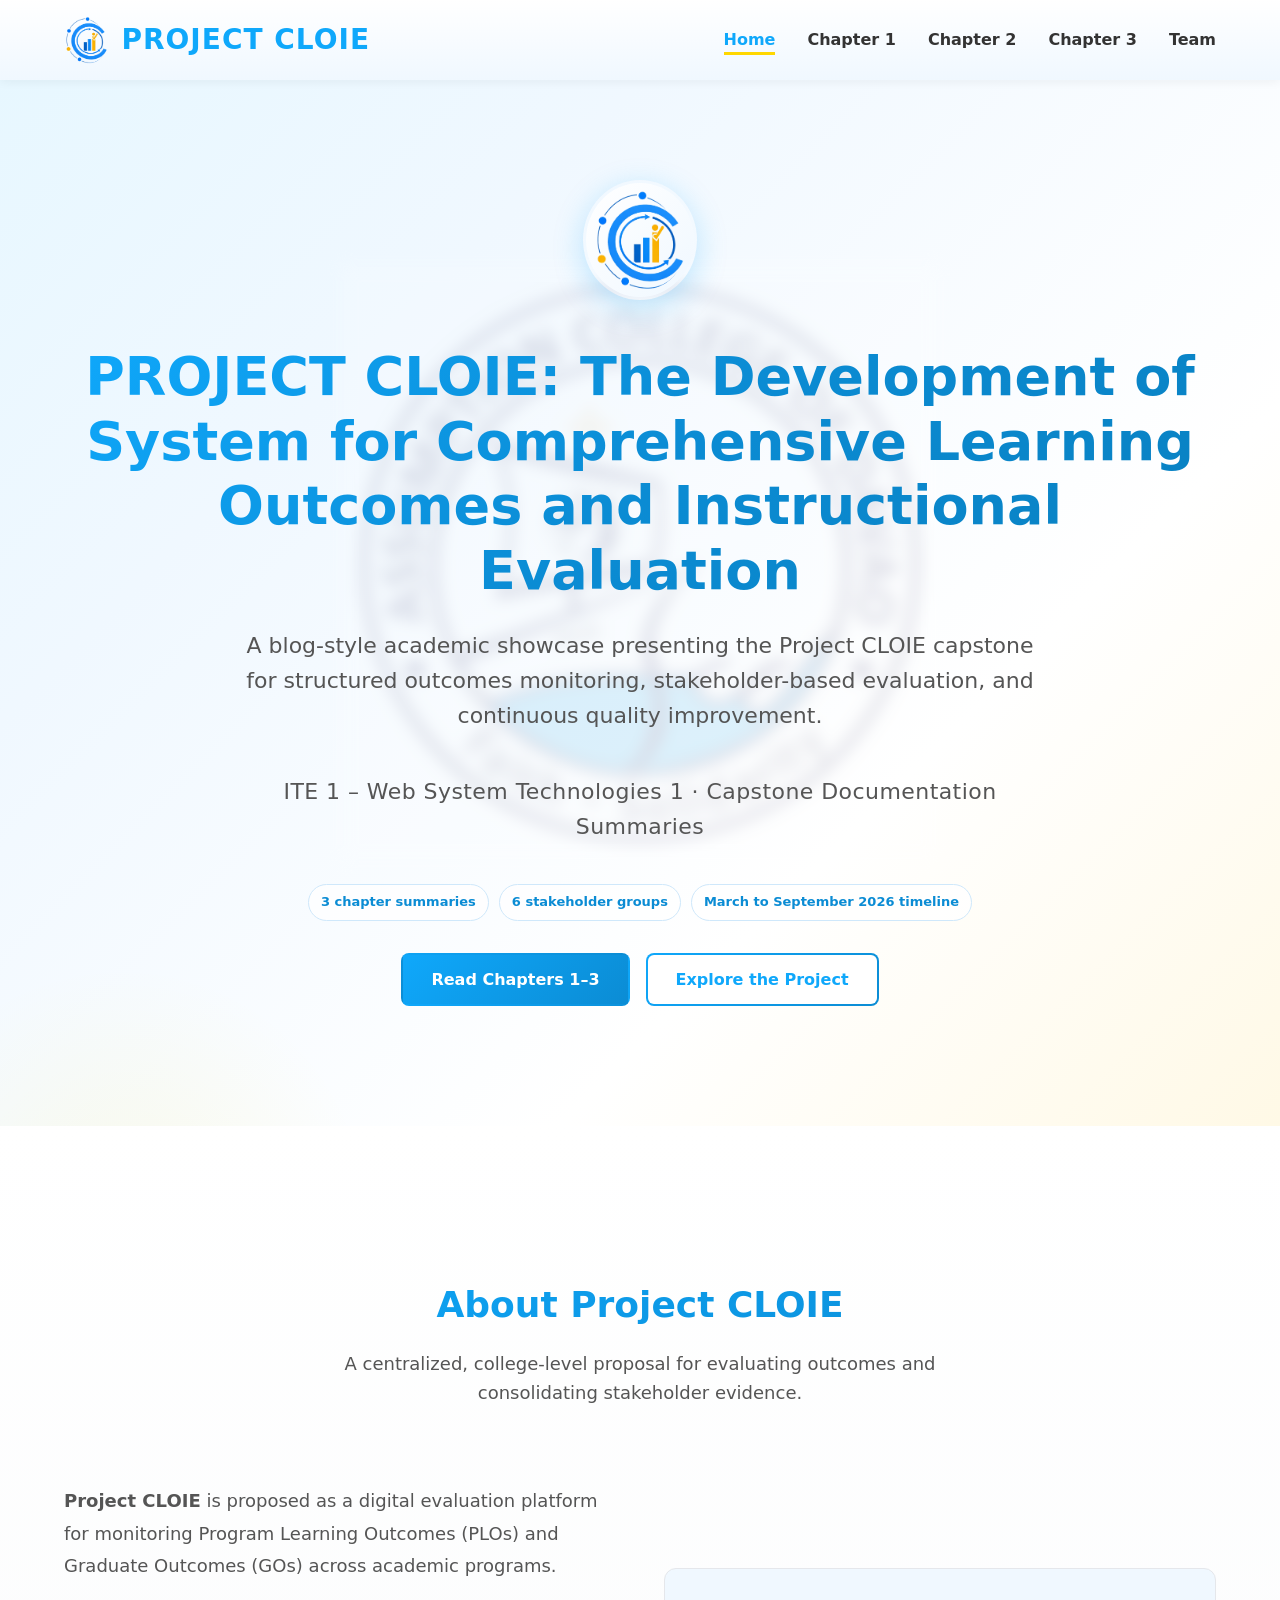
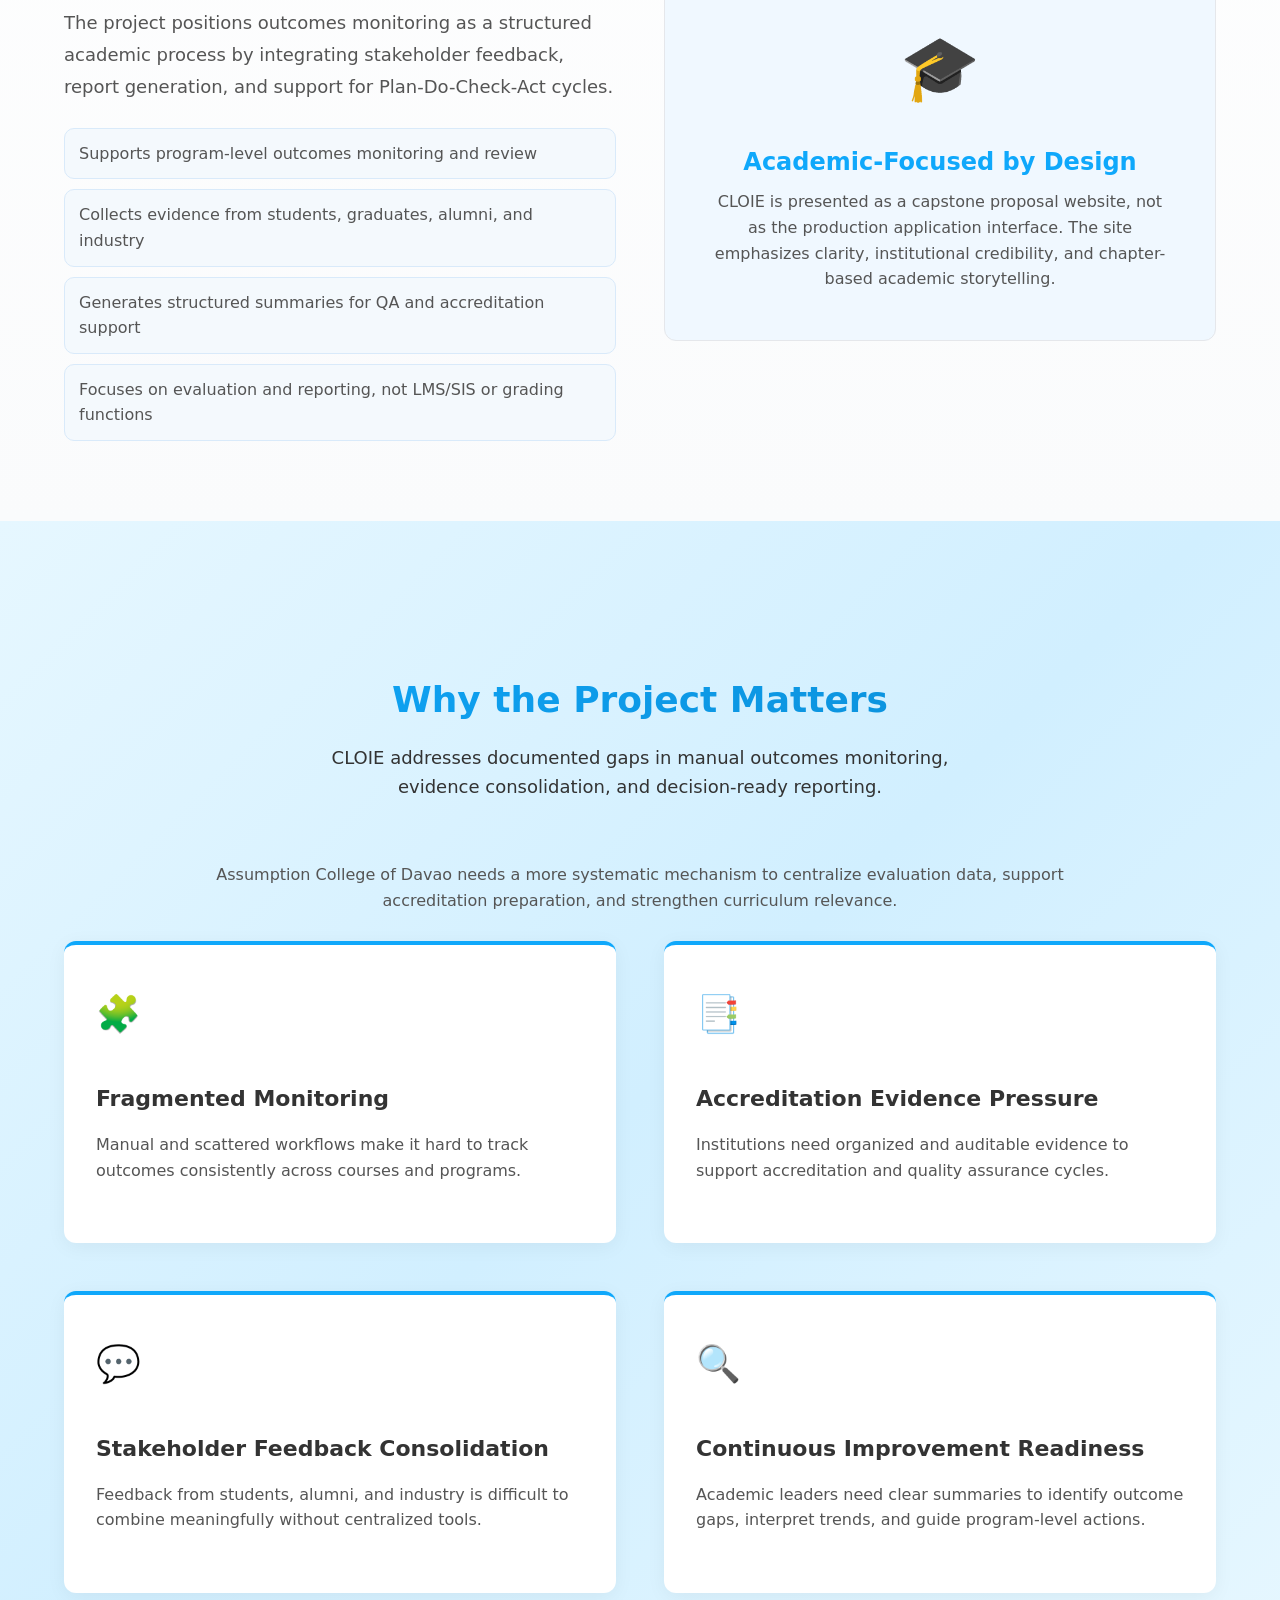
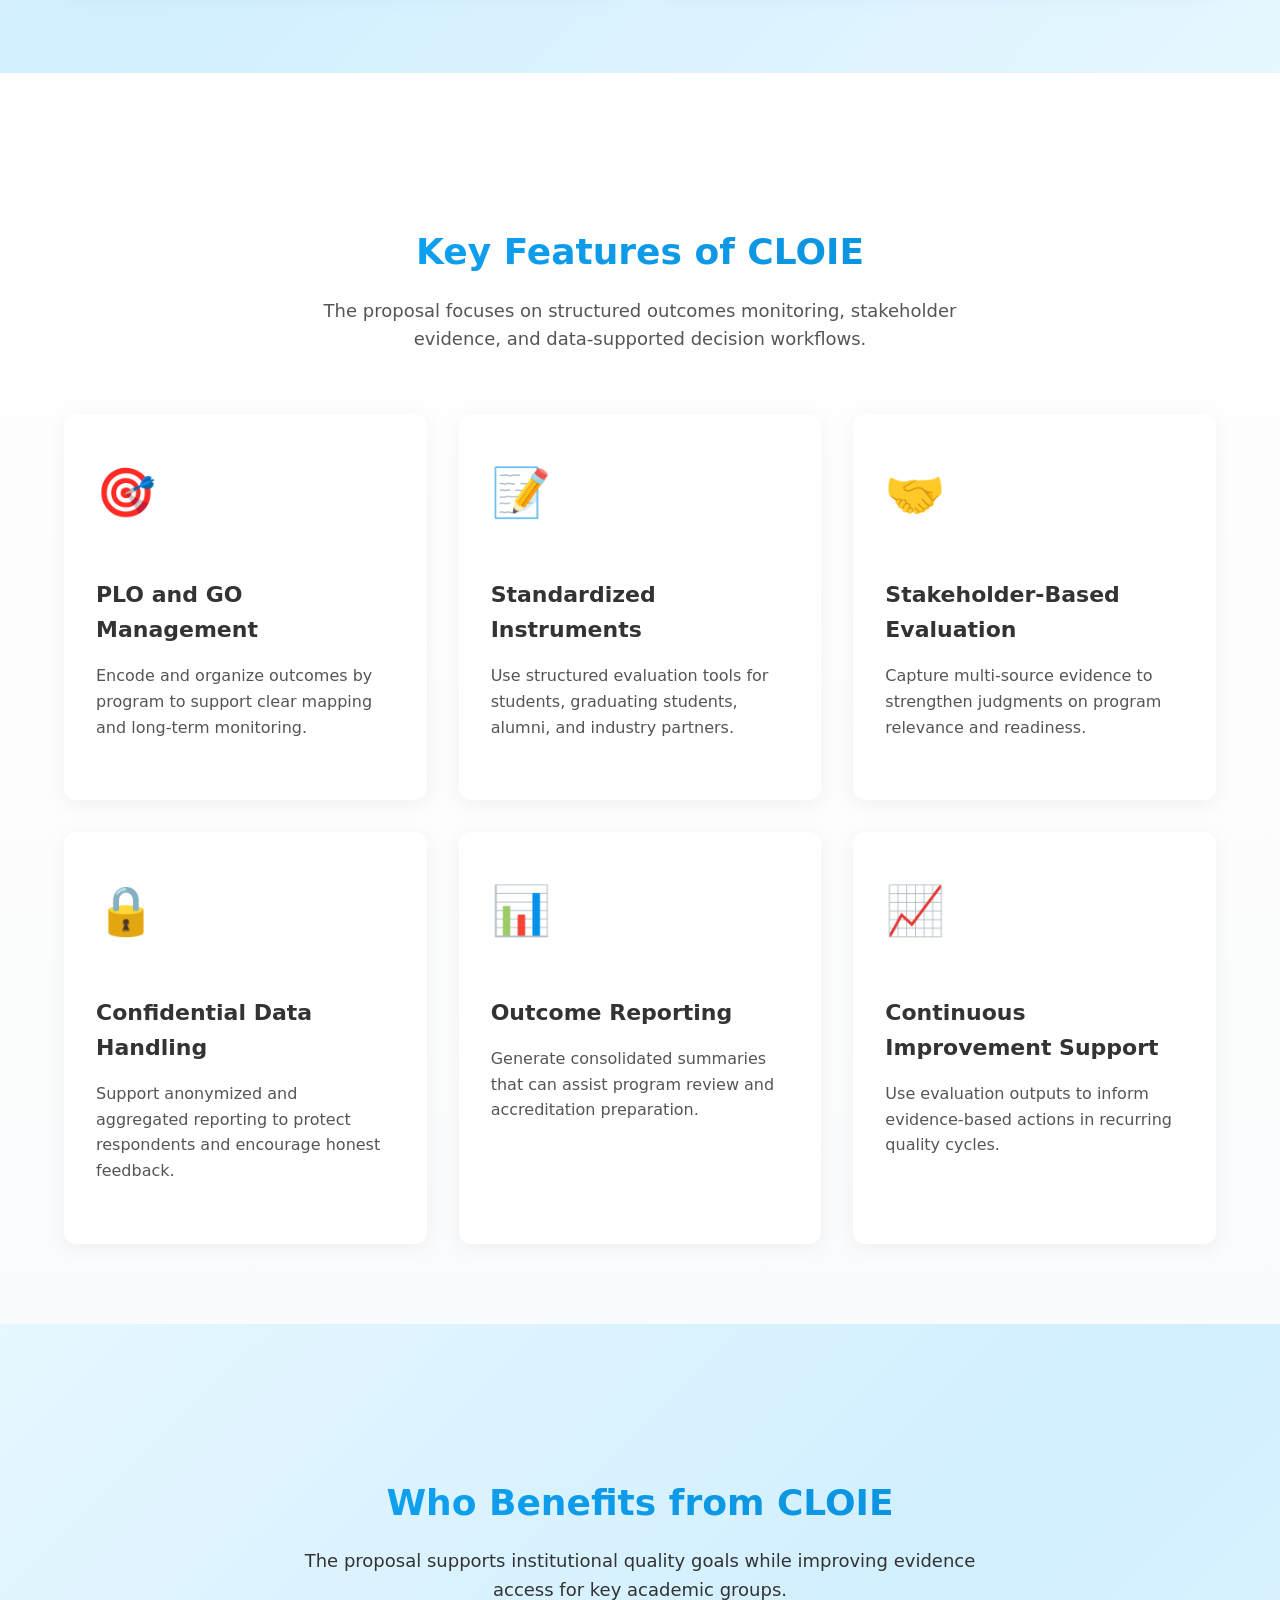
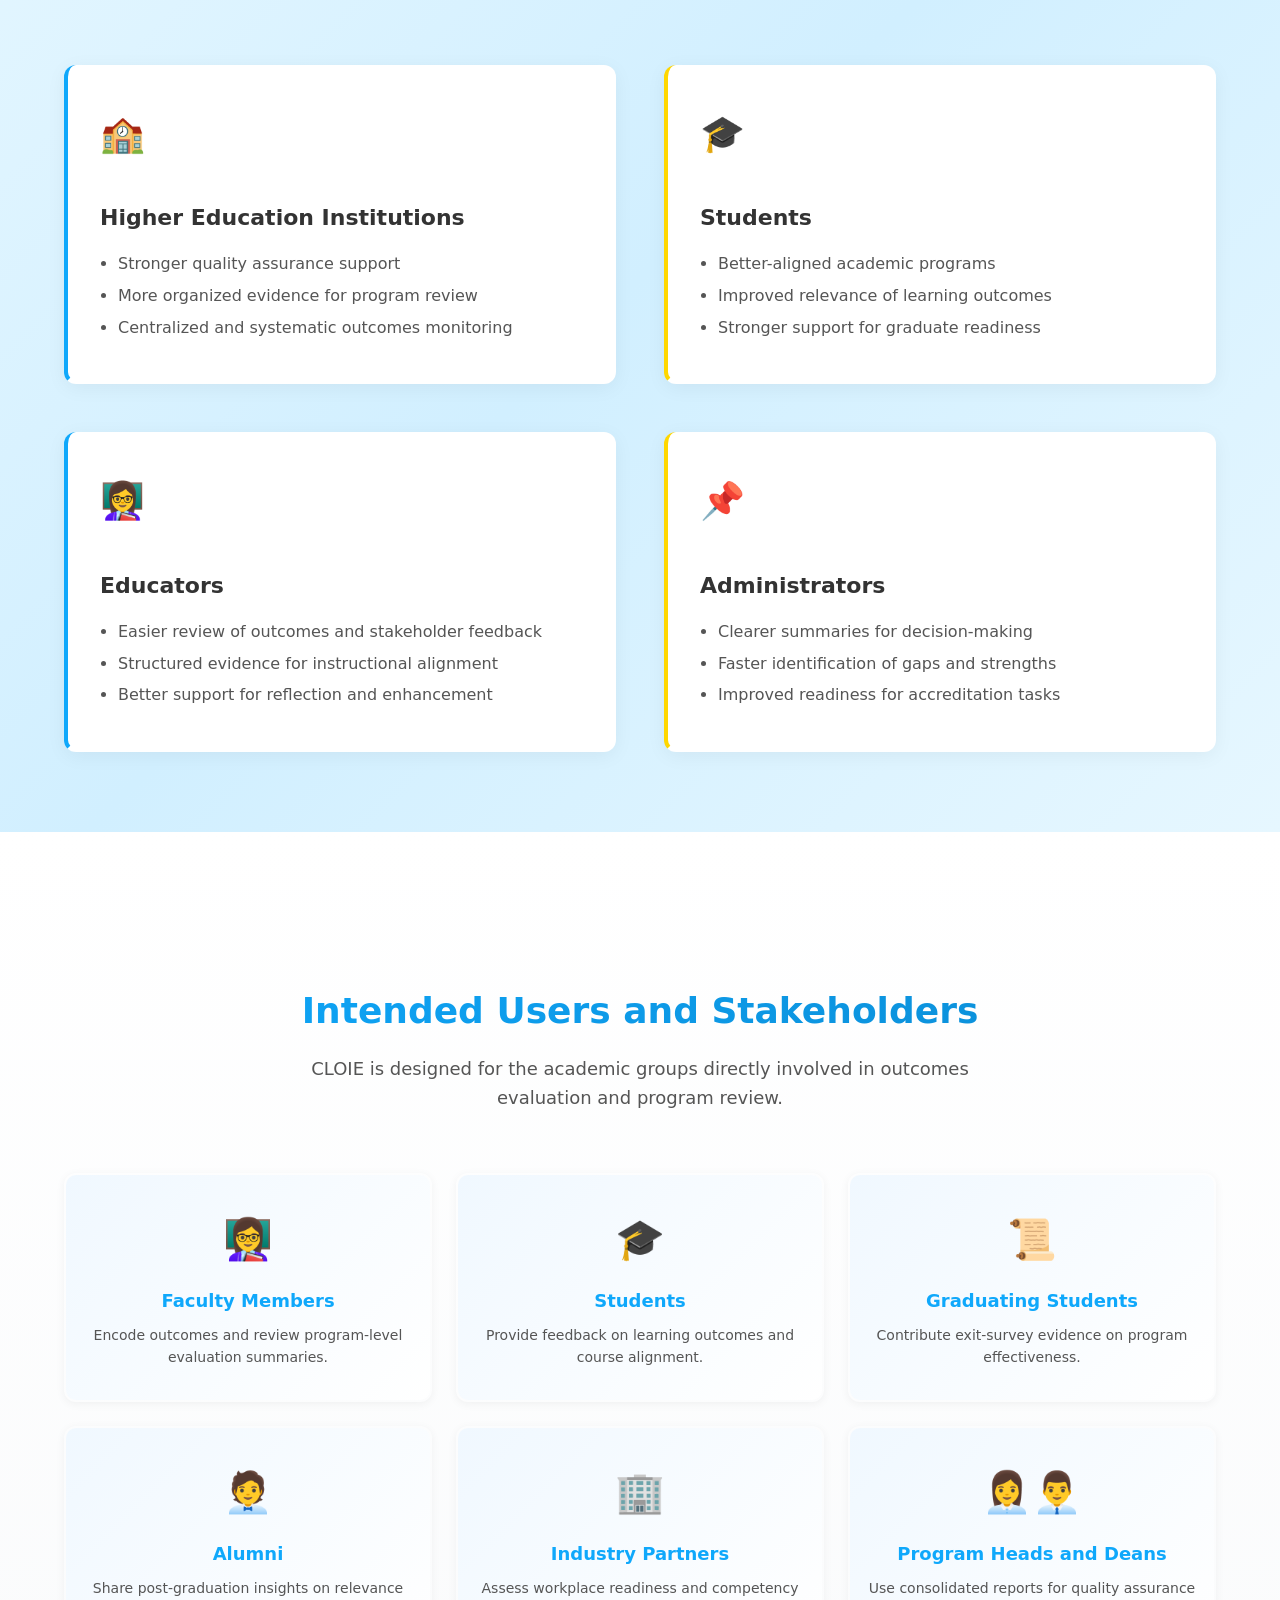
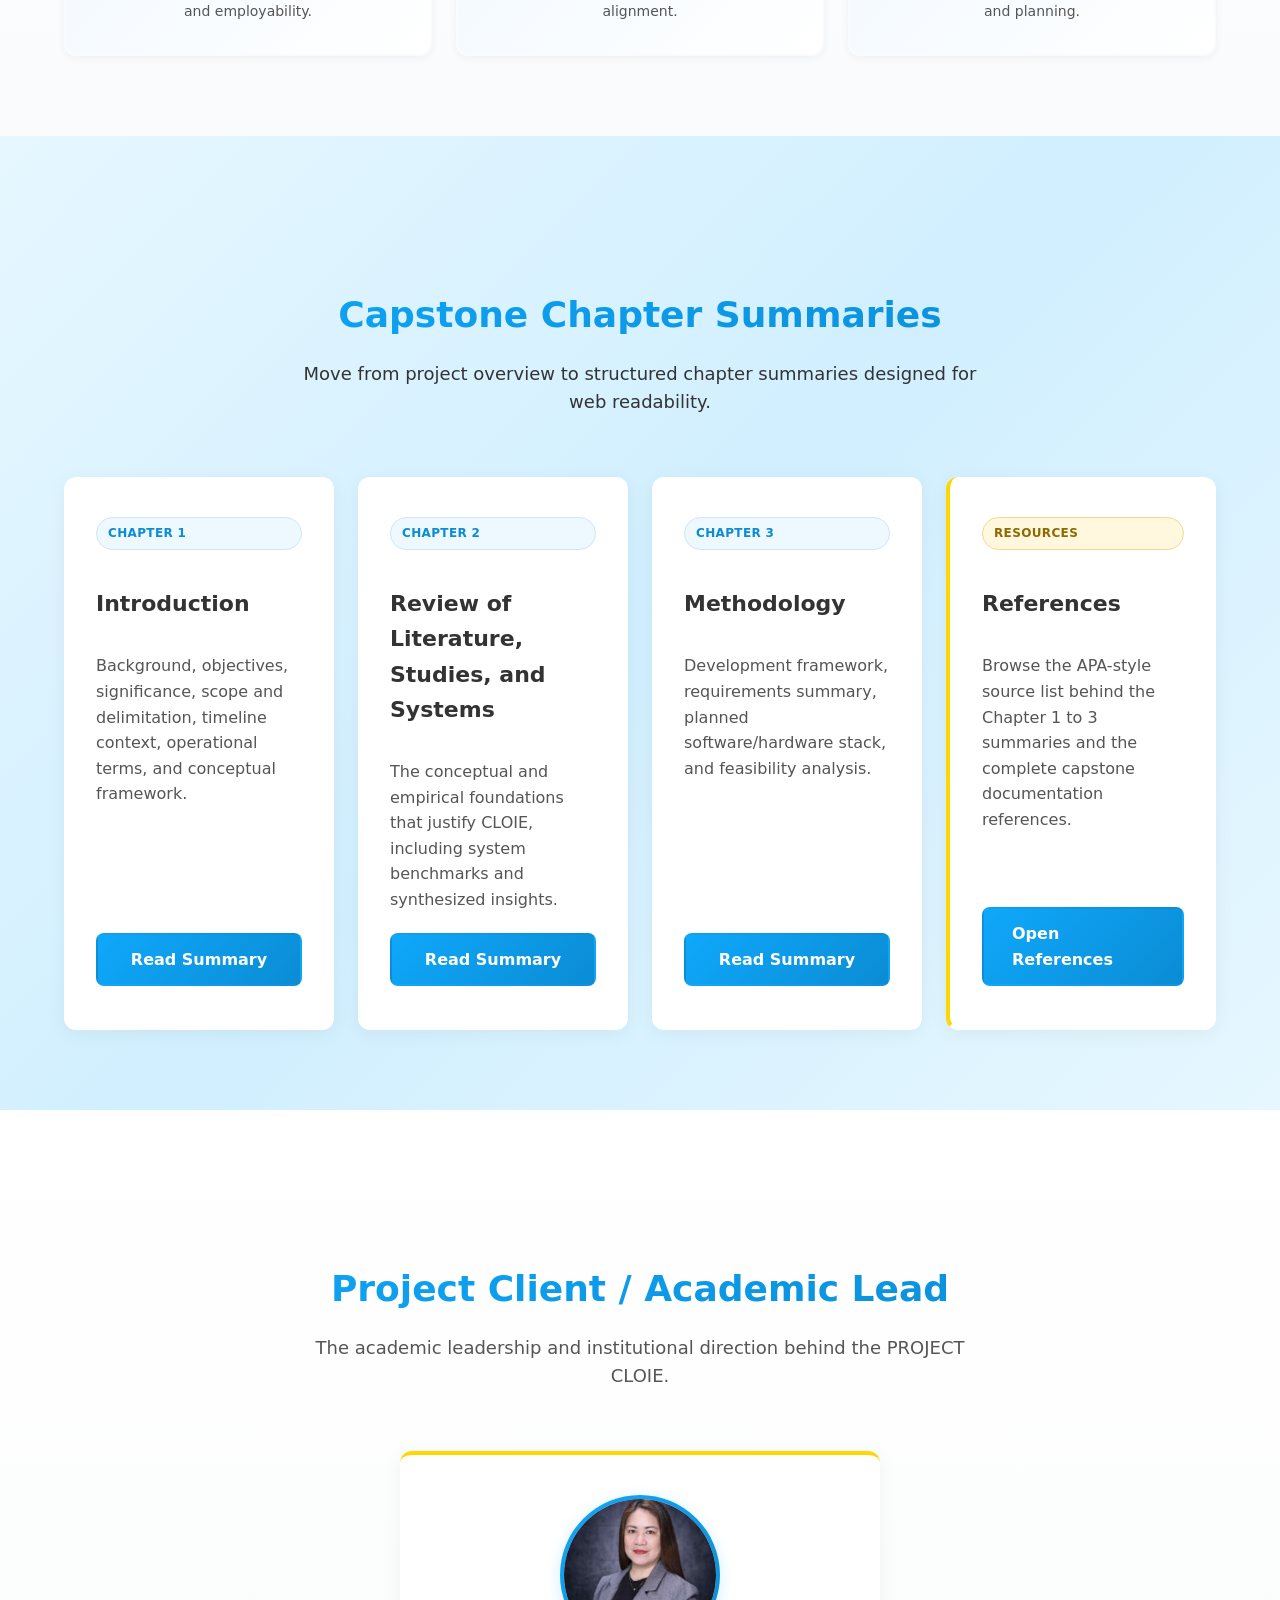
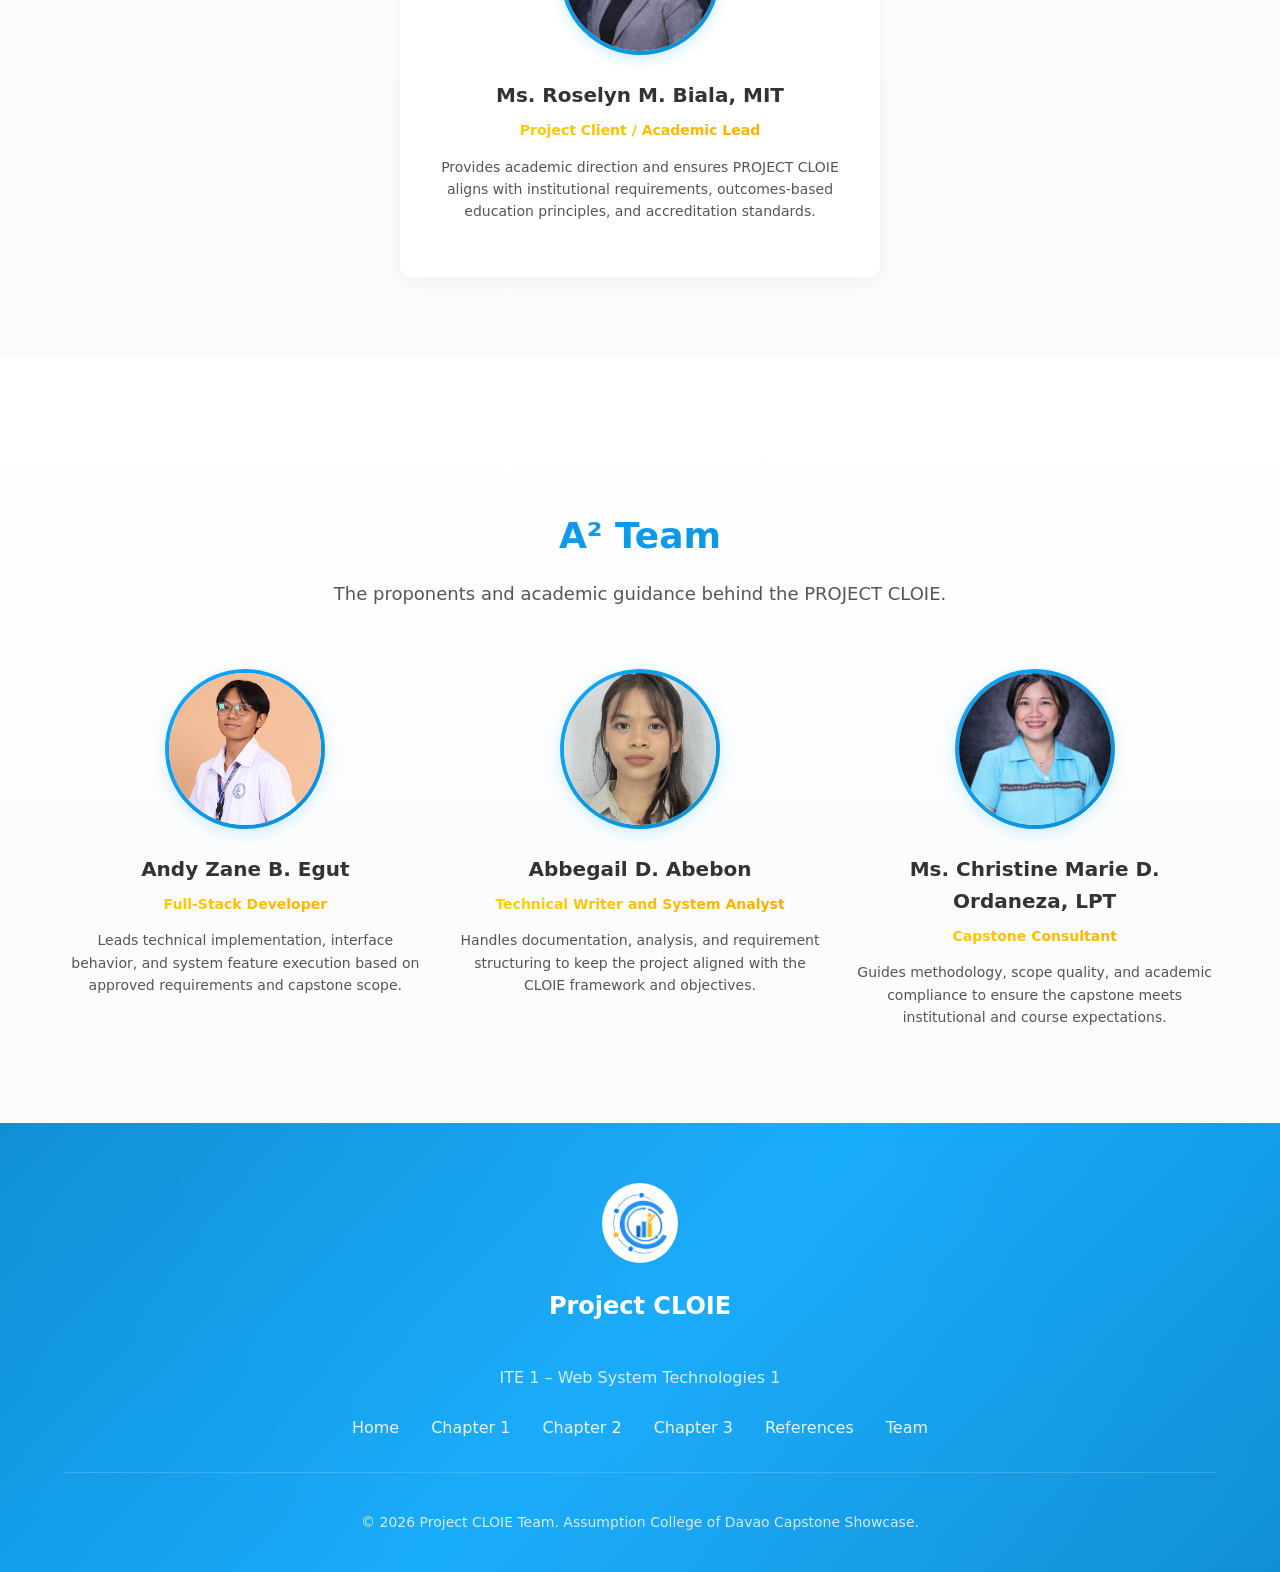
<file: index.html>
<!DOCTYPE html>
<html lang="en">
<head>
  <meta charset="UTF-8">
  <meta name="viewport" content="width=device-width, initial-scale=1.0">
  <title>PROJECT CLOIE</title>
  <link rel="shortcut icon" href="assets/cloie-logo.png" type="image/png">
  <link rel="stylesheet" href="css/style.css">
  <link rel="stylesheet" href="css/home.css">
</head>
<body id="top">
  <header class="v-header">
    <div class="page-container v-nav">
      <a href="index.html" class="v-logo-container">
        <img src="assets/cloie-logo.png" alt="CLOIE logo" class="v-brand-logo">
        <span class="v-logo-text">PROJECT CLOIE</span>
      </a>
      <ul class="v-nav-links">
        <li><a href="index.html" class="v-nav-link">Home</a></li>
        <li><a href="chapter1.html" class="v-nav-link">Chapter 1</a></li>
        <li><a href="chapter2.html" class="v-nav-link">Chapter 2</a></li>
        <li><a href="chapter3.html" class="v-nav-link">Chapter 3</a></li>
        <li><a href="index.html#team" class="v-nav-link">Team</a></li>
      </ul>
      <button class="v-mobile-toggle" aria-label="Toggle Navigation">☰</button>
    </div>
  </header>

  <main>
    <section id="hero" class="v-hero v-section">
      <div class="v-hero-watermark"></div>

      <div class="page-container v-reveal v-hero-content">
        <div class="v-hero-logo-wrapper">
          <img src="assets/cloie-logo.png" alt="CLOIE logo" class="v-hero-logo">
        </div>
        <h1>PROJECT CLOIE: The Development of System for Comprehensive Learning Outcomes and Instructional Evaluation</h1>
        <p>A blog-style academic showcase presenting the Project CLOIE capstone for structured outcomes monitoring, stakeholder-based evaluation, and continuous quality improvement.</p>
        <p class="v-hero-subline">ITE 1 – Web System Technologies 1 · Capstone Documentation Summaries</p>
        <div class="v-hero-chip-row" aria-label="Project highlights">
          <span class="v-hero-chip">3 chapter summaries</span>
          <span class="v-hero-chip">6 stakeholder groups</span>
          <span class="v-hero-chip">March to September 2026 timeline</span>
        </div>
        <div class="v-hero-actions">
          <a href="#chapter-preview" class="v-btn v-btn-primary">Read Chapters 1–3</a>
          <a href="#about" class="v-btn v-btn-outline">Explore the Project</a>
        </div>
      </div>
    </section>

    <section id="about" class="v-section v-bg-white">
      <div class="page-container">
        <h2 class="v-section-title v-reveal">About Project CLOIE</h2>
        <p class="v-section-subtitle v-reveal">A centralized, college-level proposal for evaluating outcomes and consolidating stakeholder evidence.</p>

        <div class="v-grid-2 v-reveal">
          <div>
            <p class="v-about-text"><strong>Project CLOIE</strong> is proposed as a digital evaluation platform for monitoring Program Learning Outcomes (PLOs) and Graduate Outcomes (GOs) across academic programs.</p>
            <p class="v-about-text">The project positions outcomes monitoring as a structured academic process by integrating stakeholder feedback, report generation, and support for Plan-Do-Check-Act cycles.</p>
            <ul class="v-about-highlights">
              <li>Supports program-level outcomes monitoring and review</li>
              <li>Collects evidence from students, graduates, alumni, and industry</li>
              <li>Generates structured summaries for QA and accreditation support</li>
              <li>Focuses on evaluation and reporting, not LMS/SIS or grading functions</li>
            </ul>
          </div>
          <div class="v-about-panel">
            <span class="v-about-panel-icon">🎓</span>
            <h3 class="v-about-panel-title">Academic-Focused by Design</h3>
            <p class="v-about-panel-text">CLOIE is presented as a capstone proposal website, not as the production application interface. The site emphasizes clarity, institutional credibility, and chapter-based academic storytelling.</p>
          </div>
        </div>
      </div>
    </section>

    <section id="problem" class="v-section v-bg-gradient-blue">
      <div class="page-container">
        <h2 class="v-section-title v-reveal">Why the Project Matters</h2>
        <p class="v-section-subtitle v-reveal">CLOIE addresses documented gaps in manual outcomes monitoring, evidence consolidation, and decision-ready reporting.</p>
        <p class="v-problem-lead v-reveal">Assumption College of Davao needs a more systematic mechanism to centralize evaluation data, support accreditation preparation, and strengthen curriculum relevance.</p>

        <div class="v-grid-2 v-reveal">
          <article class="v-card v-card--problem">
            <span class="v-card-icon v-card-icon--md">🧩</span>
            <h3 class="v-card-title--blue">Fragmented Monitoring</h3>
            <p>Manual and scattered workflows make it hard to track outcomes consistently across courses and programs.</p>
          </article>
          <article class="v-card v-card--problem">
            <span class="v-card-icon v-card-icon--md">📑</span>
            <h3 class="v-card-title--blue">Accreditation Evidence Pressure</h3>
            <p>Institutions need organized and auditable evidence to support accreditation and quality assurance cycles.</p>
          </article>
          <article class="v-card v-card--problem">
            <span class="v-card-icon v-card-icon--md">💬</span>
            <h3 class="v-card-title--blue">Stakeholder Feedback Consolidation</h3>
            <p>Feedback from students, alumni, and industry is difficult to combine meaningfully without centralized tools.</p>
          </article>
          <article class="v-card v-card--problem">
            <span class="v-card-icon v-card-icon--md">🔍</span>
            <h3 class="v-card-title--blue">Continuous Improvement Readiness</h3>
            <p>Academic leaders need clear summaries to identify outcome gaps, interpret trends, and guide program-level actions.</p>
          </article>
        </div>
      </div>
    </section>

    <section id="features" class="v-section v-bg-white">
      <div class="page-container">
        <h2 class="v-section-title v-reveal">Key Features of CLOIE</h2>
        <p class="v-section-subtitle v-reveal">The proposal focuses on structured outcomes monitoring, stakeholder evidence, and data-supported decision workflows.</p>

        <div class="v-grid-3 v-reveal">
          <article class="v-card">
            <span class="v-card-icon">🎯</span>
            <h3>PLO and GO Management</h3>
            <p>Encode and organize outcomes by program to support clear mapping and long-term monitoring.</p>
          </article>
          <article class="v-card">
            <span class="v-card-icon">📝</span>
            <h3>Standardized Instruments</h3>
            <p>Use structured evaluation tools for students, graduating students, alumni, and industry partners.</p>
          </article>
          <article class="v-card">
            <span class="v-card-icon">🤝</span>
            <h3>Stakeholder-Based Evaluation</h3>
            <p>Capture multi-source evidence to strengthen judgments on program relevance and readiness.</p>
          </article>
          <article class="v-card">
            <span class="v-card-icon">🔒</span>
            <h3>Confidential Data Handling</h3>
            <p>Support anonymized and aggregated reporting to protect respondents and encourage honest feedback.</p>
          </article>
          <article class="v-card">
            <span class="v-card-icon">📊</span>
            <h3>Outcome Reporting</h3>
            <p>Generate consolidated summaries that can assist program review and accreditation preparation.</p>
          </article>
          <article class="v-card">
            <span class="v-card-icon">📈</span>
            <h3>Continuous Improvement Support</h3>
            <p>Use evaluation outputs to inform evidence-based actions in recurring quality cycles.</p>
          </article>
        </div>
      </div>
    </section>

    <section id="benefits" class="v-section v-bg-gradient-blue">
      <div class="page-container">
        <h2 class="v-section-title v-reveal">Who Benefits from CLOIE</h2>
        <p class="v-section-subtitle v-reveal">The proposal supports institutional quality goals while improving evidence access for key academic groups.</p>

        <div class="v-grid-2 v-grid-align-start v-reveal">
          <article class="v-card v-card--benefit-blue">
            <span class="v-card-icon v-card-icon--md">🏫</span>
            <h3 class="v-card-title--benefit">Higher Education Institutions</h3>
            <ul class="v-benefit-list">
              <li>Stronger quality assurance support</li>
              <li>More organized evidence for program review</li>
              <li>Centralized and systematic outcomes monitoring</li>
            </ul>
          </article>
          <article class="v-card v-card--benefit-gold">
            <span class="v-card-icon v-card-icon--md">🎓</span>
            <h3 class="v-card-title--benefit">Students</h3>
            <ul class="v-benefit-list">
              <li>Better-aligned academic programs</li>
              <li>Improved relevance of learning outcomes</li>
              <li>Stronger support for graduate readiness</li>
            </ul>
          </article>
          <article class="v-card v-card--benefit-blue">
            <span class="v-card-icon v-card-icon--md">👩‍🏫</span>
            <h3 class="v-card-title--benefit">Educators</h3>
            <ul class="v-benefit-list">
              <li>Easier review of outcomes and stakeholder feedback</li>
              <li>Structured evidence for instructional alignment</li>
              <li>Better support for reflection and enhancement</li>
            </ul>
          </article>
          <article class="v-card v-card--benefit-gold">
            <span class="v-card-icon v-card-icon--md">📌</span>
            <h3 class="v-card-title--benefit">Administrators</h3>
            <ul class="v-benefit-list">
              <li>Clearer summaries for decision-making</li>
              <li>Faster identification of gaps and strengths</li>
              <li>Improved readiness for accreditation tasks</li>
            </ul>
          </article>
        </div>
      </div>
    </section>

    <section id="stakeholders" class="v-section v-bg-white">
      <div class="page-container">
        <h2 class="v-section-title v-reveal">Intended Users and Stakeholders</h2>
        <p class="v-section-subtitle v-reveal">CLOIE is designed for the academic groups directly involved in outcomes evaluation and program review.</p>

        <div class="v-stakeholder-grid v-reveal">
          <article class="v-stakeholder-card">
            <span class="v-stakeholder-icon">👩‍🏫</span>
            <h3>Faculty Members</h3>
            <p>Encode outcomes and review program-level evaluation summaries.</p>
          </article>
          <article class="v-stakeholder-card">
            <span class="v-stakeholder-icon">🎓</span>
            <h3>Students</h3>
            <p>Provide feedback on learning outcomes and course alignment.</p>
          </article>
          <article class="v-stakeholder-card">
            <span class="v-stakeholder-icon">📜</span>
            <h3>Graduating Students</h3>
            <p>Contribute exit-survey evidence on program effectiveness.</p>
          </article>
          <article class="v-stakeholder-card">
            <span class="v-stakeholder-icon">🧑‍💼</span>
            <h3>Alumni</h3>
            <p>Share post-graduation insights on relevance and employability.</p>
          </article>
          <article class="v-stakeholder-card">
            <span class="v-stakeholder-icon">🏢</span>
            <h3>Industry Partners</h3>
            <p>Assess workplace readiness and competency alignment.</p>
          </article>
          <article class="v-stakeholder-card">
            <span class="v-stakeholder-icon">👩‍💼👨‍💼</span>
            <h3>Program Heads and Deans</h3>
            <p>Use consolidated reports for quality assurance and planning.</p>
          </article>
        </div>
      </div>
    </section>

    <section id="chapter-preview" class="v-section v-bg-gradient-blue">
      <div class="page-container">
        <h2 class="v-section-title v-reveal">Capstone Chapter Summaries</h2>
        <p class="v-section-subtitle v-reveal">Move from project overview to structured chapter summaries designed for web readability.</p>

        <div class="v-grid-3 v-chapter-preview-grid v-reveal">
          <article class="v-card">
            <span class="v-chapter-badge">Chapter 1</span>
            <h3>Introduction</h3>
            <p>Background, objectives, significance, scope and delimitation, timeline context, operational terms, and conceptual framework.</p>
            <a href="chapter1.html" class="v-btn v-btn-primary v-card-cta">Read Summary</a>
          </article>
          <article class="v-card">
            <span class="v-chapter-badge">Chapter 2</span>
            <h3>Review of Literature, Studies, and Systems</h3>
            <p>The conceptual and empirical foundations that justify CLOIE, including system benchmarks and synthesized insights.</p>
            <a href="chapter2.html" class="v-btn v-btn-primary v-card-cta">Read Summary</a>
          </article>
          <article class="v-card">
            <span class="v-chapter-badge">Chapter 3</span>
            <h3>Methodology</h3>
            <p>Development framework, requirements summary, planned software/hardware stack, and feasibility analysis.</p>
            <a href="chapter3.html" class="v-btn v-btn-primary v-card-cta">Read Summary</a>
          </article>
          <article class="v-card v-card--references">
            <span class="v-chapter-badge v-chapter-badge--resource">Resources</span>
            <h3>References</h3>
            <p>Browse the APA-style source list behind the Chapter 1 to 3 summaries and the complete capstone documentation references.</p>
            <a href="references.html" class="v-btn v-btn-primary v-card-cta">Open References</a>
          </article>
        </div>
      </div>
    </section>

    <section id="sponsor" class="v-section v-bg-white">
      <div class="page-container">
        <h2 class="v-section-title v-reveal">Project Client / Academic Lead</h2>
        <p class="v-section-subtitle v-reveal">The academic leadership and institutional direction behind the PROJECT CLOIE.</p>

        <div class="v-sponsor-grid v-reveal">
          <article class="v-team-card v-sponsor-card">
            <img src="assets/client.png" alt="Client" class="v-team-photo">
            <h3 class="v-team-name">Ms. Roselyn M. Biala, MIT</h3>
            <div class="v-team-role">Project Client / Academic Lead</div>
            <p class="v-team-bio">Provides academic direction and ensures PROJECT CLOIE aligns with institutional requirements, outcomes-based education principles, and accreditation standards.</p>
          </article>
        </div>
      </div>
    </section>

    <section id="team" class="v-section v-bg-white">
      <div class="page-container">
        <h2 class="v-section-title v-reveal">A² Team</h2>
        <p class="v-section-subtitle v-reveal">The proponents and academic guidance behind the PROJECT CLOIE.</p>

        <div class="v-team-grid v-reveal">
          <article class="v-team-card">
            <img src="assets/member1.png" alt="Team Member 1" class="v-team-photo">
            <h3 class="v-team-name">Andy Zane B. Egut</h3>
            <div class="v-team-role">Full-Stack Developer</div>
            <p class="v-team-bio">Leads technical implementation, interface behavior, and system feature execution based on approved requirements and capstone scope.</p>
          </article>
          <article class="v-team-card">
            <img src="assets/member2.png" alt="Team Member 2" class="v-team-photo">
            <h3 class="v-team-name">Abbegail D. Abebon</h3>
            <div class="v-team-role">Technical Writer and System Analyst</div>
            <p class="v-team-bio">Handles documentation, analysis, and requirement structuring to keep the project aligned with the CLOIE framework and objectives.</p>
          </article>
          <article class="v-team-card">
            <img src="assets/consultant.png" alt="Capstone Consultant" class="v-team-photo">
            <h3 class="v-team-name">Ms. Christine Marie D. Ordaneza, LPT</h3>
            <div class="v-team-role">Capstone Consultant</div>
            <p class="v-team-bio">Guides methodology, scope quality, and academic compliance to ensure the capstone meets institutional and course expectations.</p>
          </article>
        </div>
      </div>
    </section>
  </main>

  <footer class="v-footer">
    <div class="page-container">
      <div class="v-footer-brand-wrap">
        <img src="assets/cloie-logo.png" alt="CLOIE logo" class="v-footer-brand-img">
      </div>
      <a href="index.html" class="v-footer-logo v-footer-logo--sm">Project CLOIE</a>
      <p class="v-footer-course">ITE 1 – Web System Technologies 1</p>
      <div class="v-footer-links">
        <a href="index.html" class="v-footer-link">Home</a>
        <a href="chapter1.html" class="v-footer-link">Chapter 1</a>
        <a href="chapter2.html" class="v-footer-link">Chapter 2</a>
        <a href="chapter3.html" class="v-footer-link">Chapter 3</a>
        <a href="references.html" class="v-footer-link">References</a>
        <a href="index.html#team" class="v-footer-link">Team</a>
      </div>
      <div class="v-footer-bottom">
        <p>&copy; 2026 Project CLOIE Team. Assumption College of Davao Capstone Showcase.</p>
      </div>
    </div>
  </footer>

  <a href="#top" class="v-back-to-top" aria-label="Back to top">↑</a>

  <script src="js/script.js"></script>
  <script src="js/home.js"></script>
</body>
</html>
</file>
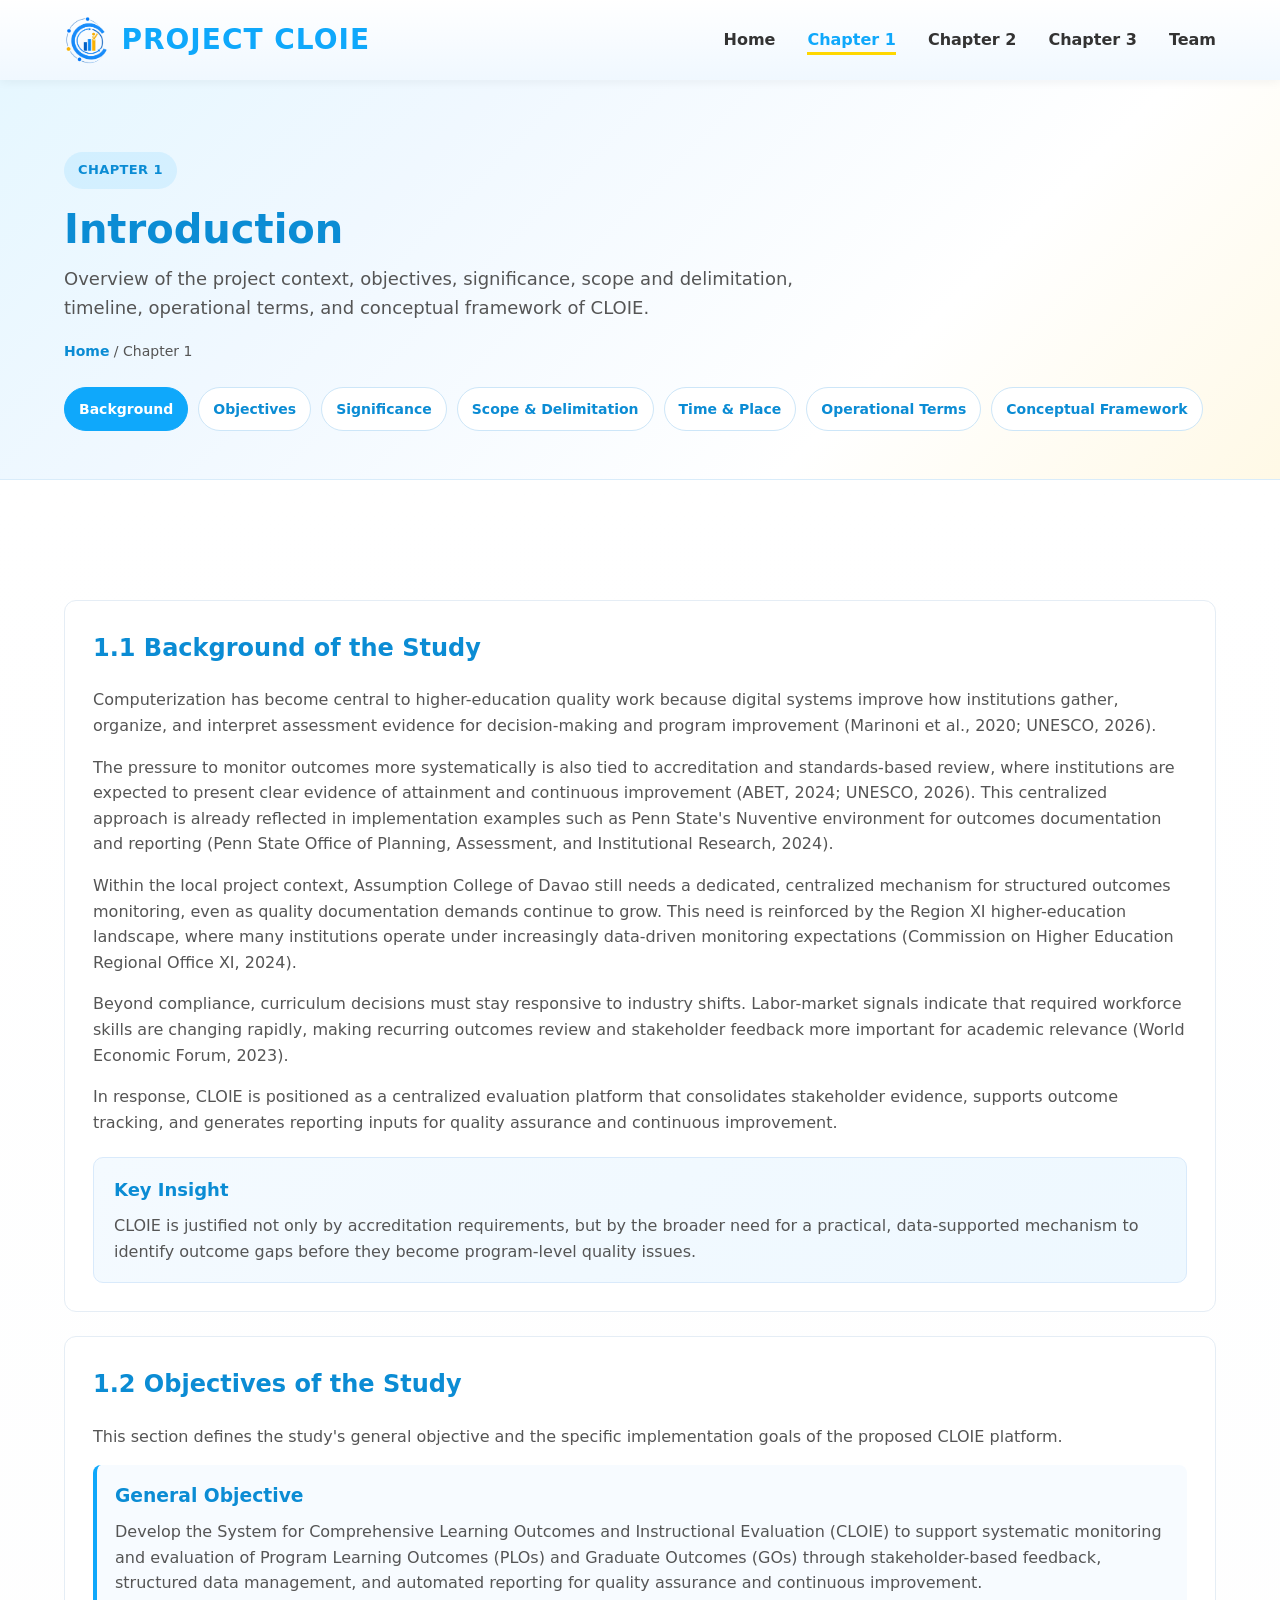
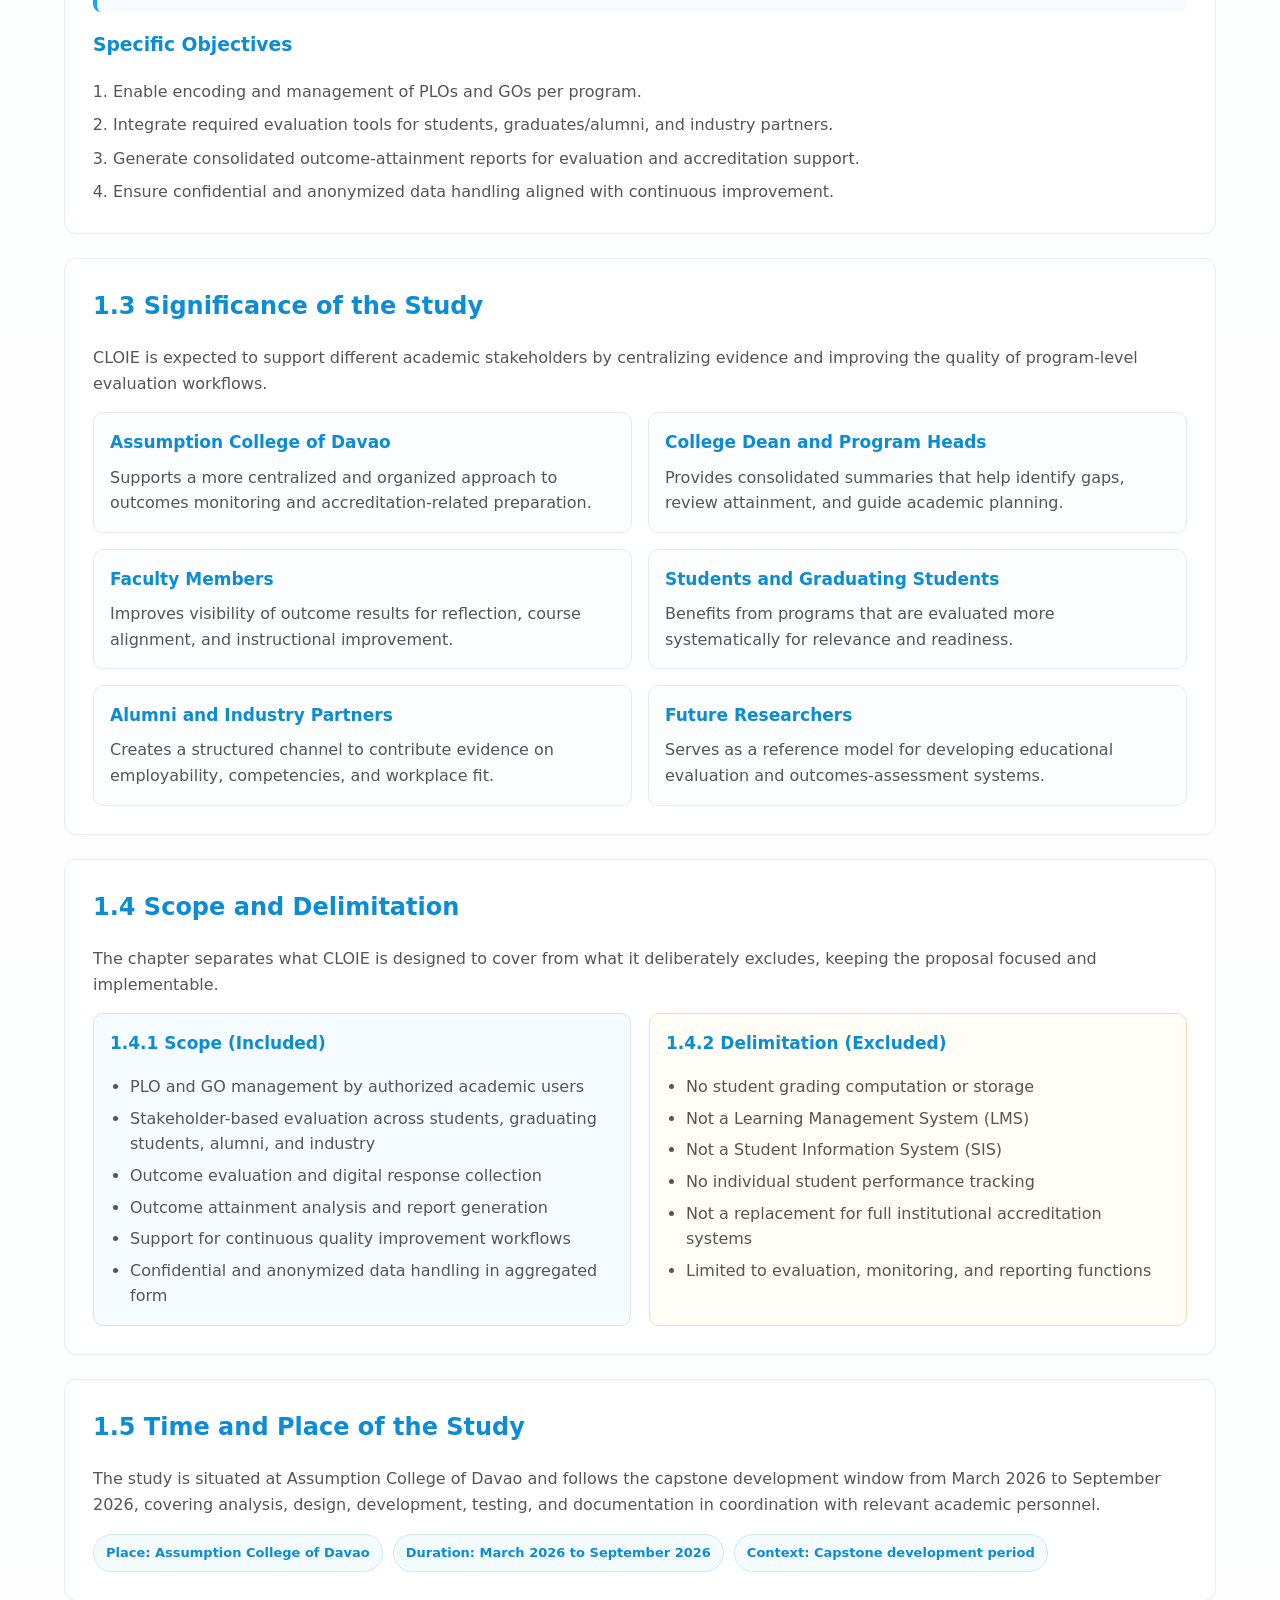
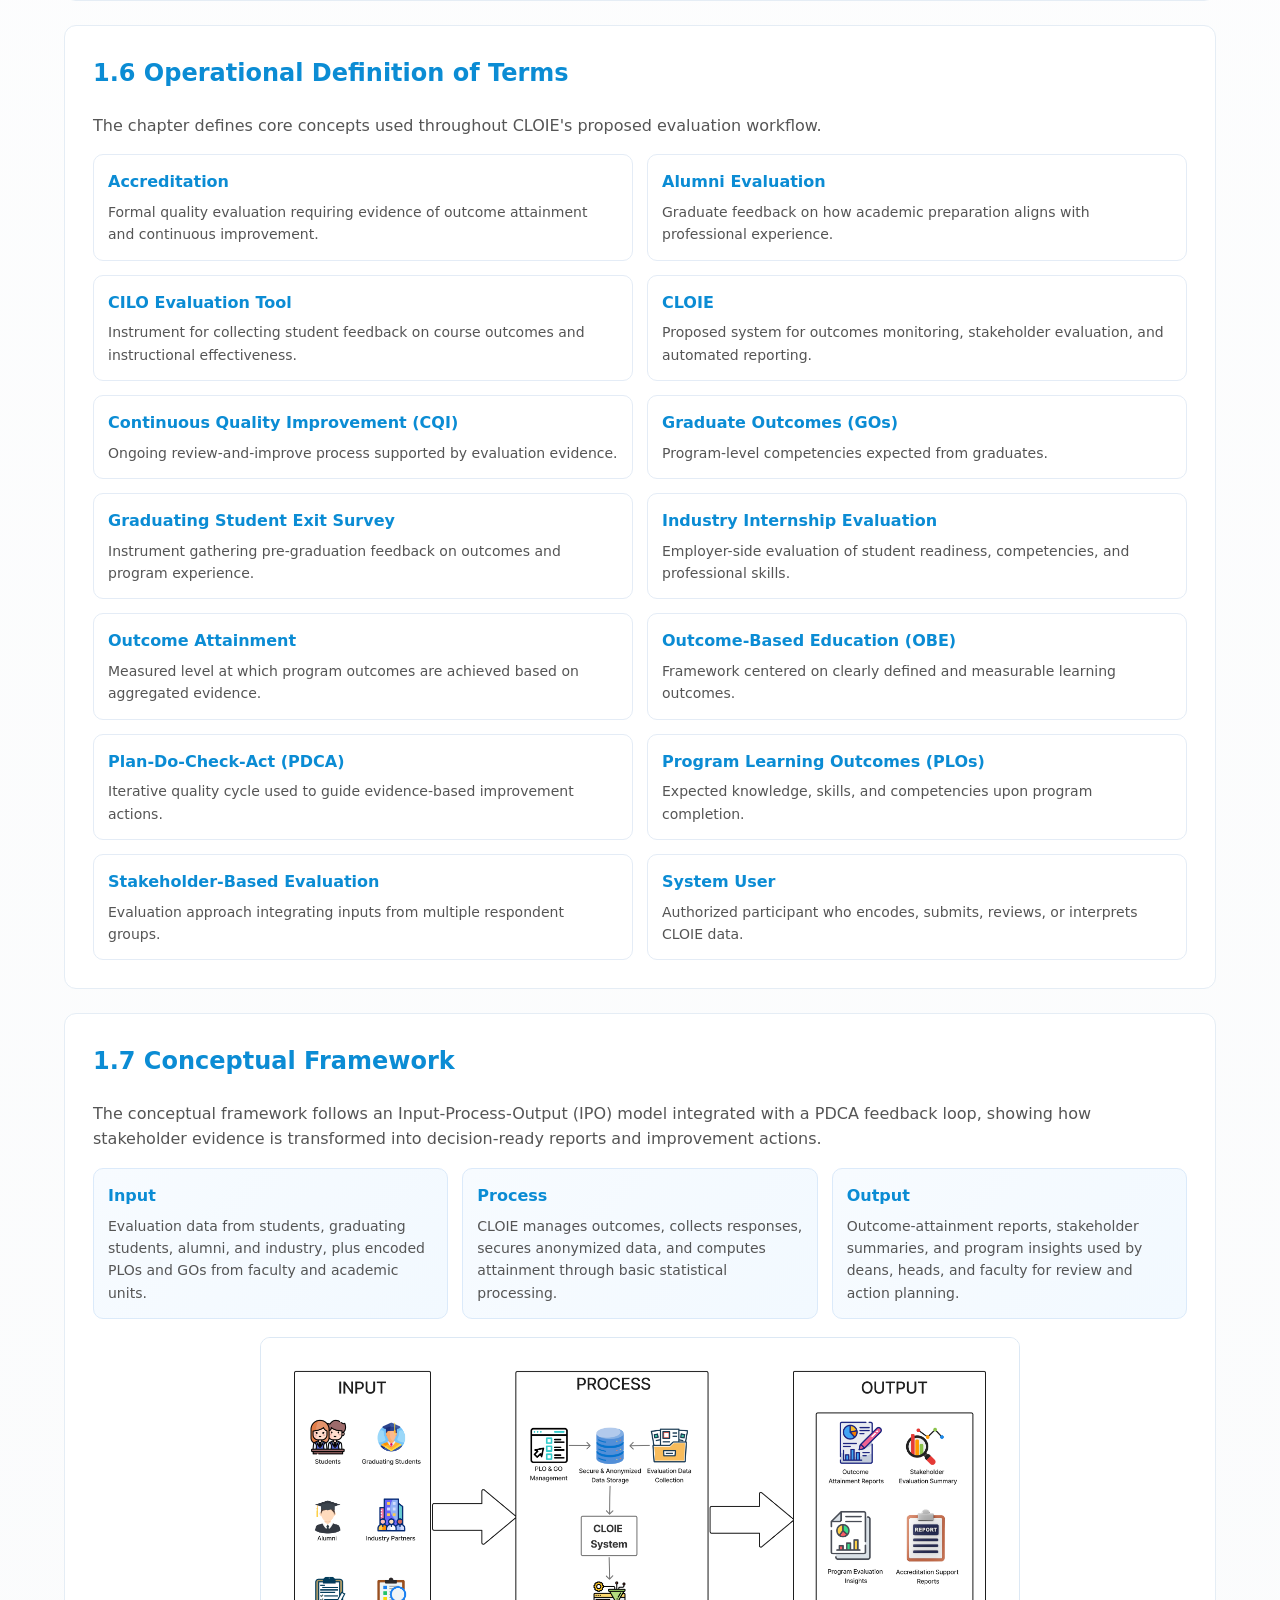
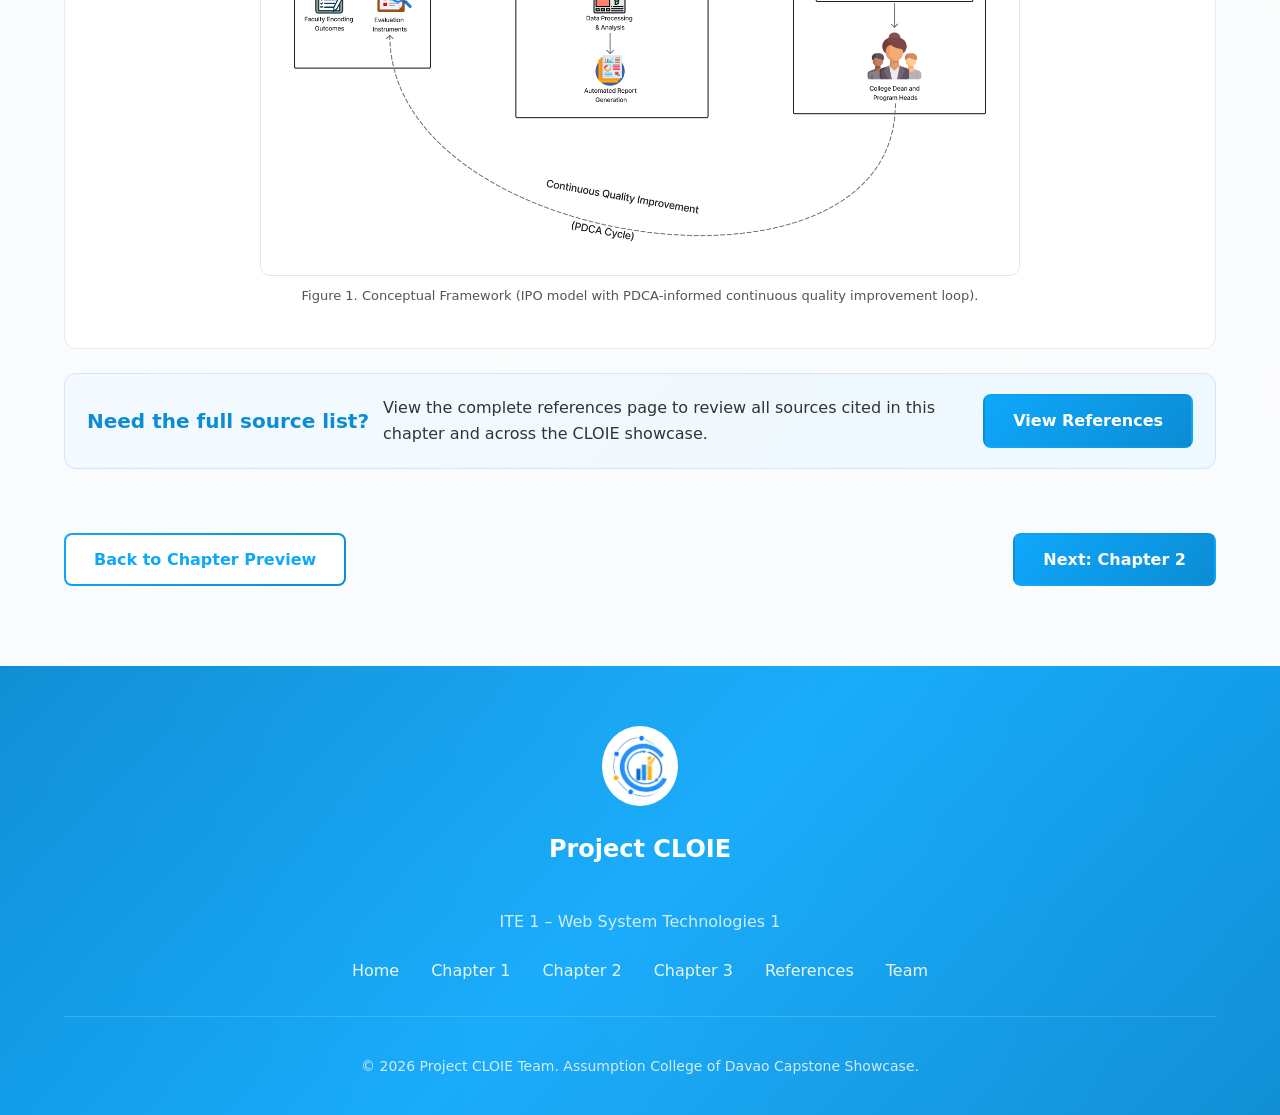
<file: chapter1.html>
<!DOCTYPE html>
<html lang="en">
<head>
  <meta charset="UTF-8">
  <meta name="viewport" content="width=device-width, initial-scale=1.0">
  <title>PROJECT CLOIE - Chapter 1</title>
  <link rel="shortcut icon" href="assets/cloie-logo.png" type="image/png">
  <link rel="stylesheet" href="css/style.css">
  <link rel="stylesheet" href="css/chapter.css">
</head>
<body id="top">
  <header class="v-header">
    <div class="page-container v-nav">
      <a href="index.html" class="v-logo-container">
        <img src="assets/cloie-logo.png" alt="PROJECT CLOIE logo" class="v-brand-logo">
        <span class="v-logo-text">PROJECT CLOIE</span>
      </a>
      <ul class="v-nav-links">
        <li><a href="index.html" class="v-nav-link">Home</a></li>
        <li><a href="chapter1.html" class="v-nav-link">Chapter 1</a></li>
        <li><a href="chapter2.html" class="v-nav-link">Chapter 2</a></li>
        <li><a href="chapter3.html" class="v-nav-link">Chapter 3</a></li>
        <li><a href="index.html#team" class="v-nav-link">Team</a></li>
      </ul>
      <button class="v-mobile-toggle" aria-label="Toggle Navigation">☰</button>
    </div>
  </header>

  <main class="v-page-main">
    <section class="v-page-banner">
      <div class="page-container v-reveal">
        <span class="v-page-label">Chapter 1</span>
        <h1 class="v-page-title">Introduction</h1>
        <p class="v-page-desc">Overview of the project context, objectives, significance, scope and delimitation, timeline, operational terms, and conceptual framework of CLOIE.</p>
        <p class="v-breadcrumb"><a href="index.html">Home</a> / Chapter 1</p>
        <div class="v-jump-links">
          <a class="v-jump-link" href="#background">Background</a>
          <a class="v-jump-link" href="#objectives">Objectives</a>
          <a class="v-jump-link" href="#significance">Significance</a>
          <a class="v-jump-link" href="#scope">Scope & Delimitation</a>
          <a class="v-jump-link" href="#time-place">Time & Place</a>
          <a class="v-jump-link" href="#terms">Operational Terms</a>
          <a class="v-jump-link" href="#framework">Conceptual Framework</a>
        </div>
      </div>
    </section>

    <section class="v-section v-bg-white">
      <div class="page-container v-article-grid">
        <article id="background" class="v-article-block v-reveal">
          <h2>1.1 Background of the Study</h2>
          <p>Computerization has become central to higher-education quality work because digital systems improve how institutions gather, organize, and interpret assessment evidence for decision-making and program improvement (Marinoni et al., 2020; UNESCO, 2026).</p>
          <p>The pressure to monitor outcomes more systematically is also tied to accreditation and standards-based review, where institutions are expected to present clear evidence of attainment and continuous improvement (ABET, 2024; UNESCO, 2026). This centralized approach is already reflected in implementation examples such as Penn State's Nuventive environment for outcomes documentation and reporting (Penn State Office of Planning, Assessment, and Institutional Research, 2024).</p>
          <p>Within the local project context, Assumption College of Davao still needs a dedicated, centralized mechanism for structured outcomes monitoring, even as quality documentation demands continue to grow. This need is reinforced by the Region XI higher-education landscape, where many institutions operate under increasingly data-driven monitoring expectations (Commission on Higher Education Regional Office XI, 2024).</p>
          <p>Beyond compliance, curriculum decisions must stay responsive to industry shifts. Labor-market signals indicate that required workforce skills are changing rapidly, making recurring outcomes review and stakeholder feedback more important for academic relevance (World Economic Forum, 2023).</p>
          <p>In response, CLOIE is positioned as a centralized evaluation platform that consolidates stakeholder evidence, supports outcome tracking, and generates reporting inputs for quality assurance and continuous improvement.</p>
          <div class="v-key-insight">
            <h3>Key Insight</h3>
            <p>CLOIE is justified not only by accreditation requirements, but by the broader need for a practical, data-supported mechanism to identify outcome gaps before they become program-level quality issues.</p>
          </div>
        </article>

        <article id="objectives" class="v-article-block v-reveal">
          <h2>1.2 Objectives of the Study</h2>
          <p>This section defines the study's general objective and the specific implementation goals of the proposed CLOIE platform.</p>
          <div class="v-objective-highlight">
            <h3>General Objective</h3>
            <p>Develop the System for Comprehensive Learning Outcomes and Instructional Evaluation (CLOIE) to support systematic monitoring and evaluation of Program Learning Outcomes (PLOs) and Graduate Outcomes (GOs) through stakeholder-based feedback, structured data management, and automated reporting for quality assurance and continuous improvement.</p>
          </div>
          <h3>Specific Objectives</h3>
          <ol class="v-objective-list">
            <li>Enable encoding and management of PLOs and GOs per program.</li>
            <li>Integrate required evaluation tools for students, graduates/alumni, and industry partners.</li>
            <li>Generate consolidated outcome-attainment reports for evaluation and accreditation support.</li>
            <li>Ensure confidential and anonymized data handling aligned with continuous improvement.</li>
          </ol>
        </article>

        <article id="significance" class="v-article-block v-reveal">
          <h2>1.3 Significance of the Study</h2>
          <p>CLOIE is expected to support different academic stakeholders by centralizing evidence and improving the quality of program-level evaluation workflows.</p>
          <div class="v-significance-grid">
            <article class="v-significance-card">
              <h3>Assumption College of Davao</h3>
              <p>Supports a more centralized and organized approach to outcomes monitoring and accreditation-related preparation.</p>
            </article>
            <article class="v-significance-card">
              <h3>College Dean and Program Heads</h3>
              <p>Provides consolidated summaries that help identify gaps, review attainment, and guide academic planning.</p>
            </article>
            <article class="v-significance-card">
              <h3>Faculty Members</h3>
              <p>Improves visibility of outcome results for reflection, course alignment, and instructional improvement.</p>
            </article>
            <article class="v-significance-card">
              <h3>Students and Graduating Students</h3>
              <p>Benefits from programs that are evaluated more systematically for relevance and readiness.</p>
            </article>
            <article class="v-significance-card">
              <h3>Alumni and Industry Partners</h3>
              <p>Creates a structured channel to contribute evidence on employability, competencies, and workplace fit.</p>
            </article>
            <article class="v-significance-card">
              <h3>Future Researchers</h3>
              <p>Serves as a reference model for developing educational evaluation and outcomes-assessment systems.</p>
            </article>
          </div>
        </article>

        <article id="scope" class="v-article-block v-reveal">
          <h2>1.4 Scope and Delimitation</h2>
          <p>The chapter separates what CLOIE is designed to cover from what it deliberately excludes, keeping the proposal focused and implementable.</p>
          <div class="v-scope-grid">
            <section class="v-scope-card v-scope-card--in">
              <h3>1.4.1 Scope (Included)</h3>
              <ul class="v-list-tight">
                <li>PLO and GO management by authorized academic users</li>
                <li>Stakeholder-based evaluation across students, graduating students, alumni, and industry</li>
                <li>Outcome evaluation and digital response collection</li>
                <li>Outcome attainment analysis and report generation</li>
                <li>Support for continuous quality improvement workflows</li>
                <li>Confidential and anonymized data handling in aggregated form</li>
              </ul>
            </section>
            <section class="v-scope-card v-scope-card--out">
              <h3>1.4.2 Delimitation (Excluded)</h3>
              <ul class="v-list-tight">
                <li>No student grading computation or storage</li>
                <li>Not a Learning Management System (LMS)</li>
                <li>Not a Student Information System (SIS)</li>
                <li>No individual student performance tracking</li>
                <li>Not a replacement for full institutional accreditation systems</li>
                <li>Limited to evaluation, monitoring, and reporting functions</li>
              </ul>
            </section>
          </div>
        </article>

        <article id="time-place" class="v-article-block v-reveal">
          <h2>1.5 Time and Place of the Study</h2>
          <p>The study is situated at Assumption College of Davao and follows the capstone development window from March 2026 to September 2026, covering analysis, design, development, testing, and documentation in coordination with relevant academic personnel.</p>
          <div class="v-chip-group">
            <span class="v-chip">Place: Assumption College of Davao</span>
            <span class="v-chip">Duration: March 2026 to September 2026</span>
            <span class="v-chip">Context: Capstone development period</span>
          </div>
        </article>

        <article id="terms" class="v-article-block v-reveal">
          <h2>1.6 Operational Definition of Terms</h2>
          <p>The chapter defines core concepts used throughout CLOIE's proposed evaluation workflow.</p>
          <div class="v-term-grid">
            <article class="v-term-card"><h3>Accreditation</h3><p>Formal quality evaluation requiring evidence of outcome attainment and continuous improvement.</p></article>
            <article class="v-term-card"><h3>Alumni Evaluation</h3><p>Graduate feedback on how academic preparation aligns with professional experience.</p></article>
            <article class="v-term-card"><h3>CILO Evaluation Tool</h3><p>Instrument for collecting student feedback on course outcomes and instructional effectiveness.</p></article>
            <article class="v-term-card"><h3>CLOIE</h3><p>Proposed system for outcomes monitoring, stakeholder evaluation, and automated reporting.</p></article>
            <article class="v-term-card"><h3>Continuous Quality Improvement (CQI)</h3><p>Ongoing review-and-improve process supported by evaluation evidence.</p></article>
            <article class="v-term-card"><h3>Graduate Outcomes (GOs)</h3><p>Program-level competencies expected from graduates.</p></article>
            <article class="v-term-card"><h3>Graduating Student Exit Survey</h3><p>Instrument gathering pre-graduation feedback on outcomes and program experience.</p></article>
            <article class="v-term-card"><h3>Industry Internship Evaluation</h3><p>Employer-side evaluation of student readiness, competencies, and professional skills.</p></article>
            <article class="v-term-card"><h3>Outcome Attainment</h3><p>Measured level at which program outcomes are achieved based on aggregated evidence.</p></article>
            <article class="v-term-card"><h3>Outcome-Based Education (OBE)</h3><p>Framework centered on clearly defined and measurable learning outcomes.</p></article>
            <article class="v-term-card"><h3>Plan-Do-Check-Act (PDCA)</h3><p>Iterative quality cycle used to guide evidence-based improvement actions.</p></article>
            <article class="v-term-card"><h3>Program Learning Outcomes (PLOs)</h3><p>Expected knowledge, skills, and competencies upon program completion.</p></article>
            <article class="v-term-card"><h3>Stakeholder-Based Evaluation</h3><p>Evaluation approach integrating inputs from multiple respondent groups.</p></article>
            <article class="v-term-card"><h3>System User</h3><p>Authorized participant who encodes, submits, reviews, or interprets CLOIE data.</p></article>
          </div>
        </article>

        <article id="framework" class="v-article-block v-reveal">
          <h2>1.7 Conceptual Framework</h2>
          <p>The conceptual framework follows an Input-Process-Output (IPO) model integrated with a PDCA feedback loop, showing how stakeholder evidence is transformed into decision-ready reports and improvement actions.</p>
          <div class="v-ipo-grid">
            <article class="v-ipo-card">
              <h3>Input</h3>
              <p>Evaluation data from students, graduating students, alumni, and industry, plus encoded PLOs and GOs from faculty and academic units.</p>
            </article>
            <article class="v-ipo-card">
              <h3>Process</h3>
              <p>CLOIE manages outcomes, collects responses, secures anonymized data, and computes attainment through basic statistical processing.</p>
            </article>
            <article class="v-ipo-card">
              <h3>Output</h3>
              <p>Outcome-attainment reports, stakeholder summaries, and program insights used by deans, heads, and faculty for review and action planning.</p>
            </article>
          </div>
          <img src="assets/conceptual-framework.png" alt="Conceptual framework figure for CLOIE" class="v-framework-image">
          <p class="v-figure-caption">Figure 1. Conceptual Framework (IPO model with PDCA-informed continuous quality improvement loop).</p>
        </article>

        <section class="v-reference-cta v-reveal" aria-labelledby="chapter1-references-title">
          <h3 id="chapter1-references-title">Need the full source list?</h3>
          <p>View the complete references page to review all sources cited in this chapter and across the CLOIE showcase.</p>
          <a href="references.html" class="v-btn v-btn-primary">View References</a>
        </section>

        <nav class="v-chapter-nav v-reveal">
          <a href="index.html#chapter-preview" class="v-btn v-btn-outline">Back to Chapter Preview</a>
          <a href="chapter2.html" class="v-btn v-btn-primary">Next: Chapter 2</a>
        </nav>
      </div>
    </section>
  </main>

  <footer class="v-footer">
    <div class="page-container">
      <div class="v-footer-brand-wrap">
        <img src="assets/cloie-logo.png" alt="CLOIE logo" class="v-footer-brand-img">
      </div>
      <a href="index.html" class="v-footer-logo v-footer-logo--sm">Project CLOIE</a>
      <p class="v-footer-course">ITE 1 – Web System Technologies 1</p>
      <div class="v-footer-links">
        <a href="index.html" class="v-footer-link">Home</a>
        <a href="chapter1.html" class="v-footer-link">Chapter 1</a>
        <a href="chapter2.html" class="v-footer-link">Chapter 2</a>
        <a href="chapter3.html" class="v-footer-link">Chapter 3</a>
        <a href="references.html" class="v-footer-link">References</a>
        <a href="index.html#team" class="v-footer-link">Team</a>
      </div>
      <div class="v-footer-bottom">
        <p>&copy; 2026 Project CLOIE Team. Assumption College of Davao Capstone Showcase.</p>
      </div>
    </div>
  </footer>

  <a href="#top" class="v-back-to-top" aria-label="Back to top">↑</a>

  <script src="js/script.js"></script>
  <script src="js/chapter.js"></script>
</body>
</html>
</file>
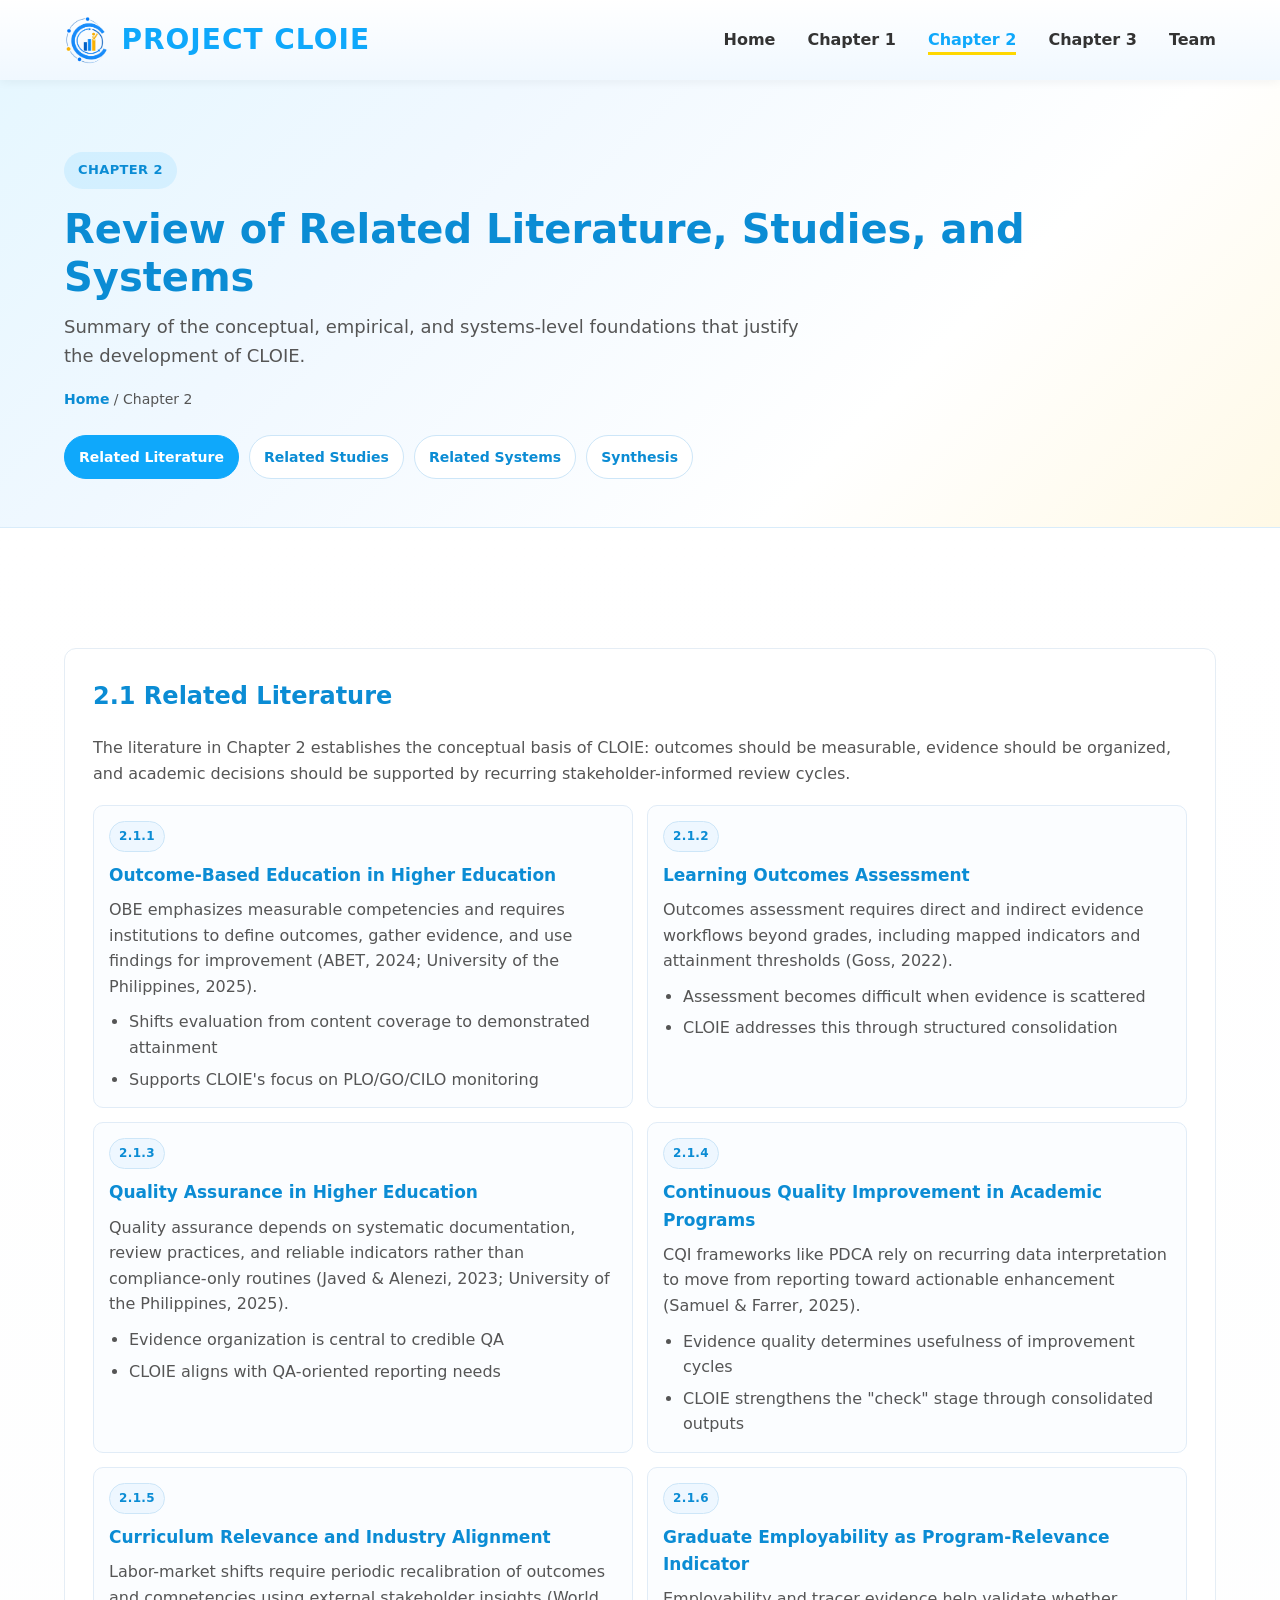
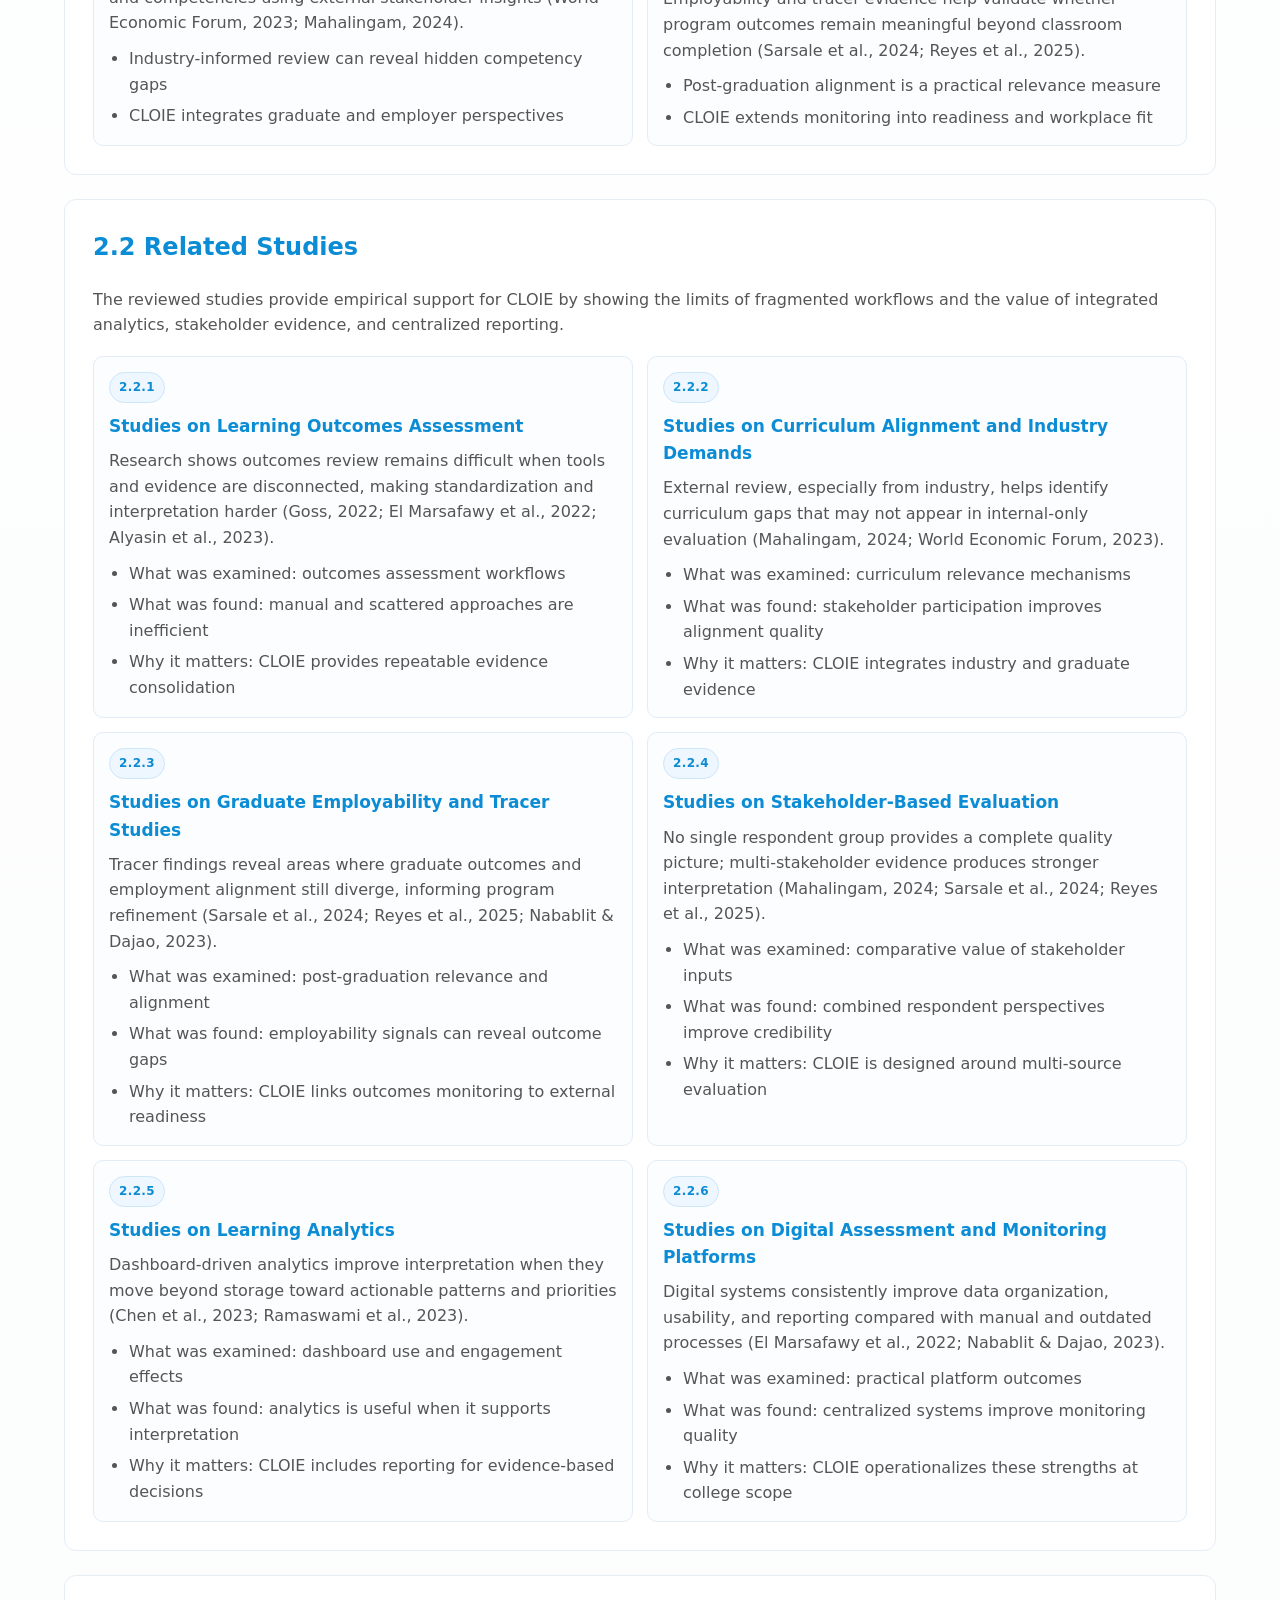
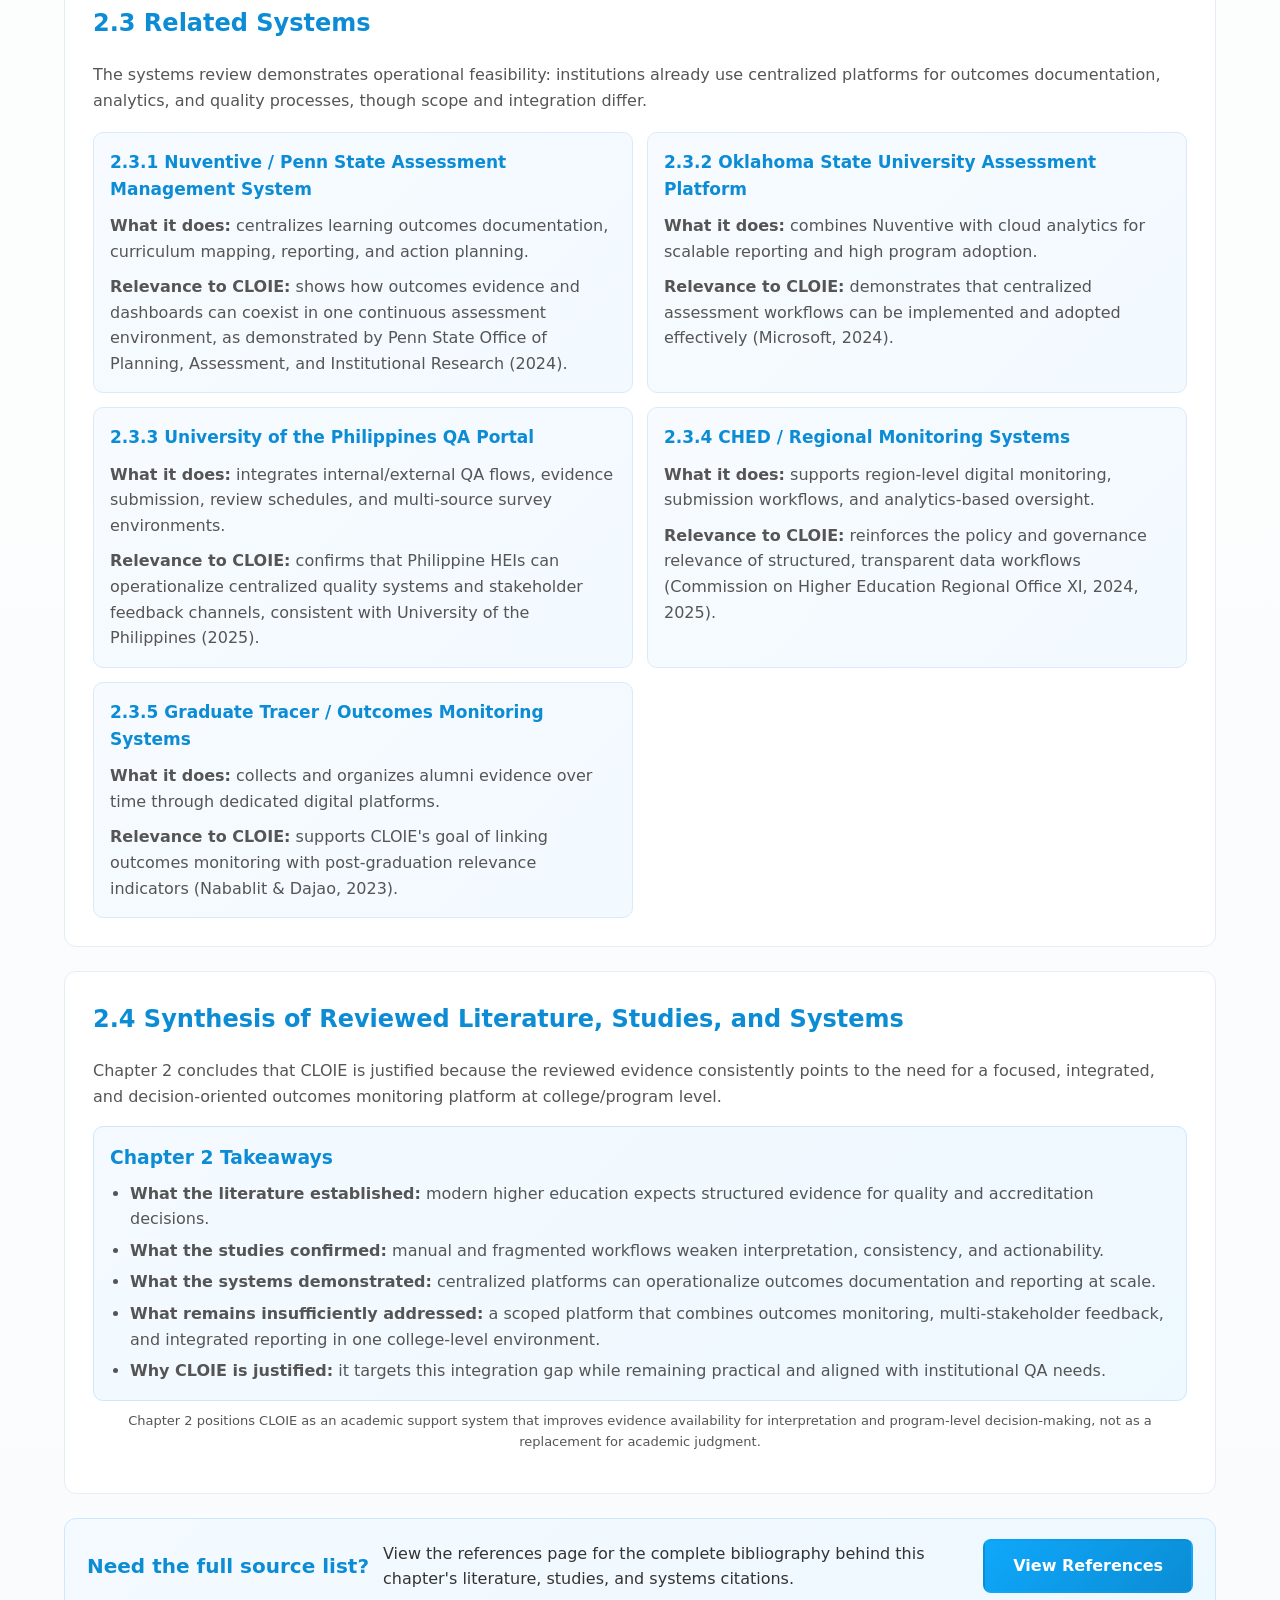
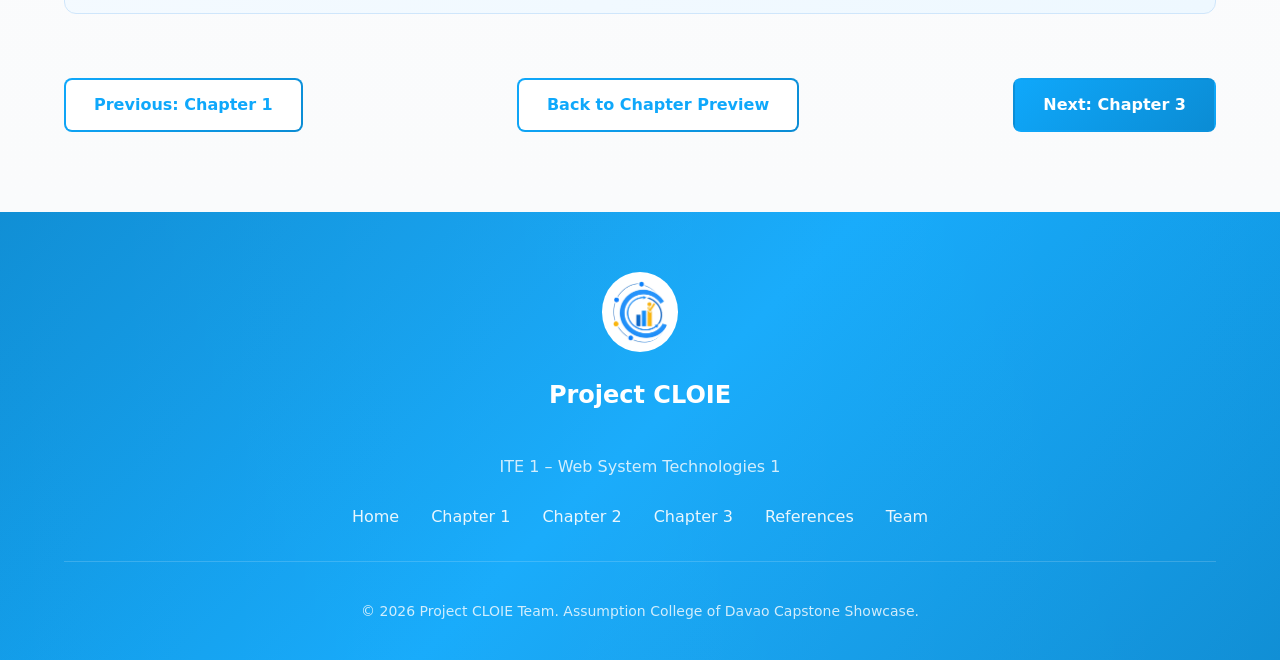
<file: chapter2.html>
<!DOCTYPE html>
<html lang="en">
<head>
  <meta charset="UTF-8">
  <meta name="viewport" content="width=device-width, initial-scale=1.0">
  <title>PROJECT CLOIE - Chapter 2</title>
  <link rel="shortcut icon" href="assets/cloie-logo.png" type="image/png">
  <link rel="stylesheet" href="css/style.css">
  <link rel="stylesheet" href="css/chapter.css">
</head>
<body id="top">
  <header class="v-header">
    <div class="page-container v-nav">
      <a href="index.html" class="v-logo-container">
        <img src="assets/cloie-logo.png" alt="PROJECT CLOIE logo" class="v-brand-logo">
        <span class="v-logo-text">PROJECT CLOIE</span>
      </a>
      <ul class="v-nav-links">
        <li><a href="index.html" class="v-nav-link">Home</a></li>
        <li><a href="chapter1.html" class="v-nav-link">Chapter 1</a></li>
        <li><a href="chapter2.html" class="v-nav-link">Chapter 2</a></li>
        <li><a href="chapter3.html" class="v-nav-link">Chapter 3</a></li>
        <li><a href="index.html#team" class="v-nav-link">Team</a></li>
      </ul>
      <button class="v-mobile-toggle" aria-label="Toggle Navigation">☰</button>
    </div>
  </header>

  <main class="v-page-main">
    <section class="v-page-banner">
      <div class="page-container v-reveal">
        <span class="v-page-label">Chapter 2</span>
        <h1 class="v-page-title">Review of Related Literature, Studies, and Systems</h1>
        <p class="v-page-desc">Summary of the conceptual, empirical, and systems-level foundations that justify the development of CLOIE.</p>
        <p class="v-breadcrumb"><a href="index.html">Home</a> / Chapter 2</p>
        <div class="v-jump-links">
          <a class="v-jump-link" href="#literature">Related Literature</a>
          <a class="v-jump-link" href="#studies">Related Studies</a>
          <a class="v-jump-link" href="#systems">Related Systems</a>
          <a class="v-jump-link" href="#synthesis">Synthesis</a>
        </div>
      </div>
    </section>

    <section class="v-section v-bg-white">
      <div class="page-container v-article-grid">
        <article id="literature" class="v-article-block v-reveal">
          <h2>2.1 Related Literature</h2>
          <p class="v-chapter-intro">The literature in Chapter 2 establishes the conceptual basis of CLOIE: outcomes should be measurable, evidence should be organized, and academic decisions should be supported by recurring stakeholder-informed review cycles.</p>

          <div class="v-topic-grid">
            <article class="v-topic-card">
              <span class="v-topic-tag">2.1.1</span>
              <h3>Outcome-Based Education in Higher Education</h3>
              <p>OBE emphasizes measurable competencies and requires institutions to define outcomes, gather evidence, and use findings for improvement (ABET, 2024; University of the Philippines, 2025).</p>
              <ul class="v-list-tight">
                <li>Shifts evaluation from content coverage to demonstrated attainment</li>
                <li>Supports CLOIE's focus on PLO/GO/CILO monitoring</li>
              </ul>
            </article>

            <article class="v-topic-card">
              <span class="v-topic-tag">2.1.2</span>
              <h3>Learning Outcomes Assessment</h3>
              <p>Outcomes assessment requires direct and indirect evidence workflows beyond grades, including mapped indicators and attainment thresholds (Goss, 2022).</p>
              <ul class="v-list-tight">
                <li>Assessment becomes difficult when evidence is scattered</li>
                <li>CLOIE addresses this through structured consolidation</li>
              </ul>
            </article>

            <article class="v-topic-card">
              <span class="v-topic-tag">2.1.3</span>
              <h3>Quality Assurance in Higher Education</h3>
              <p>Quality assurance depends on systematic documentation, review practices, and reliable indicators rather than compliance-only routines (Javed &amp; Alenezi, 2023; University of the Philippines, 2025).</p>
              <ul class="v-list-tight">
                <li>Evidence organization is central to credible QA</li>
                <li>CLOIE aligns with QA-oriented reporting needs</li>
              </ul>
            </article>

            <article class="v-topic-card">
              <span class="v-topic-tag">2.1.4</span>
              <h3>Continuous Quality Improvement in Academic Programs</h3>
              <p>CQI frameworks like PDCA rely on recurring data interpretation to move from reporting toward actionable enhancement (Samuel &amp; Farrer, 2025).</p>
              <ul class="v-list-tight">
                <li>Evidence quality determines usefulness of improvement cycles</li>
                <li>CLOIE strengthens the "check" stage through consolidated outputs</li>
              </ul>
            </article>

            <article class="v-topic-card">
              <span class="v-topic-tag">2.1.5</span>
              <h3>Curriculum Relevance and Industry Alignment</h3>
              <p>Labor-market shifts require periodic recalibration of outcomes and competencies using external stakeholder insights (World Economic Forum, 2023; Mahalingam, 2024).</p>
              <ul class="v-list-tight">
                <li>Industry-informed review can reveal hidden competency gaps</li>
                <li>CLOIE integrates graduate and employer perspectives</li>
              </ul>
            </article>

            <article class="v-topic-card">
              <span class="v-topic-tag">2.1.6</span>
              <h3>Graduate Employability as Program-Relevance Indicator</h3>
              <p>Employability and tracer evidence help validate whether program outcomes remain meaningful beyond classroom completion (Sarsale et al., 2024; Reyes et al., 2025).</p>
              <ul class="v-list-tight">
                <li>Post-graduation alignment is a practical relevance measure</li>
                <li>CLOIE extends monitoring into readiness and workplace fit</li>
              </ul>
            </article>
          </div>
        </article>

        <article id="studies" class="v-article-block v-reveal">
          <h2>2.2 Related Studies</h2>
          <p class="v-chapter-intro">The reviewed studies provide empirical support for CLOIE by showing the limits of fragmented workflows and the value of integrated analytics, stakeholder evidence, and centralized reporting.</p>

          <div class="v-topic-grid">
            <article class="v-topic-card">
              <span class="v-topic-tag">2.2.1</span>
              <h3>Studies on Learning Outcomes Assessment</h3>
              <p>Research shows outcomes review remains difficult when tools and evidence are disconnected, making standardization and interpretation harder (Goss, 2022; El Marsafawy et al., 2022; Alyasin et al., 2023).</p>
              <ul class="v-list-tight">
                <li>What was examined: outcomes assessment workflows</li>
                <li>What was found: manual and scattered approaches are inefficient</li>
                <li>Why it matters: CLOIE provides repeatable evidence consolidation</li>
              </ul>
            </article>

            <article class="v-topic-card">
              <span class="v-topic-tag">2.2.2</span>
              <h3>Studies on Curriculum Alignment and Industry Demands</h3>
              <p>External review, especially from industry, helps identify curriculum gaps that may not appear in internal-only evaluation (Mahalingam, 2024; World Economic Forum, 2023).</p>
              <ul class="v-list-tight">
                <li>What was examined: curriculum relevance mechanisms</li>
                <li>What was found: stakeholder participation improves alignment quality</li>
                <li>Why it matters: CLOIE integrates industry and graduate evidence</li>
              </ul>
            </article>

            <article class="v-topic-card">
              <span class="v-topic-tag">2.2.3</span>
              <h3>Studies on Graduate Employability and Tracer Studies</h3>
              <p>Tracer findings reveal areas where graduate outcomes and employment alignment still diverge, informing program refinement (Sarsale et al., 2024; Reyes et al., 2025; Nabablit &amp; Dajao, 2023).</p>
              <ul class="v-list-tight">
                <li>What was examined: post-graduation relevance and alignment</li>
                <li>What was found: employability signals can reveal outcome gaps</li>
                <li>Why it matters: CLOIE links outcomes monitoring to external readiness</li>
              </ul>
            </article>

            <article class="v-topic-card">
              <span class="v-topic-tag">2.2.4</span>
              <h3>Studies on Stakeholder-Based Evaluation</h3>
              <p>No single respondent group provides a complete quality picture; multi-stakeholder evidence produces stronger interpretation (Mahalingam, 2024; Sarsale et al., 2024; Reyes et al., 2025).</p>
              <ul class="v-list-tight">
                <li>What was examined: comparative value of stakeholder inputs</li>
                <li>What was found: combined respondent perspectives improve credibility</li>
                <li>Why it matters: CLOIE is designed around multi-source evaluation</li>
              </ul>
            </article>

            <article class="v-topic-card">
              <span class="v-topic-tag">2.2.5</span>
              <h3>Studies on Learning Analytics</h3>
              <p>Dashboard-driven analytics improve interpretation when they move beyond storage toward actionable patterns and priorities (Chen et al., 2023; Ramaswami et al., 2023).</p>
              <ul class="v-list-tight">
                <li>What was examined: dashboard use and engagement effects</li>
                <li>What was found: analytics is useful when it supports interpretation</li>
                <li>Why it matters: CLOIE includes reporting for evidence-based decisions</li>
              </ul>
            </article>

            <article class="v-topic-card">
              <span class="v-topic-tag">2.2.6</span>
              <h3>Studies on Digital Assessment and Monitoring Platforms</h3>
              <p>Digital systems consistently improve data organization, usability, and reporting compared with manual and outdated processes (El Marsafawy et al., 2022; Nabablit &amp; Dajao, 2023).</p>
              <ul class="v-list-tight">
                <li>What was examined: practical platform outcomes</li>
                <li>What was found: centralized systems improve monitoring quality</li>
                <li>Why it matters: CLOIE operationalizes these strengths at college scope</li>
              </ul>
            </article>
          </div>
        </article>

        <article id="systems" class="v-article-block v-reveal">
          <h2>2.3 Related Systems</h2>
          <p class="v-chapter-intro">The systems review demonstrates operational feasibility: institutions already use centralized platforms for outcomes documentation, analytics, and quality processes, though scope and integration differ.</p>

          <div class="v-system-grid">
            <article class="v-system-card">
              <h3>2.3.1 Nuventive / Penn State Assessment Management System</h3>
              <p><strong>What it does:</strong> centralizes learning outcomes documentation, curriculum mapping, reporting, and action planning.</p>
              <p><strong>Relevance to CLOIE:</strong> shows how outcomes evidence and dashboards can coexist in one continuous assessment environment, as demonstrated by Penn State Office of Planning, Assessment, and Institutional Research (2024).</p>
            </article>

            <article class="v-system-card">
              <h3>2.3.2 Oklahoma State University Assessment Platform</h3>
              <p><strong>What it does:</strong> combines Nuventive with cloud analytics for scalable reporting and high program adoption.</p>
              <p><strong>Relevance to CLOIE:</strong> demonstrates that centralized assessment workflows can be implemented and adopted effectively (Microsoft, 2024).</p>
            </article>

            <article class="v-system-card">
              <h3>2.3.3 University of the Philippines QA Portal</h3>
              <p><strong>What it does:</strong> integrates internal/external QA flows, evidence submission, review schedules, and multi-source survey environments.</p>
              <p><strong>Relevance to CLOIE:</strong> confirms that Philippine HEIs can operationalize centralized quality systems and stakeholder feedback channels, consistent with University of the Philippines (2025).</p>
            </article>

            <article class="v-system-card">
              <h3>2.3.4 CHED / Regional Monitoring Systems</h3>
              <p><strong>What it does:</strong> supports region-level digital monitoring, submission workflows, and analytics-based oversight.</p>
              <p><strong>Relevance to CLOIE:</strong> reinforces the policy and governance relevance of structured, transparent data workflows (Commission on Higher Education Regional Office XI, 2024, 2025).</p>
            </article>

            <article class="v-system-card">
              <h3>2.3.5 Graduate Tracer / Outcomes Monitoring Systems</h3>
              <p><strong>What it does:</strong> collects and organizes alumni evidence over time through dedicated digital platforms.</p>
              <p><strong>Relevance to CLOIE:</strong> supports CLOIE's goal of linking outcomes monitoring with post-graduation relevance indicators (Nabablit &amp; Dajao, 2023).</p>
            </article>
          </div>
        </article>

        <article id="synthesis" class="v-article-block v-reveal">
          <h2>2.4 Synthesis of Reviewed Literature, Studies, and Systems</h2>
          <p>Chapter 2 concludes that CLOIE is justified because the reviewed evidence consistently points to the need for a focused, integrated, and decision-oriented outcomes monitoring platform at college/program level.</p>

          <div class="v-synthesis-panel">
            <h3>Chapter 2 Takeaways</h3>
            <ul class="v-list-tight">
              <li><strong>What the literature established:</strong> modern higher education expects structured evidence for quality and accreditation decisions.</li>
              <li><strong>What the studies confirmed:</strong> manual and fragmented workflows weaken interpretation, consistency, and actionability.</li>
              <li><strong>What the systems demonstrated:</strong> centralized platforms can operationalize outcomes documentation and reporting at scale.</li>
              <li><strong>What remains insufficiently addressed:</strong> a scoped platform that combines outcomes monitoring, multi-stakeholder feedback, and integrated reporting in one college-level environment.</li>
              <li><strong>Why CLOIE is justified:</strong> it targets this integration gap while remaining practical and aligned with institutional QA needs.</li>
            </ul>
          </div>

          <p class="v-figure-caption">Chapter 2 positions CLOIE as an academic support system that improves evidence availability for interpretation and program-level decision-making, not as a replacement for academic judgment.</p>
        </article>

        <section class="v-reference-cta v-reveal" aria-labelledby="chapter2-references-title">
          <h3 id="chapter2-references-title">Need the full source list?</h3>
          <p>View the references page for the complete bibliography behind this chapter's literature, studies, and systems citations.</p>
          <a href="references.html" class="v-btn v-btn-primary">View References</a>
        </section>

        <nav class="v-chapter-nav v-reveal">
          <a href="chapter1.html" class="v-btn v-btn-outline">Previous: Chapter 1</a>
          <a href="index.html#chapter-preview" class="v-btn v-btn-outline">Back to Chapter Preview</a>
          <a href="chapter3.html" class="v-btn v-btn-primary">Next: Chapter 3</a>
        </nav>
      </div>
    </section>
  </main>

  <footer class="v-footer">
    <div class="page-container">
      <div class="v-footer-brand-wrap">
        <img src="assets/cloie-logo.png" alt="CLOIE logo" class="v-footer-brand-img">
      </div>
      <a href="index.html" class="v-footer-logo v-footer-logo--sm">Project CLOIE</a>
      <p class="v-footer-course">ITE 1 – Web System Technologies 1</p>
      <div class="v-footer-links">
        <a href="index.html" class="v-footer-link">Home</a>
        <a href="chapter1.html" class="v-footer-link">Chapter 1</a>
        <a href="chapter2.html" class="v-footer-link">Chapter 2</a>
        <a href="chapter3.html" class="v-footer-link">Chapter 3</a>
        <a href="references.html" class="v-footer-link">References</a>
        <a href="index.html#team" class="v-footer-link">Team</a>
      </div>
      <div class="v-footer-bottom">
        <p>&copy; 2026 Project CLOIE Team. Assumption College of Davao Capstone Showcase.</p>
      </div>
    </div>
  </footer>

  <a href="#top" class="v-back-to-top" aria-label="Back to top">↑</a>

  <script src="js/script.js"></script>
  <script src="js/chapter.js"></script>
</body>
</html>
</file>
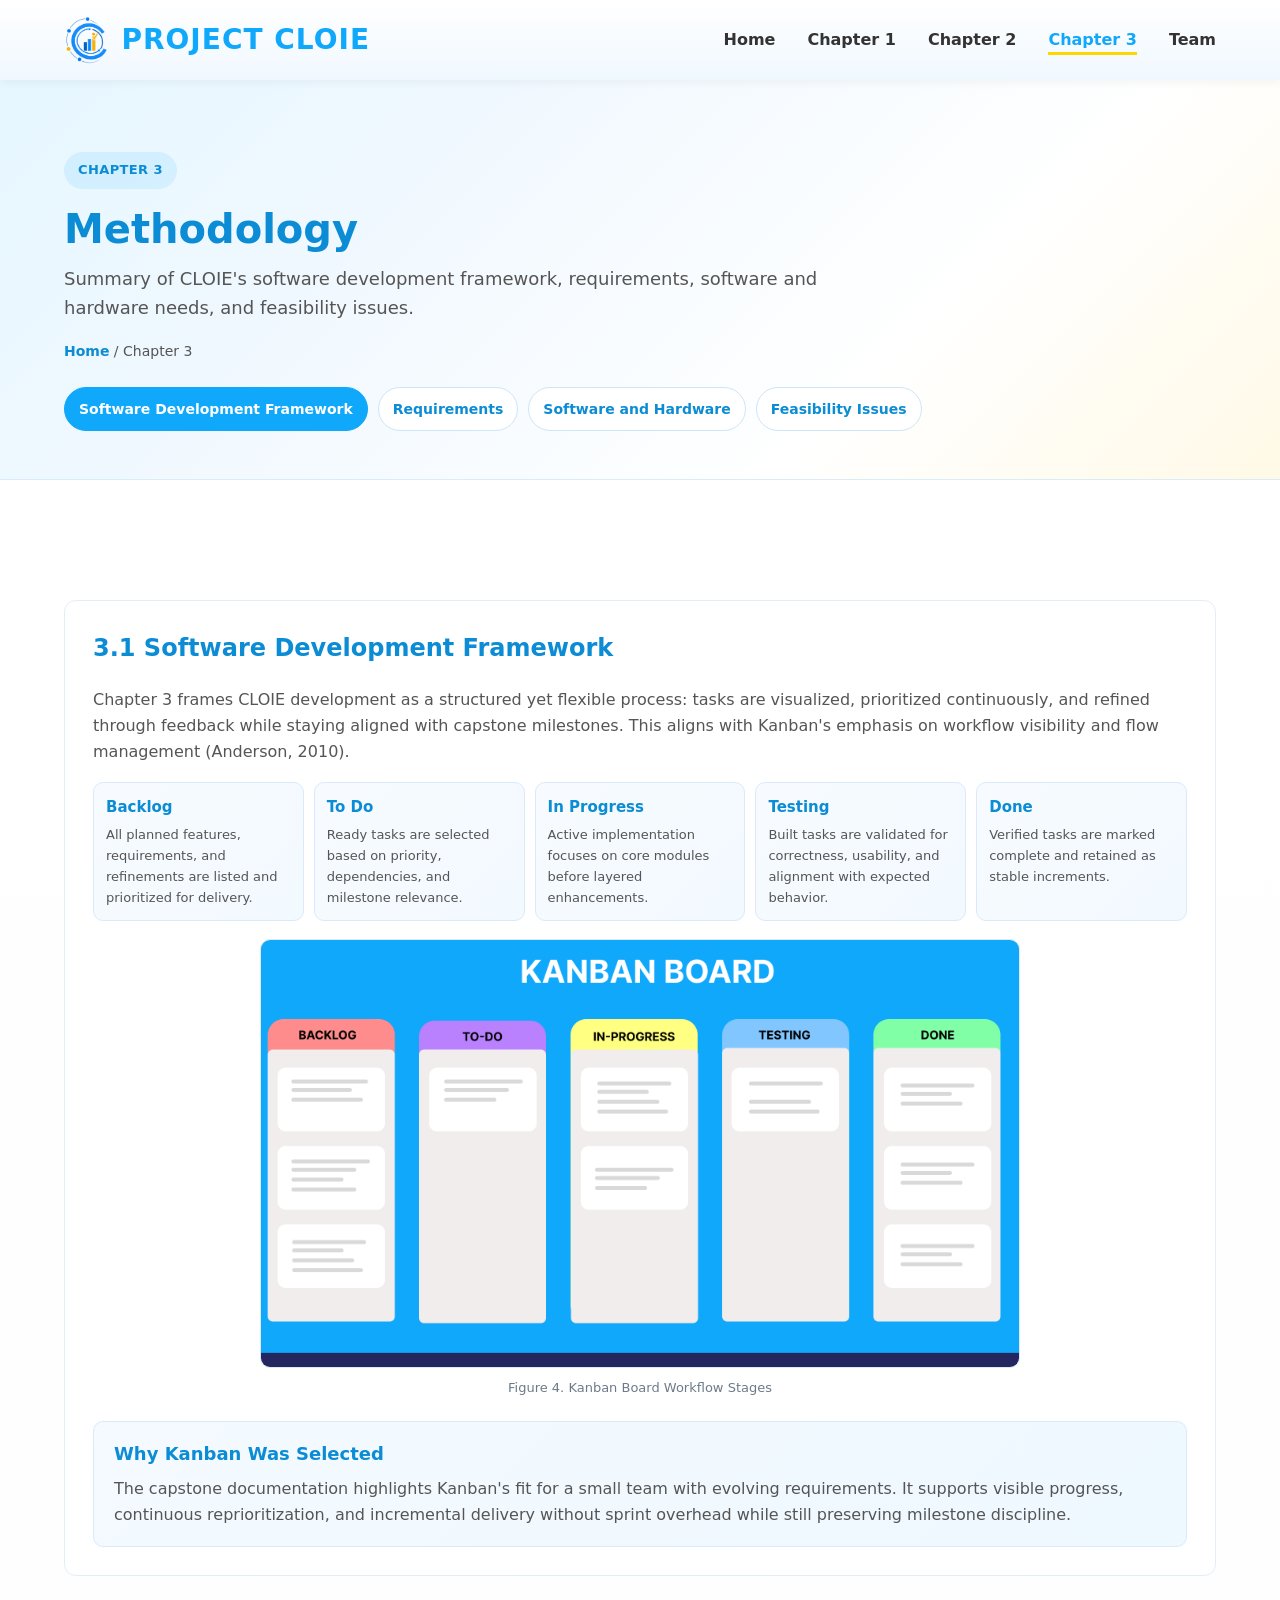
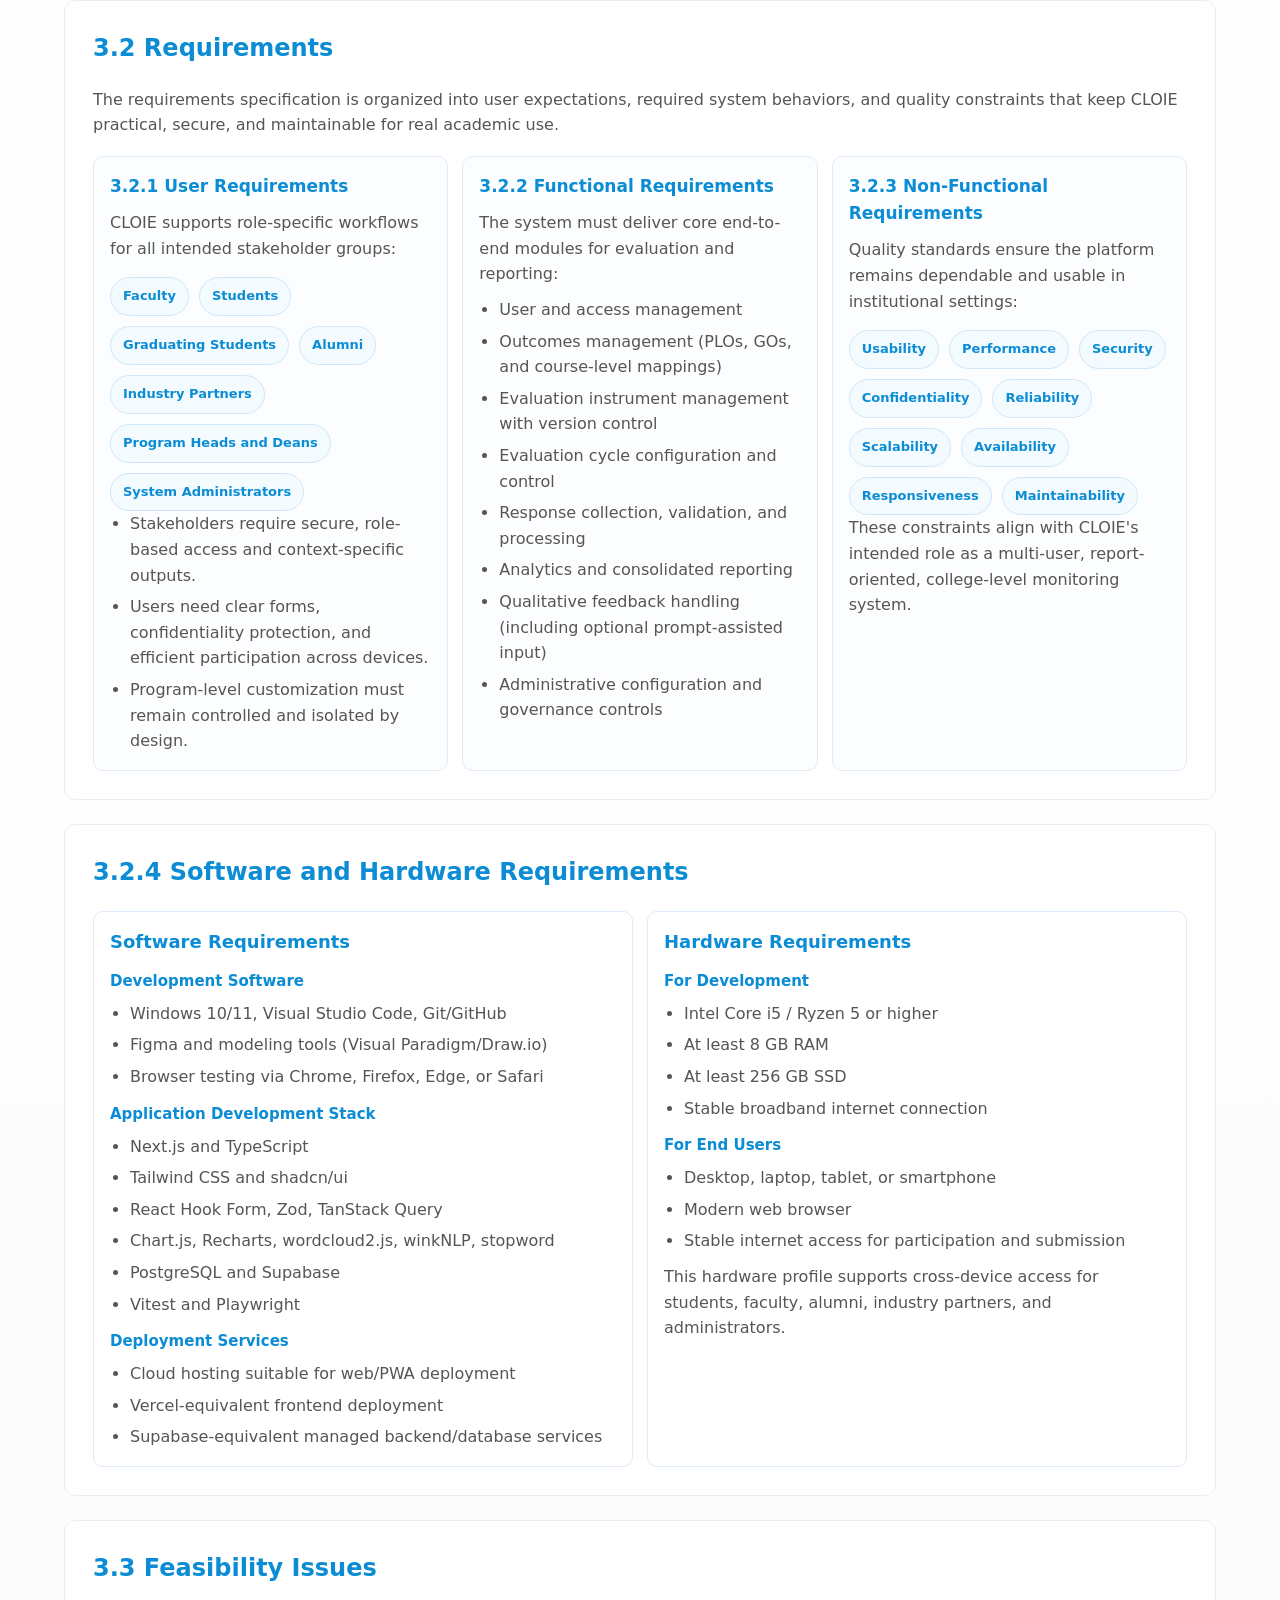
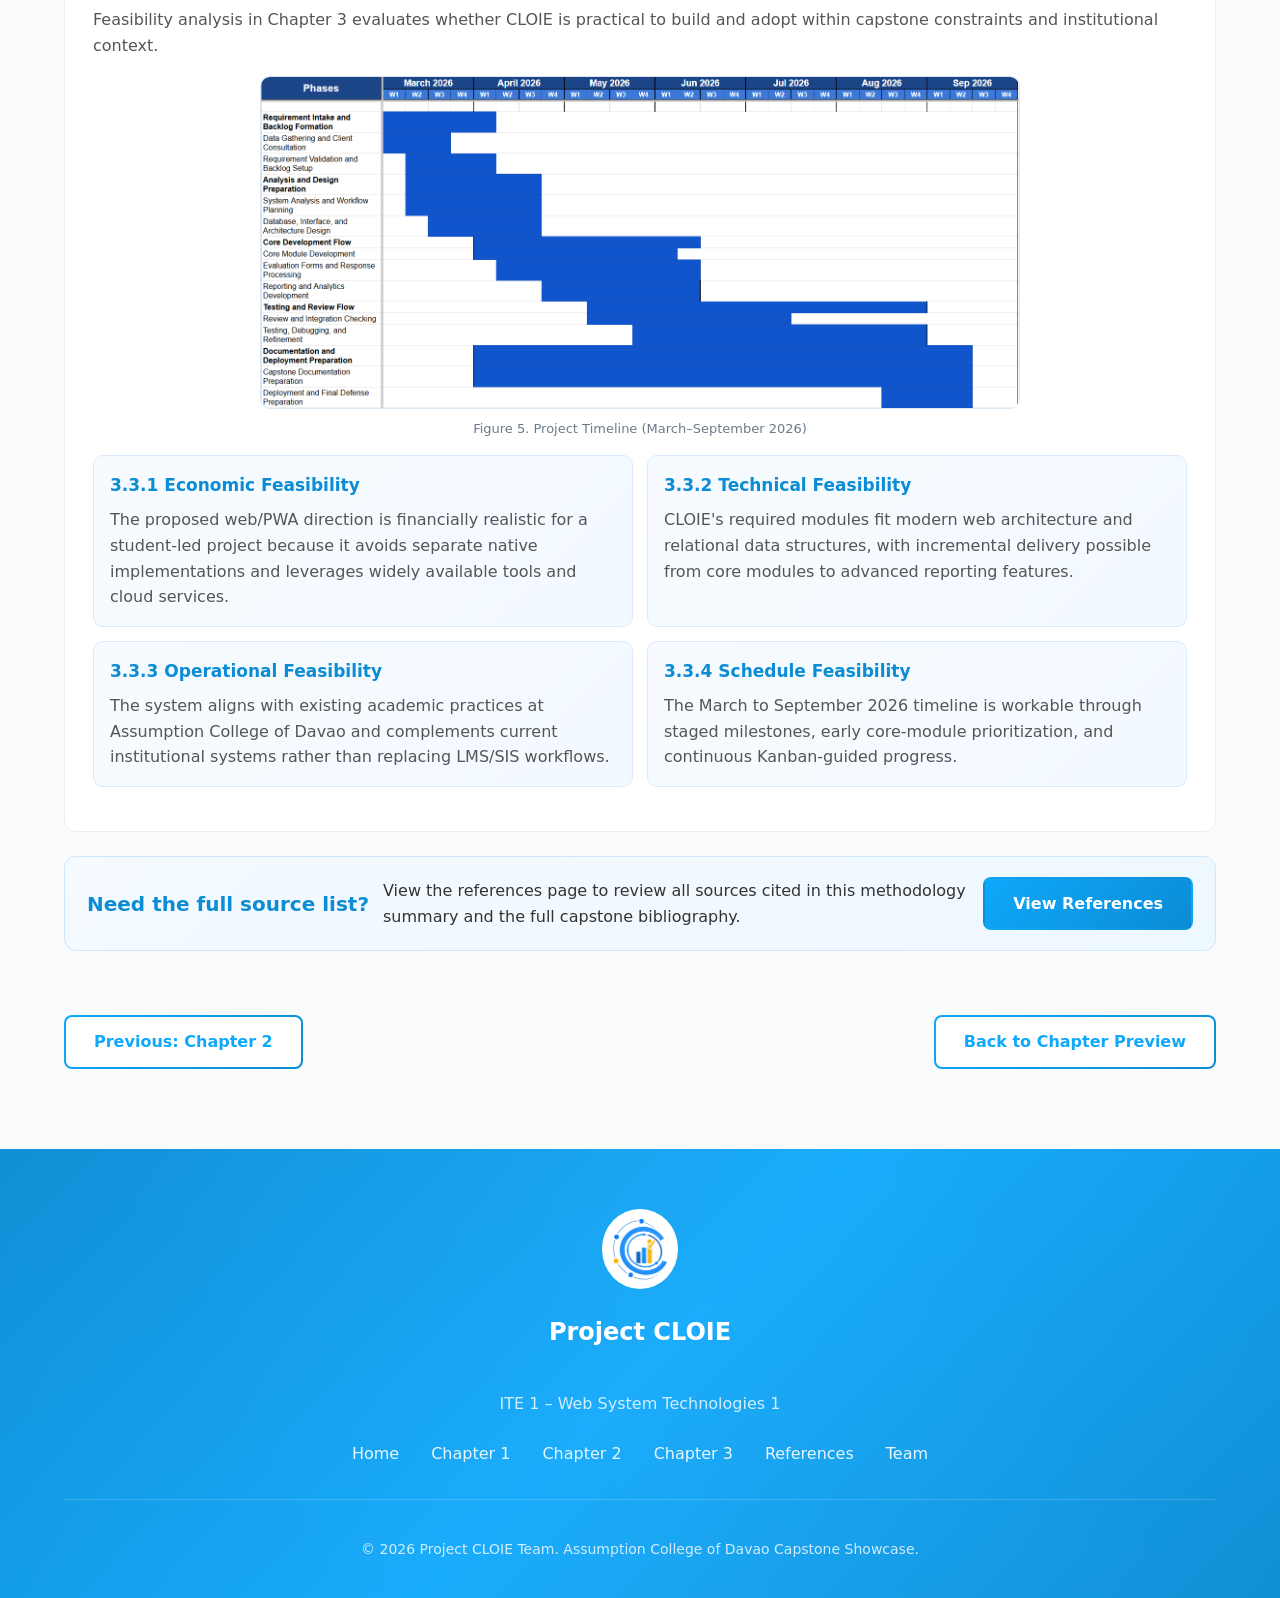
<file: chapter3.html>
<!DOCTYPE html>
<html lang="en">
<head>
  <meta charset="UTF-8">
  <meta name="viewport" content="width=device-width, initial-scale=1.0">
  <title>PROJECT CLOIE - Chapter 3 </title>
  <link rel="shortcut icon" href="assets/cloie-logo.png" type="image/png">
  <link rel="stylesheet" href="css/style.css">
  <link rel="stylesheet" href="css/chapter.css">
</head>
<body id="top">
  <header class="v-header">
    <div class="page-container v-nav">
      <a href="index.html" class="v-logo-container">
        <img src="assets/cloie-logo.png" alt="PROJECT CLOIE logo" class="v-brand-logo">
        <span class="v-logo-text">PROJECT CLOIE</span>
      </a>
      <ul class="v-nav-links">
        <li><a href="index.html" class="v-nav-link">Home</a></li>
        <li><a href="chapter1.html" class="v-nav-link">Chapter 1</a></li>
        <li><a href="chapter2.html" class="v-nav-link">Chapter 2</a></li>
        <li><a href="chapter3.html" class="v-nav-link">Chapter 3</a></li>
        <li><a href="index.html#team" class="v-nav-link">Team</a></li>
      </ul>
      <button class="v-mobile-toggle" aria-label="Toggle Navigation">☰</button>
    </div>
  </header>

  <main class="v-page-main">
    <section class="v-page-banner">
      <div class="page-container v-reveal">
        <span class="v-page-label">Chapter 3</span>
        <h1 class="v-page-title">Methodology</h1>
        <p class="v-page-desc">Summary of CLOIE's software development framework, requirements, software and hardware needs, and feasibility issues.</p>
        <p class="v-breadcrumb"><a href="index.html">Home</a> / Chapter 3</p>
        <div class="v-jump-links">
          <a class="v-jump-link" href="#framework">Software Development Framework</a>
          <a class="v-jump-link" href="#requirements">Requirements</a>
          <a class="v-jump-link" href="#stack">Software and Hardware</a>
          <a class="v-jump-link" href="#feasibility">Feasibility Issues</a>
        </div>
      </div>
    </section>

    <section class="v-section v-bg-white">
      <div class="page-container v-article-grid">
        <article id="framework" class="v-article-block v-reveal">
          <h2>3.1 Software Development Framework</h2>
          <p class="v-chapter-intro">Chapter 3 frames CLOIE development as a structured yet flexible process: tasks are visualized, prioritized continuously, and refined through feedback while staying aligned with capstone milestones. This aligns with Kanban's emphasis on workflow visibility and flow management (Anderson, 2010).</p>

          <div class="v-method-grid">
            <article class="v-method-card">
              <h3>Backlog</h3>
              <p>All planned features, requirements, and refinements are listed and prioritized for delivery.</p>
            </article>
            <article class="v-method-card">
              <h3>To Do</h3>
              <p>Ready tasks are selected based on priority, dependencies, and milestone relevance.</p>
            </article>
            <article class="v-method-card">
              <h3>In Progress</h3>
              <p>Active implementation focuses on core modules before layered enhancements.</p>
            </article>
            <article class="v-method-card">
              <h3>Testing</h3>
              <p>Built tasks are validated for correctness, usability, and alignment with expected behavior.</p>
            </article>
            <article class="v-method-card">
              <h3>Done</h3>
              <p>Verified tasks are marked complete and retained as stable increments.</p>
            </article>
          </div>

          <figure class="v-figure-container">
            <img src="assets/Kanban-workflow-figure.png" alt="Kanban board workflow showing the five stages: Backlog, To Do, In Progress, Testing, and Done" class="v-framework-image">
            <figcaption class="v-figure-caption">Figure 4. Kanban Board Workflow Stages</figcaption>
          </figure>

          <div class="v-key-insight">
            <h3>Why Kanban Was Selected</h3>
            <p>The capstone documentation highlights Kanban's fit for a small team with evolving requirements. It supports visible progress, continuous reprioritization, and incremental delivery without sprint overhead while still preserving milestone discipline.</p>
          </div>
        </article>

        <article id="requirements" class="v-article-block v-reveal">
          <h2>3.2 Requirements</h2>
          <p class="v-chapter-intro">The requirements specification is organized into user expectations, required system behaviors, and quality constraints that keep CLOIE practical, secure, and maintainable for real academic use.</p>

          <div class="v-requirement-grid">
            <article class="v-requirement-card">
              <h3>3.2.1 User Requirements</h3>
              <p>CLOIE supports role-specific workflows for all intended stakeholder groups:</p>
              <div class="v-chip-group">
                <span class="v-chip">Faculty</span>
                <span class="v-chip">Students</span>
                <span class="v-chip">Graduating Students</span>
                <span class="v-chip">Alumni</span>
                <span class="v-chip">Industry Partners</span>
                <span class="v-chip">Program Heads and Deans</span>
                <span class="v-chip">System Administrators</span>
              </div>
              <ul class="v-list-tight">
                <li>Stakeholders require secure, role-based access and context-specific outputs.</li>
                <li>Users need clear forms, confidentiality protection, and efficient participation across devices.</li>
                <li>Program-level customization must remain controlled and isolated by design.</li>
              </ul>
            </article>

            <article class="v-requirement-card">
              <h3>3.2.2 Functional Requirements</h3>
              <p>The system must deliver core end-to-end modules for evaluation and reporting:</p>
              <ul class="v-list-tight">
                <li>User and access management</li>
                <li>Outcomes management (PLOs, GOs, and course-level mappings)</li>
                <li>Evaluation instrument management with version control</li>
                <li>Evaluation cycle configuration and control</li>
                <li>Response collection, validation, and processing</li>
                <li>Analytics and consolidated reporting</li>
                <li>Qualitative feedback handling (including optional prompt-assisted input)</li>
                <li>Administrative configuration and governance controls</li>
              </ul>
            </article>

            <article class="v-requirement-card">
              <h3>3.2.3 Non-Functional Requirements</h3>
              <p>Quality standards ensure the platform remains dependable and usable in institutional settings:</p>
              <div class="v-chip-group">
                <span class="v-chip">Usability</span>
                <span class="v-chip">Performance</span>
                <span class="v-chip">Security</span>
                <span class="v-chip">Confidentiality</span>
                <span class="v-chip">Reliability</span>
                <span class="v-chip">Scalability</span>
                <span class="v-chip">Availability</span>
                <span class="v-chip">Responsiveness</span>
                <span class="v-chip">Maintainability</span>
              </div>
              <p>These constraints align with CLOIE's intended role as a multi-user, report-oriented, college-level monitoring system.</p>
            </article>
          </div>
        </article>

        <article id="stack" class="v-article-block v-reveal">
          <h2>3.2.4 Software and Hardware Requirements</h2>

          <div class="v-stack-grid">
            <article class="v-stack-card">
              <h3>Software Requirements</h3>

              <h4>Development Software</h4>
              <ul class="v-list-tight">
                <li>Windows 10/11, Visual Studio Code, Git/GitHub</li>
                <li>Figma and modeling tools (Visual Paradigm/Draw.io)</li>
                <li>Browser testing via Chrome, Firefox, Edge, or Safari</li>
              </ul>

              <h4>Application Development Stack</h4>
              <ul class="v-list-tight">
                <li>Next.js and TypeScript</li>
                <li>Tailwind CSS and shadcn/ui</li>
                <li>React Hook Form, Zod, TanStack Query</li>
                <li>Chart.js, Recharts, wordcloud2.js, winkNLP, stopword</li>
                <li>PostgreSQL and Supabase</li>
                <li>Vitest and Playwright</li>
              </ul>

              <h4>Deployment Services</h4>
              <ul class="v-list-tight">
                <li>Cloud hosting suitable for web/PWA deployment</li>
                <li>Vercel-equivalent frontend deployment</li>
                <li>Supabase-equivalent managed backend/database services</li>
              </ul>
            </article>

            <article class="v-stack-card">
              <h3>Hardware Requirements</h3>

              <h4>For Development</h4>
              <ul class="v-list-tight">
                <li>Intel Core i5 / Ryzen 5 or higher</li>
                <li>At least 8 GB RAM</li>
                <li>At least 256 GB SSD</li>
                <li>Stable broadband internet connection</li>
              </ul>

              <h4>For End Users</h4>
              <ul class="v-list-tight">
                <li>Desktop, laptop, tablet, or smartphone</li>
                <li>Modern web browser</li>
                <li>Stable internet access for participation and submission</li>
              </ul>

              <p>This hardware profile supports cross-device access for students, faculty, alumni, industry partners, and administrators.</p>
            </article>
          </div>
        </article>

        <article id="feasibility" class="v-article-block v-reveal">
          <h2>3.3 Feasibility Issues</h2>
          <p class="v-chapter-intro">Feasibility analysis in Chapter 3 evaluates whether CLOIE is practical to build and adopt within capstone constraints and institutional context.</p>

          <figure class="v-figure-container">
            <img src="assets/gantt-chart.png" alt="Project timeline showing development phases from March to September 2026" class="v-framework-image">
            <figcaption class="v-figure-caption">Figure 5. Project Timeline (March–September 2026)</figcaption>
          </figure>

          <div class="v-feasibility-grid">
            <article class="v-feasibility-card">
              <h3>3.3.1 Economic Feasibility</h3>
              <p>The proposed web/PWA direction is financially realistic for a student-led project because it avoids separate native implementations and leverages widely available tools and cloud services.</p>
            </article>

            <article class="v-feasibility-card">
              <h3>3.3.2 Technical Feasibility</h3>
              <p>CLOIE's required modules fit modern web architecture and relational data structures, with incremental delivery possible from core modules to advanced reporting features.</p>
            </article>

            <article class="v-feasibility-card">
              <h3>3.3.3 Operational Feasibility</h3>
              <p>The system aligns with existing academic practices at Assumption College of Davao and complements current institutional systems rather than replacing LMS/SIS workflows.</p>
            </article>

            <article class="v-feasibility-card">
              <h3>3.3.4 Schedule Feasibility</h3>
              <p>The March to September 2026 timeline is workable through staged milestones, early core-module prioritization, and continuous Kanban-guided progress.</p>
            </article>
          </div>
        </article>

        <section class="v-reference-cta v-reveal" aria-labelledby="chapter3-references-title">
          <h3 id="chapter3-references-title">Need the full source list?</h3>
          <p>View the references page to review all sources cited in this methodology summary and the full capstone bibliography.</p>
          <a href="references.html" class="v-btn v-btn-primary">View References</a>
        </section>

        <nav class="v-chapter-nav v-reveal">
          <a href="chapter2.html" class="v-btn v-btn-outline">Previous: Chapter 2</a>
          <a href="index.html#chapter-preview" class="v-btn v-btn-outline">Back to Chapter Preview</a>
        </nav>
      </div>
    </section>
  </main>

  <footer class="v-footer">
    <div class="page-container">
      <div class="v-footer-brand-wrap">
        <img src="assets/cloie-logo.png" alt="CLOIE logo" class="v-footer-brand-img">
      </div>
      <a href="index.html" class="v-footer-logo v-footer-logo--sm">Project CLOIE</a>
      <p class="v-footer-course">ITE 1 – Web System Technologies 1</p>
      <div class="v-footer-links">
        <a href="index.html" class="v-footer-link">Home</a>
        <a href="chapter1.html" class="v-footer-link">Chapter 1</a>
        <a href="chapter2.html" class="v-footer-link">Chapter 2</a>
        <a href="chapter3.html" class="v-footer-link">Chapter 3</a>
        <a href="references.html" class="v-footer-link">References</a>
        <a href="index.html#team" class="v-footer-link">Team</a>
      </div>
      <div class="v-footer-bottom">
        <p>&copy; 2026 Project CLOIE Team. Assumption College of Davao Capstone Showcase.</p>
      </div>
    </div>
  </footer>

  <a href="#top" class="v-back-to-top" aria-label="Back to top">↑</a>

  <script src="js/script.js"></script>
  <script src="js/chapter.js"></script>
</body>
</html>
</file>
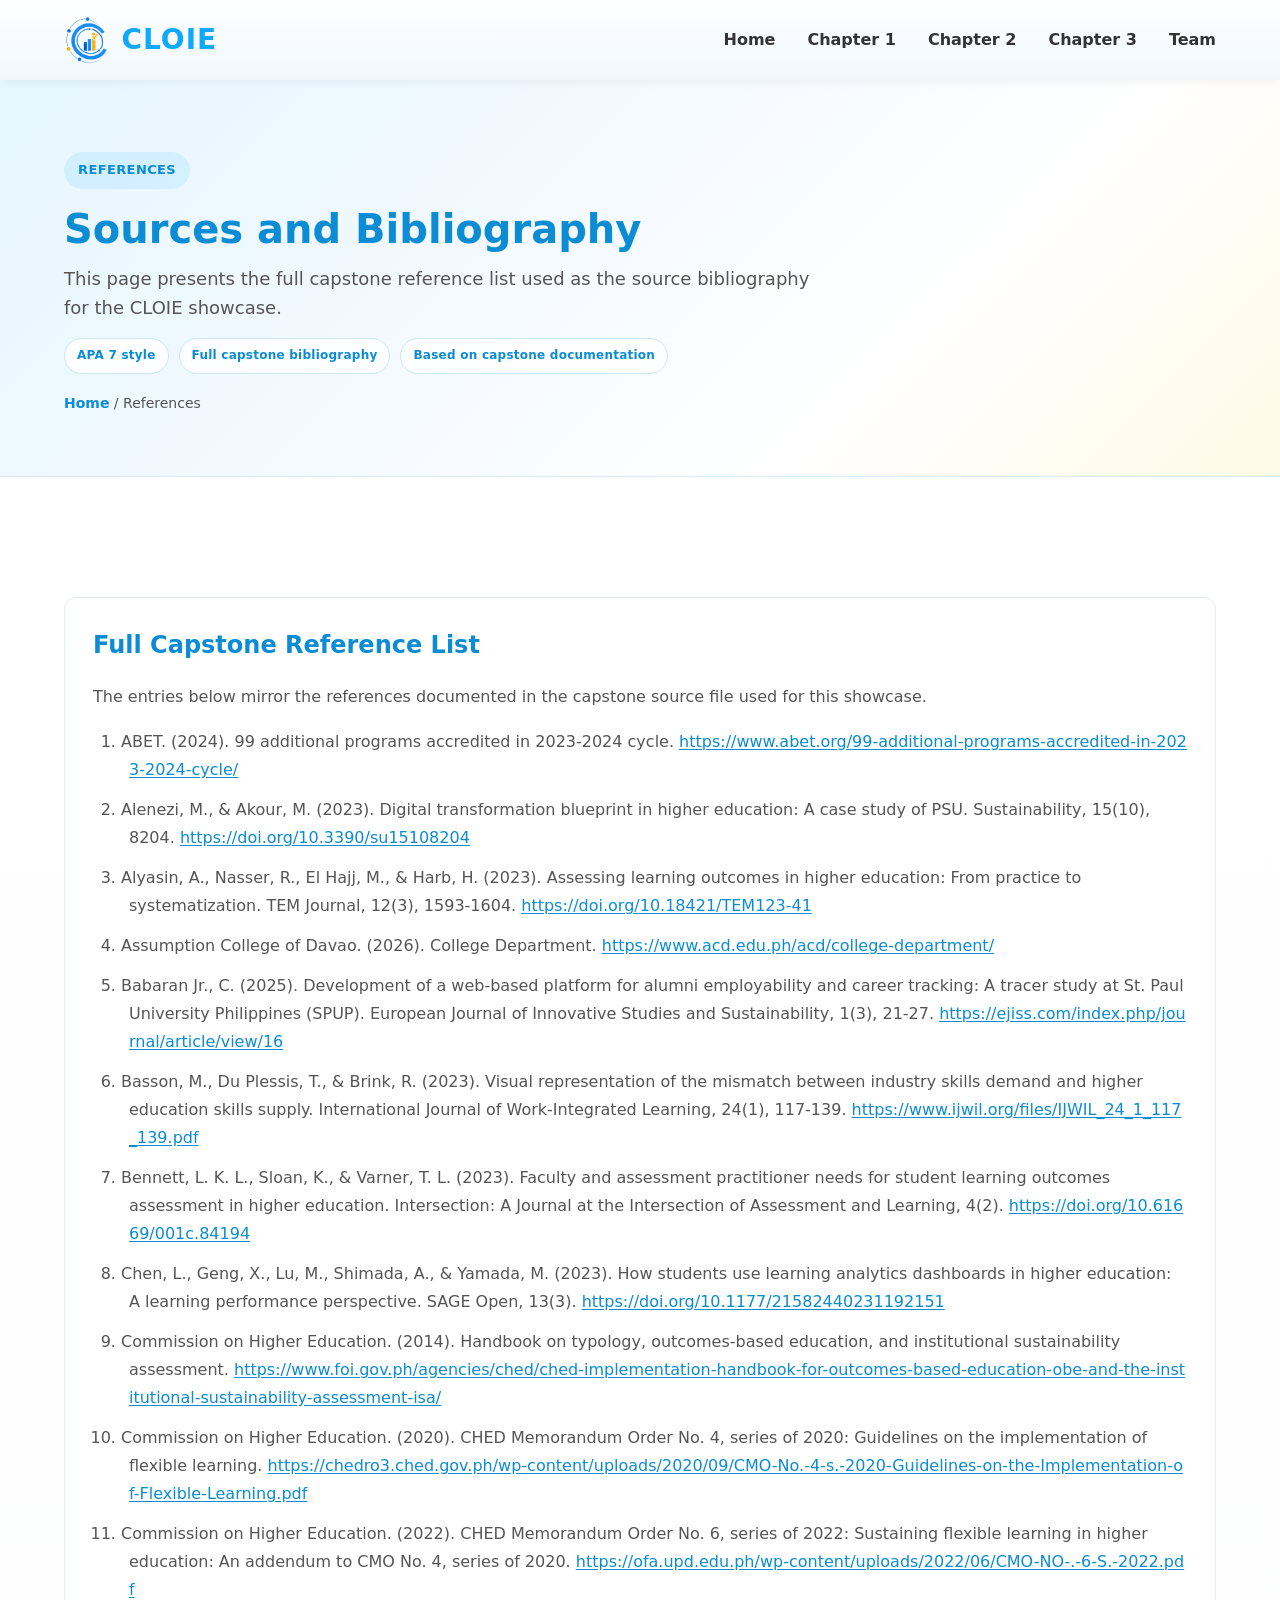
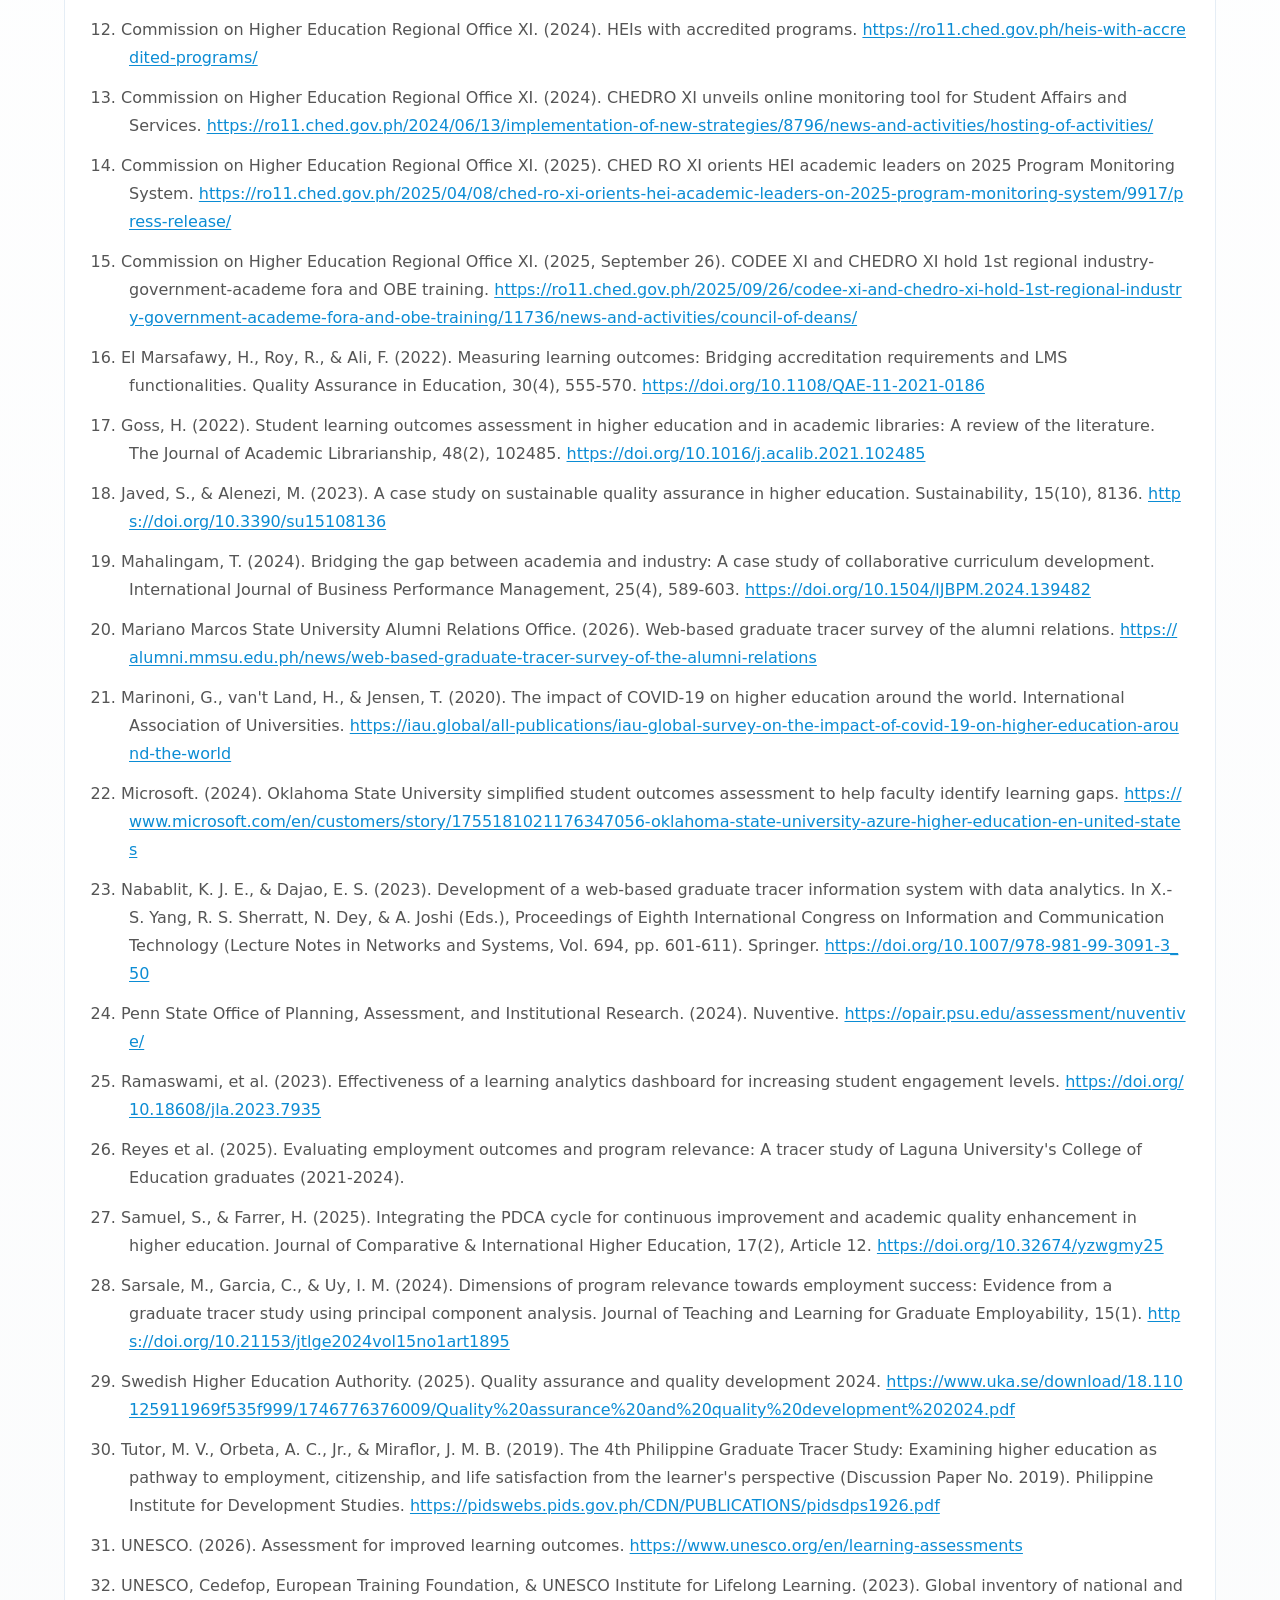
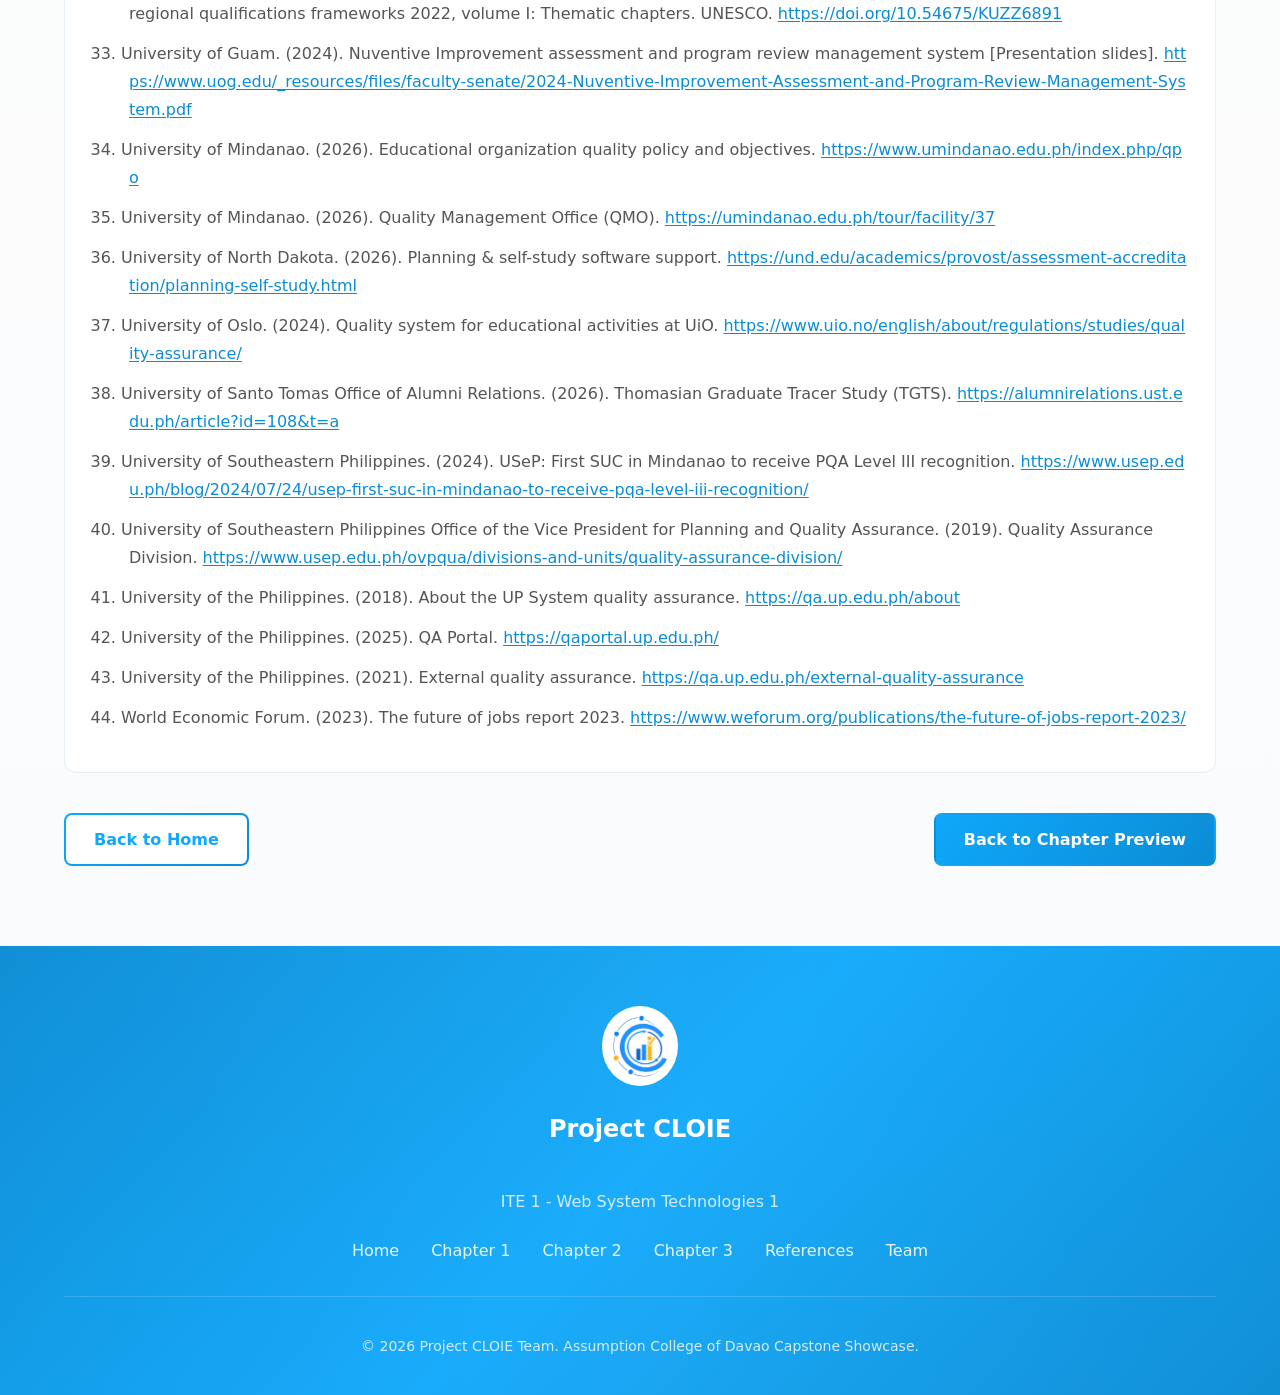
<file: references.html>
<!DOCTYPE html>
<html lang="en">
<head>
  <meta charset="UTF-8">
  <meta name="viewport" content="width=device-width, initial-scale=1.0">
  <title>CLOIE - References</title>
  <link rel="shortcut icon" href="assets/cloie-logo.png" type="image/png">
  <link rel="stylesheet" href="css/style.css">
  <link rel="stylesheet" href="css/chapter.css">
</head>
<body id="top">
  <header class="v-header">
    <div class="page-container v-nav">
      <a href="index.html" class="v-logo-container">
        <img src="assets/cloie-logo.png" alt="CLOIE logo" class="v-brand-logo">
        <span class="v-logo-text">CLOIE</span>
      </a>
      <ul class="v-nav-links">
        <li><a href="index.html" class="v-nav-link">Home</a></li>
        <li><a href="chapter1.html" class="v-nav-link">Chapter 1</a></li>
        <li><a href="chapter2.html" class="v-nav-link">Chapter 2</a></li>
        <li><a href="chapter3.html" class="v-nav-link">Chapter 3</a></li>
        <li><a href="index.html#team" class="v-nav-link">Team</a></li>
      </ul>
      <button class="v-mobile-toggle" aria-label="Toggle Navigation">☰</button>
    </div>
  </header>

  <main class="v-page-main">
    <section class="v-page-banner">
      <div class="page-container v-reveal">
        <span class="v-page-label">References</span>
        <h1 class="v-page-title">Sources and Bibliography</h1>
        <p class="v-page-desc">This page presents the full capstone reference list used as the source bibliography for the CLOIE showcase.</p>
        <div class="v-reference-meta" aria-label="References metadata">
          <span class="v-reference-chip">APA 7 style</span>
          <span class="v-reference-chip">Full capstone bibliography</span>
          <span class="v-reference-chip">Based on capstone documentation</span>
        </div>
        <p class="v-breadcrumb"><a href="index.html">Home</a> / References</p>
      </div>
    </section>

    <section class="v-section v-bg-white">
      <div class="page-container v-reference-layout">
        <article id="full-list" class="v-article-block v-reveal">
          <h2>Full Capstone Reference List</h2>
          <p class="v-chapter-intro">The entries below mirror the references documented in the capstone source file used for this showcase.</p>
          <ol class="v-reference-list">
            <li>ABET. (2024). 99 additional programs accredited in 2023-2024 cycle. <a href="https://www.abet.org/99-additional-programs-accredited-in-2023-2024-cycle/" target="_blank" rel="noopener noreferrer">https://www.abet.org/99-additional-programs-accredited-in-2023-2024-cycle/</a></li>
            <li>Alenezi, M., &amp; Akour, M. (2023). Digital transformation blueprint in higher education: A case study of PSU. Sustainability, 15(10), 8204. <a href="https://doi.org/10.3390/su15108204" target="_blank" rel="noopener noreferrer">https://doi.org/10.3390/su15108204</a></li>
            <li>Alyasin, A., Nasser, R., El Hajj, M., &amp; Harb, H. (2023). Assessing learning outcomes in higher education: From practice to systematization. TEM Journal, 12(3), 1593-1604. <a href="https://doi.org/10.18421/TEM123-41" target="_blank" rel="noopener noreferrer">https://doi.org/10.18421/TEM123-41</a></li>
            <li>Assumption College of Davao. (2026). College Department. <a href="https://www.acd.edu.ph/acd/college-department/" target="_blank" rel="noopener noreferrer">https://www.acd.edu.ph/acd/college-department/</a></li>
            <li>Babaran Jr., C. (2025). Development of a web-based platform for alumni employability and career tracking: A tracer study at St. Paul University Philippines (SPUP). European Journal of Innovative Studies and Sustainability, 1(3), 21-27. <a href="https://ejiss.com/index.php/journal/article/view/16" target="_blank" rel="noopener noreferrer">https://ejiss.com/index.php/journal/article/view/16</a></li>
            <li>Basson, M., Du Plessis, T., &amp; Brink, R. (2023). Visual representation of the mismatch between industry skills demand and higher education skills supply. International Journal of Work-Integrated Learning, 24(1), 117-139. <a href="https://www.ijwil.org/files/IJWIL_24_1_117_139.pdf" target="_blank" rel="noopener noreferrer">https://www.ijwil.org/files/IJWIL_24_1_117_139.pdf</a></li>
            <li>Bennett, L. K. L., Sloan, K., &amp; Varner, T. L. (2023). Faculty and assessment practitioner needs for student learning outcomes assessment in higher education. Intersection: A Journal at the Intersection of Assessment and Learning, 4(2). <a href="https://doi.org/10.61669/001c.84194" target="_blank" rel="noopener noreferrer">https://doi.org/10.61669/001c.84194</a></li>
            <li>Chen, L., Geng, X., Lu, M., Shimada, A., &amp; Yamada, M. (2023). How students use learning analytics dashboards in higher education: A learning performance perspective. SAGE Open, 13(3). <a href="https://doi.org/10.1177/21582440231192151" target="_blank" rel="noopener noreferrer">https://doi.org/10.1177/21582440231192151</a></li>
            <li>Commission on Higher Education. (2014). Handbook on typology, outcomes-based education, and institutional sustainability assessment. <a href="https://www.foi.gov.ph/agencies/ched/ched-implementation-handbook-for-outcomes-based-education-obe-and-the-institutional-sustainability-assessment-isa/" target="_blank" rel="noopener noreferrer">https://www.foi.gov.ph/agencies/ched/ched-implementation-handbook-for-outcomes-based-education-obe-and-the-institutional-sustainability-assessment-isa/</a></li>
            <li>Commission on Higher Education. (2020). CHED Memorandum Order No. 4, series of 2020: Guidelines on the implementation of flexible learning. <a href="https://chedro3.ched.gov.ph/wp-content/uploads/2020/09/CMO-No.-4-s.-2020-Guidelines-on-the-Implementation-of-Flexible-Learning.pdf" target="_blank" rel="noopener noreferrer">https://chedro3.ched.gov.ph/wp-content/uploads/2020/09/CMO-No.-4-s.-2020-Guidelines-on-the-Implementation-of-Flexible-Learning.pdf</a></li>
            <li>Commission on Higher Education. (2022). CHED Memorandum Order No. 6, series of 2022: Sustaining flexible learning in higher education: An addendum to CMO No. 4, series of 2020. <a href="https://ofa.upd.edu.ph/wp-content/uploads/2022/06/CMO-NO-.-6-S.-2022.pdf" target="_blank" rel="noopener noreferrer">https://ofa.upd.edu.ph/wp-content/uploads/2022/06/CMO-NO-.-6-S.-2022.pdf</a></li>
            <li>Commission on Higher Education Regional Office XI. (2024). HEIs with accredited programs. <a href="https://ro11.ched.gov.ph/heis-with-accredited-programs/" target="_blank" rel="noopener noreferrer">https://ro11.ched.gov.ph/heis-with-accredited-programs/</a></li>
            <li>Commission on Higher Education Regional Office XI. (2024). CHEDRO XI unveils online monitoring tool for Student Affairs and Services. <a href="https://ro11.ched.gov.ph/2024/06/13/implementation-of-new-strategies/8796/news-and-activities/hosting-of-activities/" target="_blank" rel="noopener noreferrer">https://ro11.ched.gov.ph/2024/06/13/implementation-of-new-strategies/8796/news-and-activities/hosting-of-activities/</a></li>
            <li>Commission on Higher Education Regional Office XI. (2025). CHED RO XI orients HEI academic leaders on 2025 Program Monitoring System. <a href="https://ro11.ched.gov.ph/2025/04/08/ched-ro-xi-orients-hei-academic-leaders-on-2025-program-monitoring-system/9917/press-release/" target="_blank" rel="noopener noreferrer">https://ro11.ched.gov.ph/2025/04/08/ched-ro-xi-orients-hei-academic-leaders-on-2025-program-monitoring-system/9917/press-release/</a></li>
            <li>Commission on Higher Education Regional Office XI. (2025, September 26). CODEE XI and CHEDRO XI hold 1st regional industry-government-academe fora and OBE training. <a href="https://ro11.ched.gov.ph/2025/09/26/codee-xi-and-chedro-xi-hold-1st-regional-industry-government-academe-fora-and-obe-training/11736/news-and-activities/council-of-deans/" target="_blank" rel="noopener noreferrer">https://ro11.ched.gov.ph/2025/09/26/codee-xi-and-chedro-xi-hold-1st-regional-industry-government-academe-fora-and-obe-training/11736/news-and-activities/council-of-deans/</a></li>
            <li>El Marsafawy, H., Roy, R., &amp; Ali, F. (2022). Measuring learning outcomes: Bridging accreditation requirements and LMS functionalities. Quality Assurance in Education, 30(4), 555-570. <a href="https://doi.org/10.1108/QAE-11-2021-0186" target="_blank" rel="noopener noreferrer">https://doi.org/10.1108/QAE-11-2021-0186</a></li>
            <li>Goss, H. (2022). Student learning outcomes assessment in higher education and in academic libraries: A review of the literature. The Journal of Academic Librarianship, 48(2), 102485. <a href="https://doi.org/10.1016/j.acalib.2021.102485" target="_blank" rel="noopener noreferrer">https://doi.org/10.1016/j.acalib.2021.102485</a></li>
            <li>Javed, S., &amp; Alenezi, M. (2023). A case study on sustainable quality assurance in higher education. Sustainability, 15(10), 8136. <a href="https://doi.org/10.3390/su15108136" target="_blank" rel="noopener noreferrer">https://doi.org/10.3390/su15108136</a></li>
            <li>Mahalingam, T. (2024). Bridging the gap between academia and industry: A case study of collaborative curriculum development. International Journal of Business Performance Management, 25(4), 589-603. <a href="https://doi.org/10.1504/IJBPM.2024.139482" target="_blank" rel="noopener noreferrer">https://doi.org/10.1504/IJBPM.2024.139482</a></li>
            <li>Mariano Marcos State University Alumni Relations Office. (2026). Web-based graduate tracer survey of the alumni relations. <a href="https://alumni.mmsu.edu.ph/news/web-based-graduate-tracer-survey-of-the-alumni-relations" target="_blank" rel="noopener noreferrer">https://alumni.mmsu.edu.ph/news/web-based-graduate-tracer-survey-of-the-alumni-relations</a></li>
            <li>Marinoni, G., van't Land, H., &amp; Jensen, T. (2020). The impact of COVID-19 on higher education around the world. International Association of Universities. <a href="https://iau.global/all-publications/iau-global-survey-on-the-impact-of-covid-19-on-higher-education-around-the-world" target="_blank" rel="noopener noreferrer">https://iau.global/all-publications/iau-global-survey-on-the-impact-of-covid-19-on-higher-education-around-the-world</a></li>
            <li>Microsoft. (2024). Oklahoma State University simplified student outcomes assessment to help faculty identify learning gaps. <a href="https://www.microsoft.com/en/customers/story/1755181021176347056-oklahoma-state-university-azure-higher-education-en-united-states" target="_blank" rel="noopener noreferrer">https://www.microsoft.com/en/customers/story/1755181021176347056-oklahoma-state-university-azure-higher-education-en-united-states</a></li>
            <li>Nabablit, K. J. E., &amp; Dajao, E. S. (2023). Development of a web-based graduate tracer information system with data analytics. In X.-S. Yang, R. S. Sherratt, N. Dey, &amp; A. Joshi (Eds.), Proceedings of Eighth International Congress on Information and Communication Technology (Lecture Notes in Networks and Systems, Vol. 694, pp. 601-611). Springer. <a href="https://doi.org/10.1007/978-981-99-3091-3_50" target="_blank" rel="noopener noreferrer">https://doi.org/10.1007/978-981-99-3091-3_50</a></li>
            <li>Penn State Office of Planning, Assessment, and Institutional Research. (2024). Nuventive. <a href="https://opair.psu.edu/assessment/nuventive/" target="_blank" rel="noopener noreferrer">https://opair.psu.edu/assessment/nuventive/</a></li>
            <li>Ramaswami, et al. (2023). Effectiveness of a learning analytics dashboard for increasing student engagement levels. <a href="https://doi.org/10.18608/jla.2023.7935" target="_blank" rel="noopener noreferrer">https://doi.org/10.18608/jla.2023.7935</a></li>
            <li>Reyes et al. (2025). Evaluating employment outcomes and program relevance: A tracer study of Laguna University's College of Education graduates (2021-2024).</li>
            <li>Samuel, S., &amp; Farrer, H. (2025). Integrating the PDCA cycle for continuous improvement and academic quality enhancement in higher education. Journal of Comparative &amp; International Higher Education, 17(2), Article 12. <a href="https://doi.org/10.32674/yzwgmy25" target="_blank" rel="noopener noreferrer">https://doi.org/10.32674/yzwgmy25</a></li>
            <li>Sarsale, M., Garcia, C., &amp; Uy, I. M. (2024). Dimensions of program relevance towards employment success: Evidence from a graduate tracer study using principal component analysis. Journal of Teaching and Learning for Graduate Employability, 15(1). <a href="https://doi.org/10.21153/jtlge2024vol15no1art1895" target="_blank" rel="noopener noreferrer">https://doi.org/10.21153/jtlge2024vol15no1art1895</a></li>
            <li>Swedish Higher Education Authority. (2025). Quality assurance and quality development 2024. <a href="https://www.uka.se/download/18.110125911969f535f999/1746776376009/Quality%20assurance%20and%20quality%20development%202024.pdf" target="_blank" rel="noopener noreferrer">https://www.uka.se/download/18.110125911969f535f999/1746776376009/Quality%20assurance%20and%20quality%20development%202024.pdf</a></li>
            <li>Tutor, M. V., Orbeta, A. C., Jr., &amp; Miraflor, J. M. B. (2019). The 4th Philippine Graduate Tracer Study: Examining higher education as pathway to employment, citizenship, and life satisfaction from the learner's perspective (Discussion Paper No. 2019). Philippine Institute for Development Studies. <a href="https://pidswebs.pids.gov.ph/CDN/PUBLICATIONS/pidsdps1926.pdf" target="_blank" rel="noopener noreferrer">https://pidswebs.pids.gov.ph/CDN/PUBLICATIONS/pidsdps1926.pdf</a></li>
            <li>UNESCO. (2026). Assessment for improved learning outcomes. <a href="https://www.unesco.org/en/learning-assessments" target="_blank" rel="noopener noreferrer">https://www.unesco.org/en/learning-assessments</a></li>
            <li>UNESCO, Cedefop, European Training Foundation, &amp; UNESCO Institute for Lifelong Learning. (2023). Global inventory of national and regional qualifications frameworks 2022, volume I: Thematic chapters. UNESCO. <a href="https://doi.org/10.54675/KUZZ6891" target="_blank" rel="noopener noreferrer">https://doi.org/10.54675/KUZZ6891</a></li>
            <li>University of Guam. (2024). Nuventive Improvement assessment and program review management system [Presentation slides]. <a href="https://www.uog.edu/_resources/files/faculty-senate/2024-Nuventive-Improvement-Assessment-and-Program-Review-Management-System.pdf" target="_blank" rel="noopener noreferrer">https://www.uog.edu/_resources/files/faculty-senate/2024-Nuventive-Improvement-Assessment-and-Program-Review-Management-System.pdf</a></li>
            <li>University of Mindanao. (2026). Educational organization quality policy and objectives. <a href="https://www.umindanao.edu.ph/index.php/qpo" target="_blank" rel="noopener noreferrer">https://www.umindanao.edu.ph/index.php/qpo</a></li>
            <li>University of Mindanao. (2026). Quality Management Office (QMO). <a href="https://umindanao.edu.ph/tour/facility/37" target="_blank" rel="noopener noreferrer">https://umindanao.edu.ph/tour/facility/37</a></li>
            <li>University of North Dakota. (2026). Planning &amp; self-study software support. <a href="https://und.edu/academics/provost/assessment-accreditation/planning-self-study.html" target="_blank" rel="noopener noreferrer">https://und.edu/academics/provost/assessment-accreditation/planning-self-study.html</a></li>
            <li>University of Oslo. (2024). Quality system for educational activities at UiO. <a href="https://www.uio.no/english/about/regulations/studies/quality-assurance/" target="_blank" rel="noopener noreferrer">https://www.uio.no/english/about/regulations/studies/quality-assurance/</a></li>
            <li>University of Santo Tomas Office of Alumni Relations. (2026). Thomasian Graduate Tracer Study (TGTS). <a href="https://alumnirelations.ust.edu.ph/article?id=108&t=a" target="_blank" rel="noopener noreferrer">https://alumnirelations.ust.edu.ph/article?id=108&amp;t=a</a></li>
            <li>University of Southeastern Philippines. (2024). USeP: First SUC in Mindanao to receive PQA Level III recognition. <a href="https://www.usep.edu.ph/blog/2024/07/24/usep-first-suc-in-mindanao-to-receive-pqa-level-iii-recognition/" target="_blank" rel="noopener noreferrer">https://www.usep.edu.ph/blog/2024/07/24/usep-first-suc-in-mindanao-to-receive-pqa-level-iii-recognition/</a></li>
            <li>University of Southeastern Philippines Office of the Vice President for Planning and Quality Assurance. (2019). Quality Assurance Division. <a href="https://www.usep.edu.ph/ovpqua/divisions-and-units/quality-assurance-division/" target="_blank" rel="noopener noreferrer">https://www.usep.edu.ph/ovpqua/divisions-and-units/quality-assurance-division/</a></li>
            <li>University of the Philippines. (2018). About the UP System quality assurance. <a href="https://qa.up.edu.ph/about" target="_blank" rel="noopener noreferrer">https://qa.up.edu.ph/about</a></li>
            <li>University of the Philippines. (2025). QA Portal. <a href="https://qaportal.up.edu.ph/" target="_blank" rel="noopener noreferrer">https://qaportal.up.edu.ph/</a></li>
            <li>University of the Philippines. (2021). External quality assurance. <a href="https://qa.up.edu.ph/external-quality-assurance" target="_blank" rel="noopener noreferrer">https://qa.up.edu.ph/external-quality-assurance</a></li>
            <li>World Economic Forum. (2023). The future of jobs report 2023. <a href="https://www.weforum.org/publications/the-future-of-jobs-report-2023/" target="_blank" rel="noopener noreferrer">https://www.weforum.org/publications/the-future-of-jobs-report-2023/</a></li>
          </ol>
        </article>

        <nav class="v-chapter-nav v-reveal">
          <a href="index.html" class="v-btn v-btn-outline">Back to Home</a>
          <a href="index.html#chapter-preview" class="v-btn v-btn-primary">Back to Chapter Preview</a>
        </nav>
      </div>
    </section>
  </main>

  <footer class="v-footer">
    <div class="page-container">
      <div class="v-footer-brand-wrap">
        <img src="assets/cloie-logo.png" alt="CLOIE logo" class="v-footer-brand-img">
      </div>
      <a href="index.html" class="v-footer-logo v-footer-logo--sm">Project CLOIE</a>
      <p class="v-footer-course">ITE 1 - Web System Technologies 1</p>
      <div class="v-footer-links">
        <a href="index.html" class="v-footer-link">Home</a>
        <a href="chapter1.html" class="v-footer-link">Chapter 1</a>
        <a href="chapter2.html" class="v-footer-link">Chapter 2</a>
        <a href="chapter3.html" class="v-footer-link">Chapter 3</a>
        <a href="references.html" class="v-footer-link">References</a>
        <a href="index.html#team" class="v-footer-link">Team</a>
      </div>
      <div class="v-footer-bottom">
        <p>&copy; 2026 Project CLOIE Team. Assumption College of Davao Capstone Showcase.</p>
      </div>
    </div>
  </footer>

  <a href="#top" class="v-back-to-top" aria-label="Back to top">↑</a>

  <script src="js/script.js"></script>
  <script src="js/chapter.js"></script>
</body>
</html>
</file>
<file: css/style.css>
:root {
  --v-header-height: 80px;
  --cloie-blue: #0FA8FB;
  --cloie-blue-dark: #0b8cd4;
  --cloie-white: #FFFFFF;
  --cloie-gold: #FFD700;
  --cloie-text: #333333;
  --cloie-text-muted: #555555;
  --cloie-bg: #F9FAFB;
  --cloie-bg-light-blue: #F0F8FF;
  --gradient-blue: linear-gradient(135deg, #0FA8FB 0%, #0b8cd4 100%);
  --gradient-blue-light: linear-gradient(135deg, #F0F8FF 0%, #FFFFFF 50%, #F0F8FF 100%);
  --gradient-gold: linear-gradient(135deg, #FFD700 0%, #FFA500 100%);
  --gradient-hero: linear-gradient(135deg, #E6F7FF 0%, #F0F8FF 30%, #FFFFFF 70%, #FFF9E6 100%);
}

* {
  box-sizing: border-box;
}

html {
  scroll-behavior: smooth;
}

body {
  font-family: 'Segoe UI', system-ui, -apple-system, sans-serif;
  color: var(--cloie-text);
  margin: 0;
  padding: 0;
  line-height: 1.6;
  background-color: var(--cloie-bg);
}

.page-container {
  max-width: 1200px;
  margin: 0 auto;
  padding: 0 24px;
}

.v-header {
  position: fixed;
  top: 0;
  left: 0;
  right: 0;
  background: linear-gradient(to bottom, #FFFFFF 0%, #F0F8FF 100%);
  box-shadow: 0 2px 10px rgba(0, 0, 0, 0.05);
  z-index: 1000;
  height: var(--v-header-height);
}

.v-nav {
  display: flex;
  justify-content: space-between;
  align-items: center;
  height: 100%;
}

.v-logo-container {
  display: flex;
  align-items: center;
  gap: 12px;
  text-decoration: none;
}

.v-brand-logo {
  height: 48px;
  width: auto;
  border-radius: 50%;
}

.v-logo-text {
  font-size: 28px;
  font-weight: 800;
  color: var(--cloie-blue);
  letter-spacing: 1px;
}

.v-nav-links {
  display: flex;
  gap: 32px;
  list-style: none;
  margin: 0;
  padding: 0;
  align-items: center;
}

.v-nav-link {
  text-decoration: none;
  color: var(--cloie-text);
  font-weight: 600;
  transition: color 0.3s ease;
  position: relative;
}

.v-nav-link:hover,
.v-nav-link.active {
  color: var(--cloie-blue);
}

.v-nav-link::after {
  content: '';
  position: absolute;
  width: 0;
  height: 3px;
  background-color: var(--cloie-gold);
  bottom: -6px;
  left: 0;
  transition: width 0.3s ease;
}

.v-nav-link:hover::after,
.v-nav-link.active::after {
  width: 100%;
}

.v-btn {
  display: inline-flex;
  align-items: center;
  justify-content: center;
  padding: 12px 28px;
  border-radius: 8px;
  font-weight: 600;
  text-decoration: none;
  transition: all 0.3s ease;
  cursor: pointer;
  border: 2px solid transparent;
  font-size: 16px;
}

.v-btn-primary {
  background: var(--gradient-blue);
  color: var(--cloie-white);
}

.v-btn-primary:hover {
  background: linear-gradient(135deg, #0b8cd4 0%, #0980c0 100%);
  box-shadow: 0 4px 12px rgba(15, 168, 251, 0.4);
  transform: translateY(-2px);
}

.v-btn-outline {
  border: 2px solid transparent;
  background: linear-gradient(white, white) padding-box,
              var(--gradient-blue) border-box;
  color: var(--cloie-blue);
}

.v-btn-outline:hover {
  background: var(--gradient-blue);
  color: var(--cloie-white);
  transform: translateY(-2px);
  box-shadow: 0 4px 12px rgba(15, 168, 251, 0.3);
}

.v-mobile-toggle {
  display: none;
  background: none;
  border: none;
  font-size: 28px;
  color: var(--cloie-blue);
  cursor: pointer;
}

.v-section {
  padding: 120px 0 80px;
}

.v-section-title {
  text-align: center;
  font-size: 36px;
  background: var(--gradient-blue);
  -webkit-background-clip: text;
  -webkit-text-fill-color: transparent;
  background-clip: text;
  margin-bottom: 16px;
  font-weight: 800;
}

.v-section-subtitle {
  text-align: center;
  font-size: 18px;
  color: var(--cloie-text-muted);
  max-width: 700px;
  margin: 0 auto 60px;
}

.v-bg-white {
  background: linear-gradient(to bottom, var(--cloie-white) 0%, #FAFBFC 100%);
}

.v-footer {
  background: linear-gradient(135deg, #0b8cd4 0%, #0FA8FB 50%, #0b8cd4 100%);
  color: var(--cloie-white);
  padding: 60px 0 24px;
  text-align: center;
  position: relative;
  overflow: hidden;
}

.v-footer::before {
  content: '';
  position: absolute;
  top: 0;
  left: -50%;
  width: 200%;
  height: 100%;
  background: linear-gradient(90deg, transparent 0%, rgba(255, 255, 255, 0.05) 50%, transparent 100%);
  animation: v-shimmer 3s infinite;
}

@keyframes v-shimmer {
  0% { transform: translateX(-100%); }
  100% { transform: translateX(100%); }
}

.v-footer-brand-wrap {
  margin-bottom: 24px;
}

.v-footer-brand-img {
  height: 80px;
  width: auto;
  background: var(--cloie-white);
  padding: 8px;
  border-radius: 50%;
  display: block;
  margin: 0 auto;
}

.v-footer-logo {
  font-size: 32px;
  font-weight: 800;
  color: var(--cloie-white);
  text-decoration: none;
  margin-bottom: 24px;
  display: inline-block;
}

.v-footer-logo--sm {
  font-size: 24px;
}

.v-footer-course {
  margin-bottom: 24px;
  opacity: 0.8;
}

.v-footer-links {
  display: flex;
  justify-content: center;
  gap: 32px;
  margin-bottom: 32px;
}

.v-footer-link {
  color: var(--cloie-white);
  text-decoration: none;
  font-weight: 500;
  opacity: 0.9;
  transition: color 0.3s ease, opacity 0.3s ease;
}

.v-footer-link:hover {
  color: var(--cloie-gold);
  opacity: 1;
}

.v-footer-bottom {
  border-top: 1px solid rgba(255, 255, 255, 0.2);
  padding-top: 24px;
  font-size: 14px;
  opacity: 0.8;
}

.v-back-to-top {
  position: fixed;
  right: 20px;
  bottom: 20px;
  width: 44px;
  height: 44px;
  border-radius: 50%;
  display: inline-flex;
  align-items: center;
  justify-content: center;
  background: var(--gradient-blue);
  color: #fff;
  text-decoration: none;
  font-size: 20px;
  box-shadow: 0 8px 20px rgba(15, 168, 251, 0.35);
  z-index: 1200;
  transition: transform 0.25s ease, opacity 0.25s ease;
  opacity: 0;
  pointer-events: none;
  transform: translateY(8px);
}

.v-back-to-top.is-visible {
  opacity: 1;
  pointer-events: auto;
  transform: translateY(0);
}

.v-back-to-top.is-visible:hover {
  transform: translateY(-2px);
}

.v-reveal {
  opacity: 0;
  transform: translateY(40px);
  transition: opacity 0.8s cubic-bezier(0.5, 0, 0, 1), transform 0.8s cubic-bezier(0.5, 0, 0, 1);
}

.v-reveal.v-active {
  opacity: 1;
  transform: translateY(0);
}

@media (max-width: 900px) {
  .v-footer-links {
    flex-wrap: wrap;
    gap: 18px;
  }
}

@media (max-width: 768px) {
  .v-section-title {
    font-size: 30px;
  }

  .v-mobile-toggle {
    display: block;
  }

  .v-nav-links {
    position: fixed;
    top: var(--v-header-height);
    left: -100%;
    width: 100%;
    height: calc(100vh - var(--v-header-height));
    background: var(--cloie-white);
    flex-direction: column;
    justify-content: center;
    transition: left 0.3s ease;
  }

  .v-nav-links.active {
    left: 0;
  }
}
</file>
<file: css/home.css>
.v-hero {
  padding: 180px 0 120px;
  background: var(--gradient-hero);
  text-align: center;
  position: relative;
  overflow: hidden;
}

.v-hero::before {
  content: '';
  position: absolute;
  top: -50%;
  right: -20%;
  width: 600px;
  height: 600px;
  background: radial-gradient(circle, rgba(15, 168, 251, 0.1) 0%, transparent 70%);
  border-radius: 50%;
}

.v-hero::after {
  content: '';
  position: absolute;
  bottom: -30%;
  left: -10%;
  width: 500px;
  height: 500px;
  background: radial-gradient(circle, rgba(255, 215, 0, 0.08) 0%, transparent 70%);
  border-radius: 50%;
}

.v-hero-watermark {
  position: absolute;
  top: 50%;
  left: 50%;
  transform: translate(-50%, -50%);
  width: 600px;
  height: 600px;
  background-image: url('../assets/acd-logo.jpg');
  background-size: contain;
  background-position: center;
  background-repeat: no-repeat;
  filter: blur(8px);
  opacity: 0.15;
  z-index: 0;
  pointer-events: none;
}

.v-hero-content {
  position: relative;
  z-index: 1;
}

.v-hero-logo-wrapper {
  margin-bottom: 32px;
  display: flex;
  justify-content: center;
}

.v-hero-logo {
  height: 120px;
  width: auto;
  border-radius: 50%;
  box-shadow: 0 8px 30px rgba(15, 168, 251, 0.25);
  background: linear-gradient(135deg, #FFFFFF 0%, #F0F8FF 100%);
  padding: 6px;
  border: 3px solid transparent;
  background-clip: padding-box;
  position: relative;
}

.v-hero-logo::before {
  content: '';
  position: absolute;
  inset: -3px;
  border-radius: 50%;
  background: var(--gradient-blue);
  z-index: -1;
  opacity: 0.7;
}

.v-hero h1 {
  font-size: 54px;
  background: linear-gradient(135deg, #0FA8FB 0%, #0b8cd4 50%, #0980c0 100%);
  -webkit-background-clip: text;
  -webkit-text-fill-color: transparent;
  background-clip: text;
  margin-bottom: 24px;
  font-weight: 800;
  line-height: 1.2;
  position: relative;
  z-index: 1;
}

.v-hero p {
  font-size: 22px;
  color: var(--cloie-text-muted);
  max-width: 800px;
  margin: 0 auto 40px;
}

.v-hero-subline {
  font-size: 15px;
  color: var(--cloie-blue-dark);
  letter-spacing: 0.02em;
  margin-bottom: 22px;
}

.v-hero-chip-row {
  display: flex;
  flex-wrap: wrap;
  justify-content: center;
  gap: 10px;
  margin-bottom: 32px;
}

.v-hero-chip {
  display: inline-flex;
  align-items: center;
  padding: 7px 12px;
  border-radius: 999px;
  border: 1px solid #cfe8fb;
  background: rgba(255, 255, 255, 0.8);
  color: var(--cloie-blue-dark);
  font-size: 13px;
  font-weight: 600;
}

.v-hero-actions {
  display: flex;
  gap: 16px;
  justify-content: center;
}

.v-grid-3 {
  display: grid;
  grid-template-columns: repeat(3, 1fr);
  gap: 32px;
}

.v-grid-2 {
  display: grid;
  grid-template-columns: repeat(2, 1fr);
  gap: 48px;
  align-items: center;
}

.v-grid-align-start {
  align-items: start;
}

.v-card {
  background: var(--cloie-white);
  padding: 40px 32px;
  border-radius: 12px;
  box-shadow: 0 4px 20px rgba(0, 0, 0, 0.05);
  transition: transform 0.3s ease, box-shadow 0.3s ease, border-bottom-color 0.3s ease;
  border-bottom: 4px solid transparent;
  position: relative;
}

.v-card::before {
  content: '';
  position: absolute;
  top: 0;
  left: 0;
  right: 0;
  height: 3px;
  background: var(--gradient-blue);
  border-radius: 12px 12px 0 0;
  opacity: 0;
  transition: opacity 0.3s ease;
}

.v-card:hover {
  transform: translateY(-8px);
  border-bottom-color: var(--cloie-gold);
  box-shadow: 0 12px 30px rgba(15, 168, 251, 0.15);
}

.v-card:hover::before {
  opacity: 1;
}

.v-card-icon {
  font-size: 48px;
  margin-bottom: 24px;
  display: inline-block;
}

.v-card h3 {
  font-size: 22px;
  margin-bottom: 16px;
  color: var(--cloie-text);
  font-weight: 700;
}

.v-card p {
  color: var(--cloie-text-muted);
}

.v-card--problem {
  border-top: 4px solid var(--cloie-blue);
}

.v-card--benefit-blue {
  border-left: 4px solid var(--cloie-blue);
}

.v-card--benefit-gold {
  border-left: 4px solid var(--cloie-gold);
}

.v-card-icon--md {
  font-size: 36px;
  margin-bottom: 16px;
}

.v-card-title--blue {
  color: var(--cloie-blue);
  font-size: 20px;
}

.v-card-title--benefit {
  color: var(--cloie-blue);
  margin-bottom: 12px;
}

.v-card-cta {
  margin-top: 18px;
}

.v-bg-light {
  background: var(--gradient-blue-light);
}

.v-bg-gradient-blue {
  background: linear-gradient(135deg, #E6F7FF 0%, #D1EFFF 50%, #E6F7FF 100%);
  position: relative;
}

.v-bg-gradient-blue .v-section-title {
  background: linear-gradient(135deg, #0FA8FB 0%, #0b8cd4 100%);
  -webkit-background-clip: text;
  -webkit-text-fill-color: transparent;
  background-clip: text;
}

.v-bg-gradient-blue .v-section-subtitle {
  color: var(--cloie-text);
}

.v-about-text {
  font-size: 18px;
  color: var(--cloie-text-muted);
  line-height: 1.8;
}

.v-about-text + .v-about-text {
  margin-top: 24px;
}

.v-about-highlights {
  margin: 24px 0 0;
  padding: 0;
  list-style: none;
  display: grid;
  gap: 10px;
}

.v-about-highlights li {
  color: var(--cloie-text-muted);
  background: #f4f9fd;
  border: 1px solid #d9eafa;
  border-radius: 10px;
  padding: 12px 14px;
}

.v-about-panel {
  background: var(--cloie-bg-light-blue);
  padding: 48px;
  border-radius: 12px;
  text-align: center;
  border: 1px solid #E5E7EB;
}

.v-about-panel-icon {
  font-size: 64px;
  display: block;
  margin-bottom: 16px;
  color: var(--cloie-blue);
}

.v-about-panel-title {
  font-size: 24px;
  color: var(--cloie-blue);
  margin-bottom: 8px;
}

.v-about-panel-text {
  color: var(--cloie-text-muted);
  margin: 0;
}

.v-problem-lead {
  max-width: 860px;
  margin: 0 auto 28px;
  text-align: center;
  color: var(--cloie-text-muted);
}

.v-benefit-list {
  margin: 0;
  padding-left: 18px;
  color: var(--cloie-text-muted);
}

.v-benefit-list li + li {
  margin-top: 6px;
}

.v-stakeholder-grid {
  display: grid;
  grid-template-columns: repeat(3, 1fr);
  gap: 24px;
}

.v-stakeholder-card {
  background: linear-gradient(135deg, #F0F8FF 0%, #FFFFFF 100%);
  padding: 32px 16px;
  border-radius: 12px;
  text-align: center;
  border: 2px solid transparent;
  background-clip: padding-box;
  position: relative;
  transition: transform 0.3s ease, box-shadow 0.3s ease;
  box-shadow: 0 2px 10px rgba(0, 0, 0, 0.05);
}

.v-stakeholder-card::before {
  content: '';
  position: absolute;
  inset: 0;
  border-radius: 12px;
  padding: 2px;
  background: var(--gradient-blue);
  -webkit-mask: linear-gradient(#fff 0 0) content-box, linear-gradient(#fff 0 0);
  mask: linear-gradient(#fff 0 0) content-box, linear-gradient(#fff 0 0);
  -webkit-mask-composite: xor;
  mask-composite: exclude;
  opacity: 0;
  transition: opacity 0.3s ease;
}

.v-stakeholder-card:hover {
  transform: translateY(-5px);
  box-shadow: 0 8px 20px rgba(15, 168, 251, 0.15);
}

.v-stakeholder-card:hover::before {
  opacity: 1;
}

.v-stakeholder-icon {
  font-size: 40px;
  display: block;
  margin-bottom: 16px;
}

.v-stakeholder-card h3 {
  color: var(--cloie-blue);
  font-size: 18px;
  font-weight: 700;
  margin: 0 0 8px;
}

.v-stakeholder-card p {
  margin: 0;
  color: var(--cloie-text-muted);
  font-size: 14px;
}

.v-chapter-badge {
  display: inline-block;
  margin-bottom: 14px;
  padding: 6px 11px;
  border-radius: 999px;
  font-size: 12px;
  font-weight: 700;
  letter-spacing: 0.03em;
  text-transform: uppercase;
  color: var(--cloie-blue-dark);
  background: #eef8ff;
  border: 1px solid #cde6f8;
}

.v-chapter-preview-grid {
  grid-template-columns: repeat(4, 1fr);
  gap: 24px;
  align-items: stretch;
}

.v-chapter-preview-grid .v-card {
  display: flex;
  flex-direction: column;
  height: 100%;
}

.v-chapter-preview-grid .v-card p {
  margin-bottom: 20px;
}

.v-chapter-preview-grid .v-card .v-card-cta {
  margin-top: auto;
}

.v-card--references {
  border-left: 4px solid var(--cloie-gold);
}

.v-chapter-badge--resource {
  color: #8d6a00;
  background: #fff8de;
  border-color: #f0d990;
}

.v-team-grid {
  display: grid;
  grid-template-columns: repeat(3, 1fr);
  gap: 32px;
}

.v-sponsor-grid {
  display: grid;
  justify-content: center;
}

.v-sponsor-card {
  max-width: 480px;
  width: 100%;
  margin: 0 auto;
  text-align: center;
  background: var(--cloie-white);
  border-radius: 12px;
  padding: 40px 32px;
  box-shadow: 0 4px 20px rgba(0, 0, 0, 0.05);
  border-top: 4px solid var(--cloie-gold);
}

.v-team-card {
  text-align: center;
}

.v-team-photo {
  width: 160px;
  height: 160px;
  border-radius: 50%;
  margin: 0 auto 24px;
  display: block;
  object-fit: cover;
  border: 4px solid transparent;
  background: linear-gradient(white, white) padding-box,
              var(--gradient-blue) border-box;
  box-shadow: 0 4px 15px rgba(15, 168, 251, 0.2);
  transition: transform 0.3s ease, box-shadow 0.3s ease;
}

.v-team-photo:hover {
  transform: scale(1.05);
  box-shadow: 0 8px 25px rgba(15, 168, 251, 0.3);
}

.v-team-name {
  font-size: 20px;
  font-weight: 700;
  margin-bottom: 8px;
}

.v-team-role {
  background: var(--gradient-gold);
  -webkit-background-clip: text;
  -webkit-text-fill-color: transparent;
  background-clip: text;
  font-weight: 600;
  font-size: 14px;
  margin-bottom: 12px;
}

.v-team-bio {
  font-size: 14px;
  color: var(--cloie-text-muted);
}

@media (max-width: 1024px) {
  .v-grid-3 {
    grid-template-columns: repeat(2, 1fr);
  }

  .v-chapter-preview-grid {
    grid-template-columns: repeat(2, 1fr);
  }

  .v-team-grid {
    grid-template-columns: repeat(2, 1fr);
  }

  .v-team-grid .v-team-card:last-child:nth-child(odd) {
    grid-column: 1 / -1;
    max-width: 472px;
    margin: 0 auto;
  }

  .v-stakeholder-grid {
    grid-template-columns: repeat(2, 1fr);
  }
}

@media (max-width: 768px) {
  .v-grid-3,
  .v-grid-2,
  .v-team-grid {
    grid-template-columns: 1fr;
  }

  .v-chapter-preview-grid {
    grid-template-columns: 1fr;
  }

  .v-stakeholder-grid {
    grid-template-columns: 1fr;
  }

  .v-hero h1 {
    font-size: 36px;
  }

  .v-hero-actions {
    flex-direction: column;
  }

  .v-about-panel {
    padding: 34px 24px;
  }

  .v-hero-subline {
    font-size: 14px;
  }
}
</file>
<file: css/chapter.css>
.v-page-main {
  padding-top: var(--v-header-height);
}

.v-page-banner {
  padding: 72px 0 48px;
  background: var(--gradient-hero);
  border-bottom: 1px solid #d9ecfa;
}

.v-page-label {
  display: inline-block;
  padding: 8px 14px;
  border-radius: 999px;
  background: rgba(15, 168, 251, 0.1);
  color: var(--cloie-blue-dark);
  font-weight: 700;
  font-size: 13px;
  letter-spacing: 0.03em;
  text-transform: uppercase;
  margin-bottom: 16px;
}

.v-page-title {
  margin: 0 0 12px;
  font-size: 40px;
  line-height: 1.2;
  color: var(--cloie-blue-dark);
}

.v-page-desc {
  max-width: 760px;
  margin: 0;
  font-size: 18px;
  color: var(--cloie-text-muted);
}

.v-breadcrumb {
  margin-top: 18px;
  font-size: 14px;
  color: var(--cloie-text-muted);
}

.v-breadcrumb a {
  color: var(--cloie-blue-dark);
  text-decoration: none;
  font-weight: 600;
}

.v-breadcrumb a:hover {
  text-decoration: underline;
}

.v-jump-links {
  display: flex;
  gap: 10px;
  flex-wrap: wrap;
  margin-top: 24px;
}

.v-jump-link {
  padding: 10px 14px;
  border-radius: 999px;
  border: 1px solid #cde6f8;
  color: var(--cloie-blue-dark);
  text-decoration: none;
  font-weight: 600;
  font-size: 14px;
  background: #fff;
  transition: all 0.25s ease;
}

.v-jump-link:hover {
  background: var(--cloie-blue);
  border-color: var(--cloie-blue);
  color: #fff;
}

.v-jump-link.v-active {
  background: var(--cloie-blue);
  border-color: var(--cloie-blue);
  color: #fff;
}

.v-article-grid {
  display: grid;
  grid-template-columns: minmax(0, 1fr);
  gap: 24px;
  width: 100%;
  min-width: 0;
}

.v-article-block {
  background: #fff;
  border: 1px solid #e5edf5;
  border-radius: 12px;
  padding: 28px;
  min-width: 0;
}

.v-article-block h2,
.v-article-block h3 {
  color: var(--cloie-blue-dark);
  margin-top: 0;
}

.v-article-block p,
.v-article-block li {
  color: var(--cloie-text-muted);
}

.v-chapter-intro {
  margin-bottom: 18px;
}

.v-article-block ul {
  margin: 0;
  padding-left: 20px;
}

.v-list-tight {
  margin: 0;
  padding-left: 20px;
}

.v-article-block li + li {
  margin-top: 6px;
}

.v-topic-grid {
  display: grid;
  grid-template-columns: repeat(2, 1fr);
  gap: 14px;
}

.v-method-grid {
  display: grid;
  grid-template-columns: repeat(5, 1fr);
  gap: 10px;
  margin-bottom: 16px;
}

.v-method-card {
  border: 1px solid #dbeafa;
  border-radius: 10px;
  padding: 12px;
  background: linear-gradient(135deg, #f7fbff 0%, #f2f9ff 100%);
}

.v-method-card h3 {
  margin: 0 0 6px;
  font-size: 15px;
}

.v-method-card p {
  margin: 0;
  font-size: 13px;
}

.v-requirement-grid {
  display: grid;
  grid-template-columns: repeat(3, 1fr);
  gap: 14px;
}

.v-requirement-card {
  border: 1px solid #e1ecf7;
  border-radius: 10px;
  padding: 16px;
  background: #fbfdff;
}

.v-requirement-card h3 {
  font-size: 17px;
  margin: 0 0 10px;
}

.v-requirement-card p {
  margin: 0 0 10px;
}

.v-stack-note {
  border: 1px solid #d4e8fa;
  background: #f5fbff;
  border-radius: 10px;
  padding: 14px;
}

.v-stack-grid {
  display: grid;
  grid-template-columns: repeat(2, 1fr);
  gap: 14px;
}

.v-stack-card {
  border: 1px solid #ddeaf7;
  border-radius: 10px;
  padding: 16px;
  background: #fff;
}

.v-stack-card h3 {
  margin: 0 0 10px;
  font-size: 18px;
}

.v-stack-card h4 {
  margin: 12px 0 8px;
  font-size: 15px;
  color: var(--cloie-blue-dark);
}

.v-stack-card p {
  margin: 10px 0 0;
}

.v-feasibility-grid {
  display: grid;
  grid-template-columns: repeat(2, 1fr);
  gap: 14px;
  margin-bottom: 16px;
}

.v-feasibility-card {
  border: 1px solid #dbeafa;
  border-radius: 10px;
  padding: 16px;
  background: linear-gradient(135deg, #f7fbff 0%, #f2f9ff 100%);
}

.v-feasibility-card h3 {
  margin: 0 0 8px;
  font-size: 17px;
}

.v-feasibility-card p {
  margin: 0;
}

.v-topic-card {
  border: 1px solid #e1ecf7;
  border-radius: 10px;
  padding: 15px;
  background: #fbfdff;
}

.v-topic-card h3 {
  font-size: 17px;
  margin: 10px 0 8px;
}

.v-topic-card p {
  margin: 0 0 10px;
}

.v-topic-tag {
  display: inline-flex;
  align-items: center;
  padding: 5px 9px;
  border-radius: 999px;
  font-size: 12px;
  font-weight: 700;
  letter-spacing: 0.03em;
  color: var(--cloie-blue-dark);
  background: #eef7ff;
  border: 1px solid #cde6f8;
}

.v-system-grid {
  display: grid;
  grid-template-columns: repeat(2, 1fr);
  gap: 14px;
}

.v-system-card {
  border: 1px solid #dbeafa;
  border-radius: 10px;
  padding: 16px;
  background: linear-gradient(135deg, #f7fbff 0%, #f2f9ff 100%);
}

.v-system-card h3 {
  font-size: 17px;
  margin: 0 0 10px;
}

.v-system-card p {
  margin: 0;
}

.v-system-card p + p {
  margin-top: 10px;
}

.v-synthesis-panel {
  border: 1px solid #cfe6fb;
  background: linear-gradient(135deg, #f4faff 0%, #eef8ff 100%);
  border-radius: 10px;
  padding: 16px;
  margin-top: 10px;
}

.v-synthesis-panel h3 {
  margin-bottom: 8px;
}

.v-key-insight {
  margin-top: 22px;
  padding: 18px 20px;
  border-radius: 10px;
  border: 1px solid #d9eafb;
  background: linear-gradient(135deg, #f4faff 0%, #eef8ff 100%);
}

.v-key-insight h3 {
  margin: 0 0 8px;
  font-size: 18px;
}

.v-key-insight p {
  margin: 0;
}

.v-objective-highlight {
  margin: 14px 0 18px;
  padding: 16px 18px;
  border-left: 4px solid var(--cloie-blue);
  background: #f7fbff;
  border-radius: 8px;
}

.v-objective-highlight h3 {
  margin-bottom: 8px;
}

.v-objective-highlight p {
  margin: 0;
}

.v-objective-list {
  margin: 0;
  padding-left: 20px;
}

.v-objective-list li + li {
  margin-top: 8px;
}

.v-significance-grid {
  display: grid;
  grid-template-columns: repeat(2, 1fr);
  gap: 16px;
}

.v-significance-card {
  border: 1px solid #e1ecf7;
  border-radius: 10px;
  padding: 16px;
  background: #fbfdff;
}

.v-significance-card h3 {
  font-size: 17px;
  margin: 0 0 8px;
}

.v-significance-card p {
  margin: 0;
}

.v-scope-grid {
  display: grid;
  grid-template-columns: repeat(2, 1fr);
  gap: 18px;
}

.v-scope-card {
  border-radius: 10px;
  padding: 16px;
}

.v-scope-card h3 {
  font-size: 17px;
}

.v-scope-card--in {
  border: 1px solid #cfe6fb;
  background: #f5fbff;
}

.v-scope-card--out {
  border: 1px solid #f1dfb1;
  background: #fffdf6;
}

.v-chip-group {
  display: flex;
  flex-wrap: wrap;
  gap: 10px;
  margin-top: 16px;
}

.v-chip {
  display: inline-flex;
  align-items: center;
  border-radius: 999px;
  border: 1px solid #d0e7fa;
  background: #f4fbff;
  color: var(--cloie-blue-dark);
  padding: 8px 12px;
  font-size: 13px;
  font-weight: 600;
}

.v-term-grid {
  display: grid;
  grid-template-columns: repeat(2, 1fr);
  gap: 14px;
}

.v-term-card {
  border: 1px solid #e4ecf6;
  border-radius: 10px;
  padding: 14px;
  background: #fff;
}

.v-term-card h3 {
  font-size: 16px;
  margin: 0 0 6px;
}

.v-term-card p {
  margin: 0;
  font-size: 14px;
}

.v-ipo-grid {
  display: grid;
  grid-template-columns: repeat(3, 1fr);
  gap: 14px;
  margin-bottom: 16px;
}

.v-ipo-card {
  border: 1px solid #dbeafa;
  background: linear-gradient(135deg, #f7fbff 0%, #f2f9ff 100%);
  border-radius: 10px;
  padding: 14px;
}

.v-ipo-card h3 {
  margin: 0 0 6px;
  font-size: 16px;
}

.v-ipo-card p {
  margin: 0;
  font-size: 14px;
}

.v-framework-image {
  width: 100%;
  max-width: 760px;
  border-radius: 10px;
  border: 1px solid #dce8f4;
  display: block;
  margin: 18px auto 0;
}

.v-figure-caption {
  text-align: center;
  margin-top: 10px;
  font-size: 13px;
  color: #6c7a89;
}

.v-reference-meta {
  margin-top: 16px;
  display: flex;
  flex-wrap: wrap;
  gap: 10px;
}

.v-reference-chip {
  display: inline-flex;
  align-items: center;
  padding: 7px 12px;
  border-radius: 999px;
  border: 1px solid #cde6f8;
  background: rgba(255, 255, 255, 0.85);
  color: var(--cloie-blue-dark);
  font-size: 12px;
  font-weight: 700;
  letter-spacing: 0.02em;
}

.v-reference-layout > * + * {
  margin-top: 24px;
}

.v-reference-list {
  margin: 0;
  padding-left: 28px;
}

.v-reference-list li {
  color: var(--cloie-text-muted);
  line-height: 1.75;
  margin-bottom: 12px;
  padding-left: 8px;
  text-indent: -8px;
}

.v-reference-list a {
  color: var(--cloie-blue-dark);
  text-decoration: underline;
  text-underline-offset: 2px;
  white-space: normal;
  overflow-wrap: anywhere;
  word-break: break-all;
}

.v-reference-list a:hover {
  color: var(--cloie-blue);
}

.v-reference-cta {
  border: 1px solid #cfe6fb;
  border-radius: 12px;
  padding: 20px 22px;
  background: linear-gradient(135deg, #f4faff 0%, #eef8ff 100%);
  display: flex;
  align-items: center;
  justify-content: space-between;
  gap: 14px;
  flex-wrap: wrap;
}

.v-reference-cta h3 {
  margin: 0;
  color: var(--cloie-blue-dark);
  font-size: 20px;
}

.v-reference-cta p {
  margin: 0;
  flex: 1;
  min-width: 280px;
}

.v-chapter-nav {
  margin-top: 40px;
  display: flex;
  justify-content: space-between;
  align-items: center;
  gap: 14px;
  flex-wrap: wrap;
}

.v-chapter-nav .v-btn {
  min-width: 180px;
}

@media (max-width: 1100px) {
  .v-method-grid {
    grid-template-columns: repeat(3, 1fr);
  }

  .v-requirement-grid {
    grid-template-columns: repeat(2, 1fr);
  }
}

@media (max-width: 768px) {
  .v-page-title {
    font-size: 30px;
  }

  .v-jump-links {
    gap: 8px;
  }

  .v-method-grid {
    grid-template-columns: 1fr;
    min-width: 0;
  }

  .v-reference-meta {
    gap: 8px;
  }

  .v-reference-chip {
    width: 100%;
    justify-content: center;
    text-align: center;
  }

  .v-jump-link {
    width: 100%;
    text-align: center;
  }

  .v-article-block {
    padding: 22px;
  }

  .v-reference-cta {
    padding: 18px;
  }

  .v-reference-cta h3 {
    font-size: 18px;
  }

  .v-reference-cta p {
    min-width: 0;
  }

  .v-reference-cta .v-btn {
    width: 100%;
  }

  .v-reference-list {
    padding-left: 24px;
  }

  .v-significance-grid,
  .v-scope-grid,
  .v-method-grid,
  .v-requirement-grid,
  .v-stack-grid,
  .v-topic-grid,
  .v-system-grid,
  .v-feasibility-grid,
  .v-term-grid,
  .v-ipo-grid {
    grid-template-columns: 1fr;
  }

  .v-chapter-nav .v-btn {
    min-width: 100%;
  }
}
</file>
